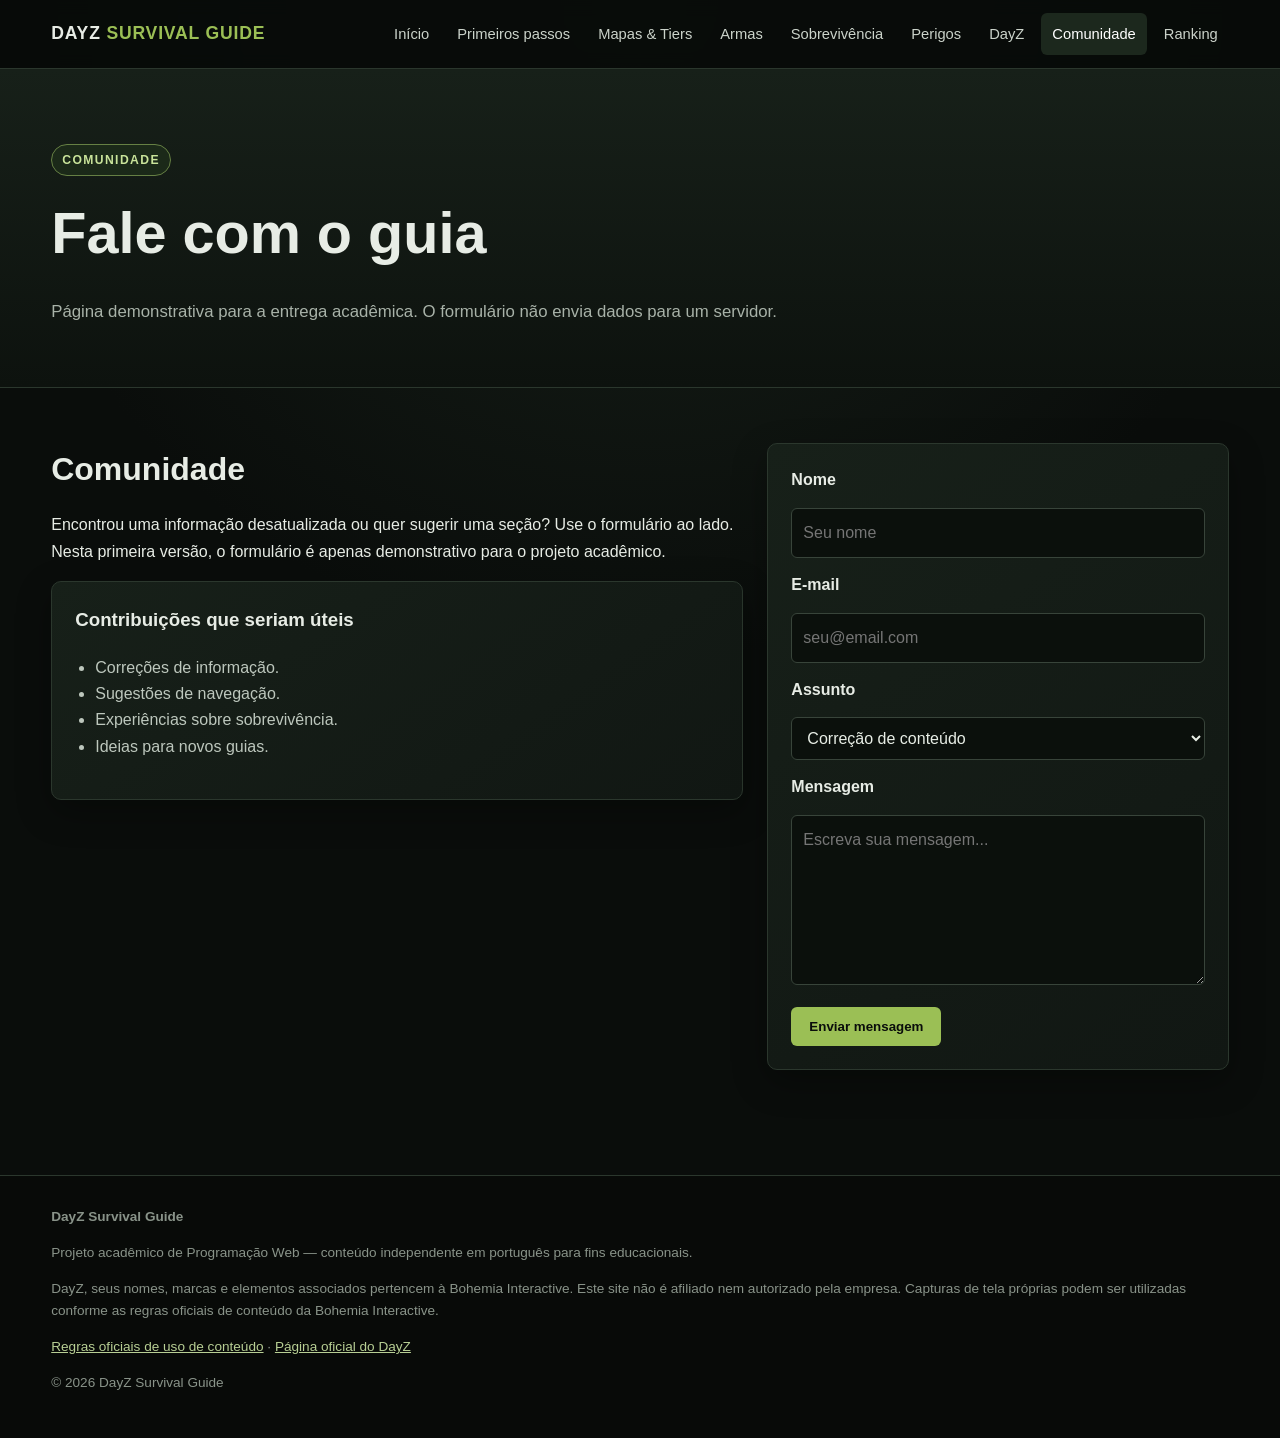
<file: contato.html>
<!doctype html>
<html lang="pt-BR">
<head>
<meta charset="utf-8"/>
<meta content="width=device-width,initial-scale=1" name="viewport"/>
<meta content="Guia independente de DayZ em portugu&ecirc;s: sobreviv&ecirc;ncia, mapas, tiers, armas e estrat&eacute;gias." name="description"/>
<title>Comunidade | DayZ Survival Guide</title>
<link href="css/style.css" rel="stylesheet"/>
</head>
<body>
<header class="site-header">
<div class="container nav">
<a class="brand" href="index.html">DAYZ <span>SURVIVAL GUIDE</span></a>
<nav aria-label="Menu principal" class="menu">
<a href="index.html">In&iacute;cio</a>
<a href="primeiros-passos.html">Primeiros passos</a>
<a href="mapas.html">Mapas &amp; Tiers</a>
<a href="equipamentos.html">Armas</a>
<a href="sobrevivencia.html">Sobreviv&ecirc;ncia</a>
<a href="perigos.html">Perigos</a>
<a href="sobre.html">DayZ</a>
<a class="active" href="contato.html">Comunidade</a>
<a href="ranking.html">Ranking</a>
</nav>
</div>
</header>
<main id="conteudo-principal"><section class="page-head">
<div class="container">
<span class="eyebrow">COMUNIDADE</span>
<h1>Fale com o guia</h1>
<p>P&aacute;gina demonstrativa para a entrega acad&ecirc;mica. O formul&aacute;rio n&atilde;o envia dados para um servidor.</p>
</div>
</section><section class="section">
<div class="container two">
<div>
<h2>Comunidade</h2>
<p>
                        Encontrou uma informa&ccedil;&atilde;o desatualizada ou quer sugerir uma se&ccedil;&atilde;o? Use o formul&aacute;rio ao lado. Nesta primeira vers&atilde;o, o formul&aacute;rio &eacute; apenas demonstrativo para o projeto acad&ecirc;mico.
                    </p>
<div class="card">
<h3>Contribui&ccedil;&otilde;es que seriam &uacute;teis</h3>
<ul>
<li>Corre&ccedil;&otilde;es de informa&ccedil;&atilde;o.</li>
<li>Sugest&otilde;es de navega&ccedil;&atilde;o.</li>
<li>Experi&ecirc;ncias sobre sobreviv&ecirc;ncia.</li>
<li>Ideias para novos guias.</li>
</ul>
</div>
</div>
<form class="card form">
<label for="nome">Nome</label>
<input id="nome" placeholder="Seu nome" required=""/>
<label for="email">E-mail</label>
<input id="email" placeholder="seu@email.com" required="" type="email"/>
<label for="assunto">Assunto</label>
<select id="assunto"><option>Corre&ccedil;&atilde;o de conte&uacute;do</option><option>Sugest&atilde;o</option><option>D&uacute;vida</option><option>Outro</option></select>
<label for="msg">Mensagem</label>
<textarea id="msg" placeholder="Escreva sua mensagem..." required=""></textarea>
<button class="btn" type="submit">Enviar mensagem</button>
</form>
</div>
</section></main><footer class="footer">
<div class="container">
<strong>DayZ Survival Guide</strong>
<p>Projeto acad&ecirc;mico de Programa&ccedil;&atilde;o Web &mdash; conte&uacute;do independente em portugu&ecirc;s para fins educacionais.</p>
<p>
                    DayZ, seus nomes, marcas e elementos associados pertencem &agrave; Bohemia Interactive. Este site n&atilde;o &eacute; afiliado nem autorizado pela empresa. Capturas de tela pr&oacute;prias podem ser utilizadas conforme as regras oficiais de conte&uacute;do da Bohemia Interactive.
                </p>
<p>
<a href="https://www.bohemia.net/en/community/game-content-usage-rules" rel="noopener" target="_blank">Regras oficiais de uso de conte&uacute;do</a>
                    &middot;
                    <a href="https://www.bohemia.net/en/games/dayz" rel="noopener" target="_blank">P&aacute;gina oficial do DayZ</a>
</p>
<p>&copy; 2026 DayZ Survival Guide</p>
</div>
</footer>
<script defer="True" src="js/contato.js"></script></body>
</html>
</file>
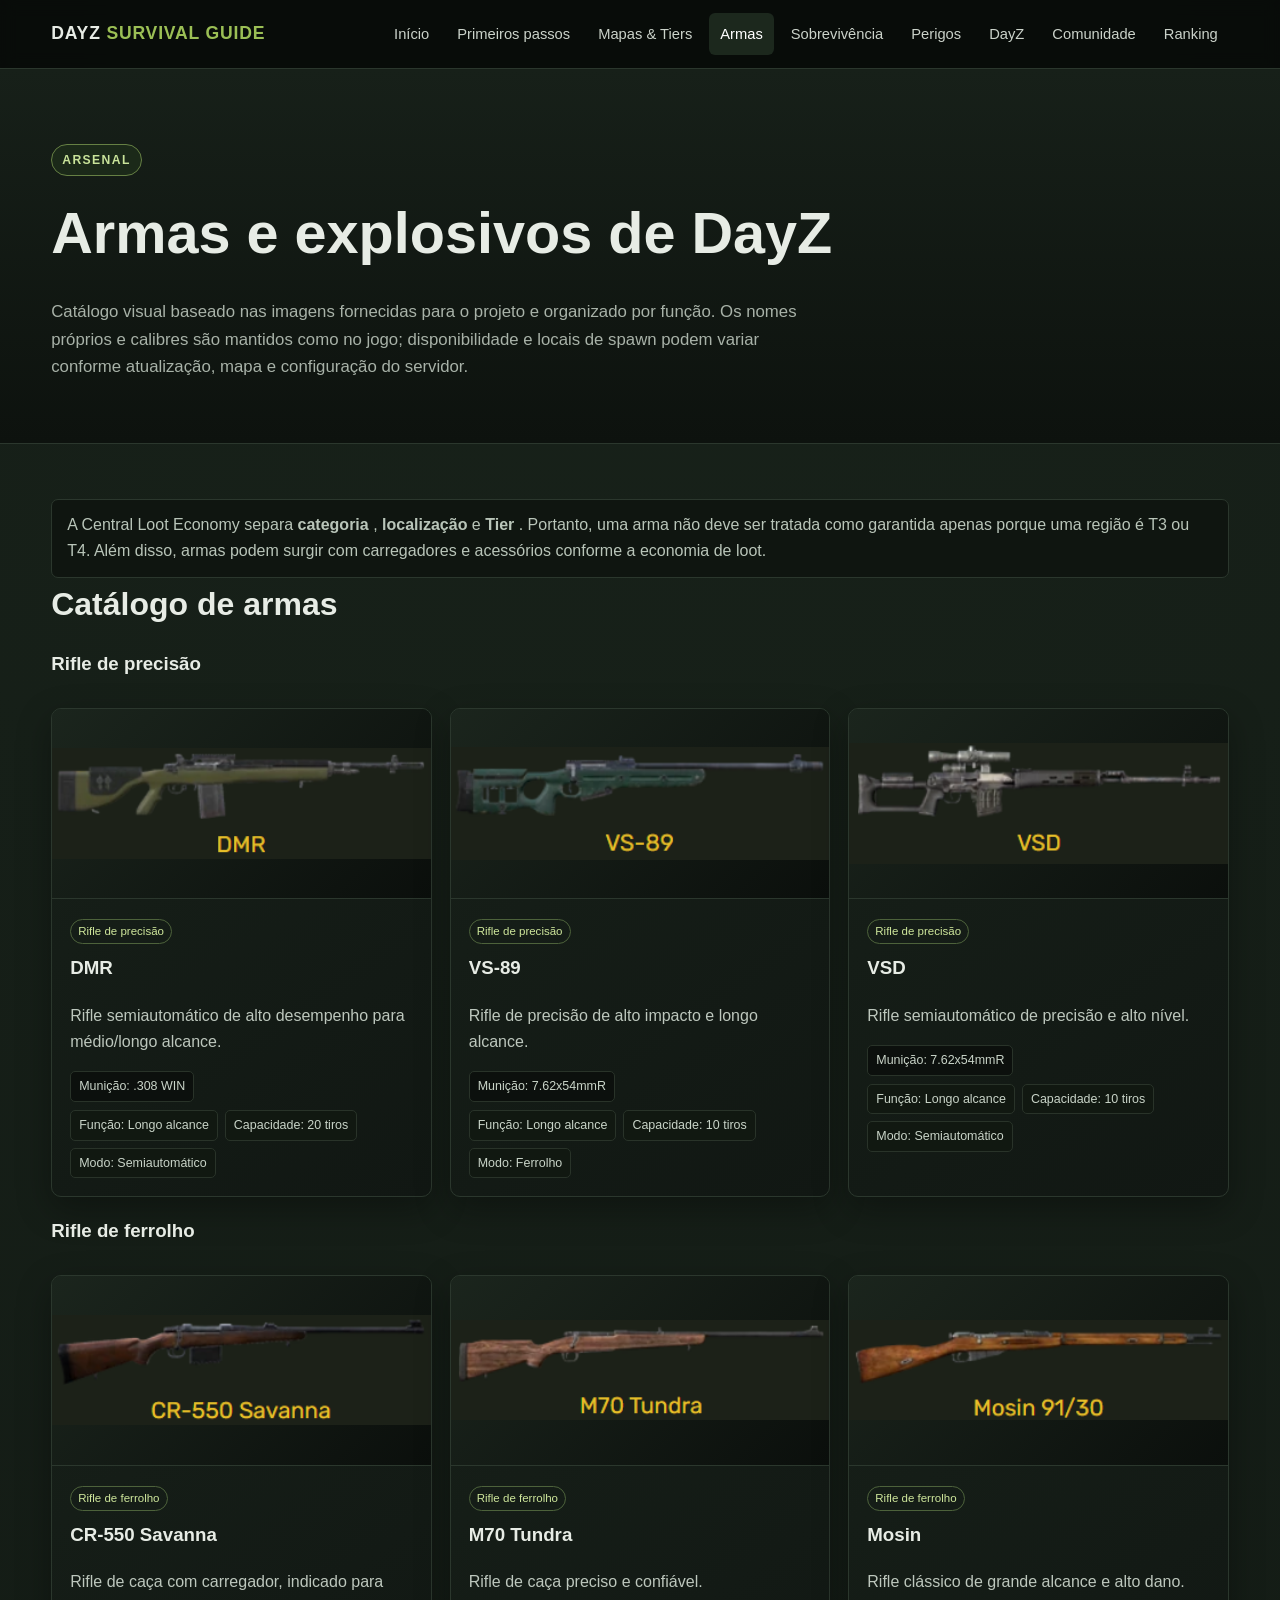
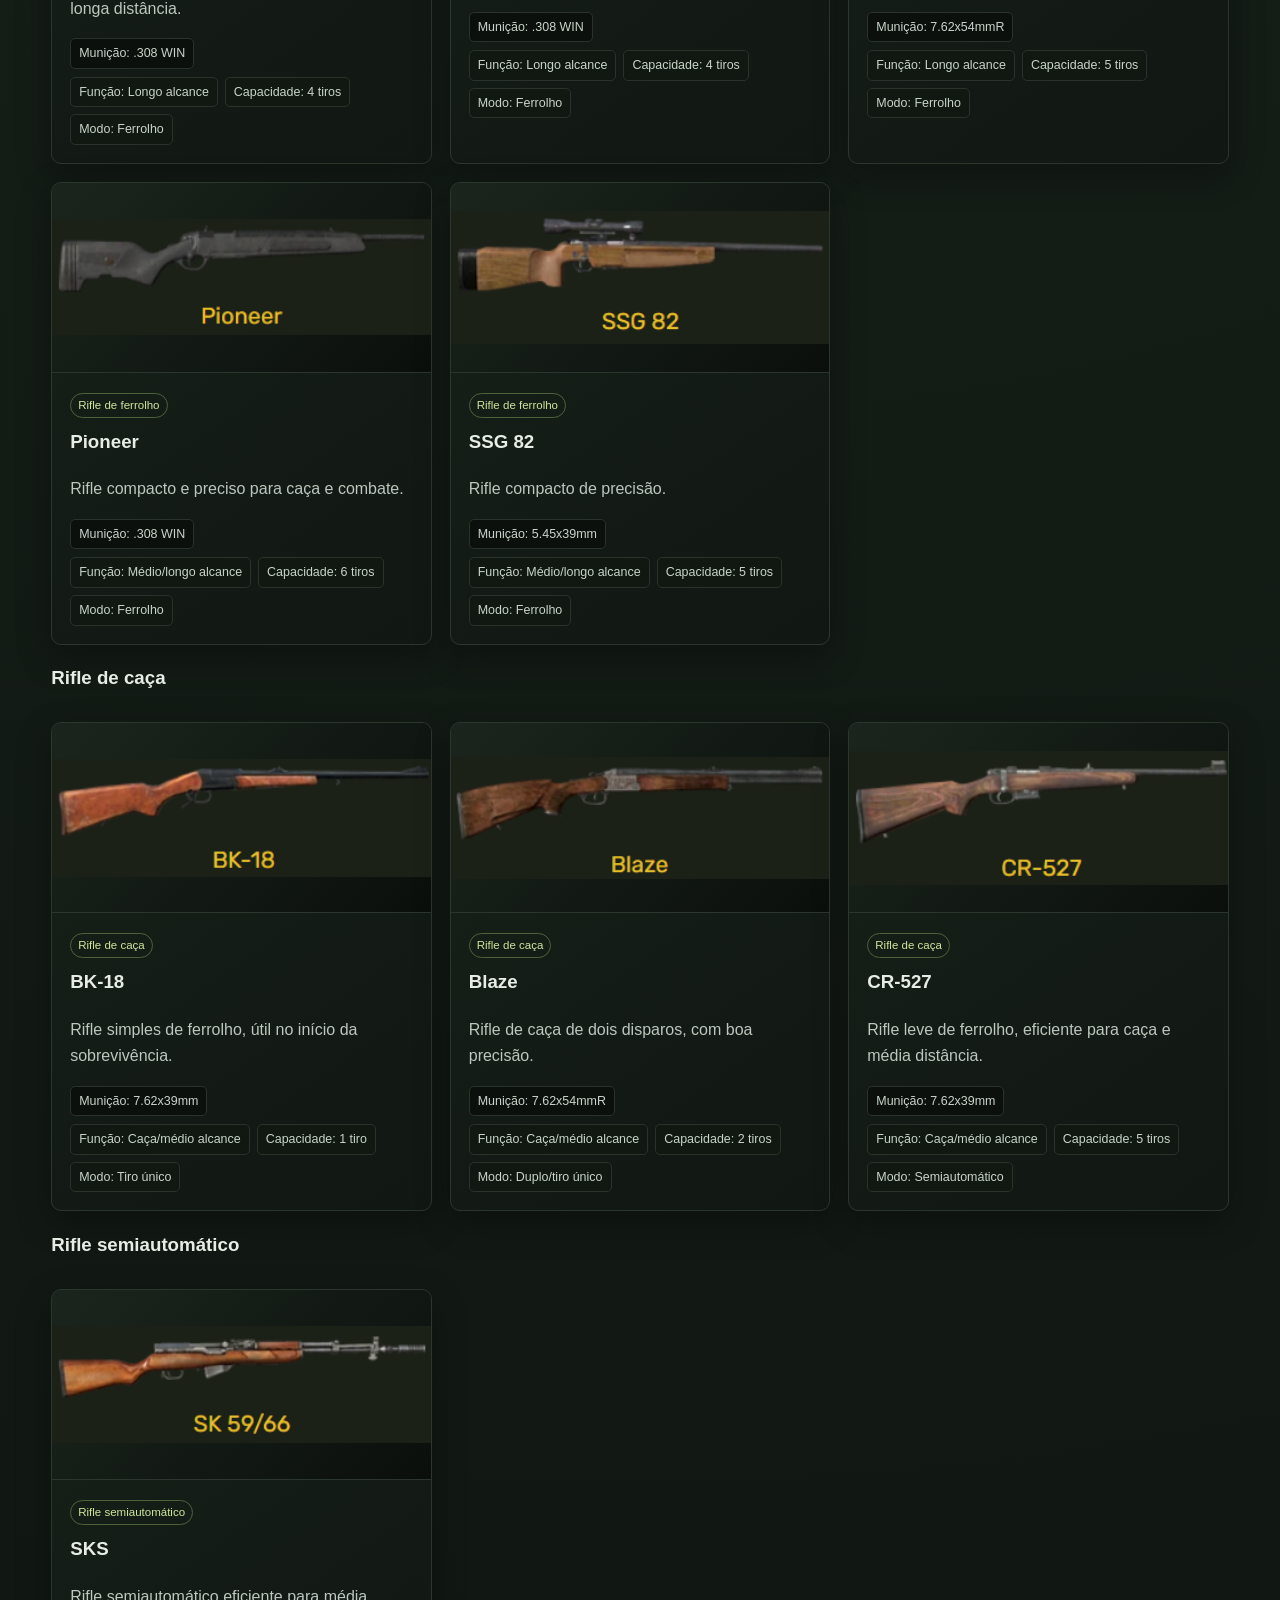
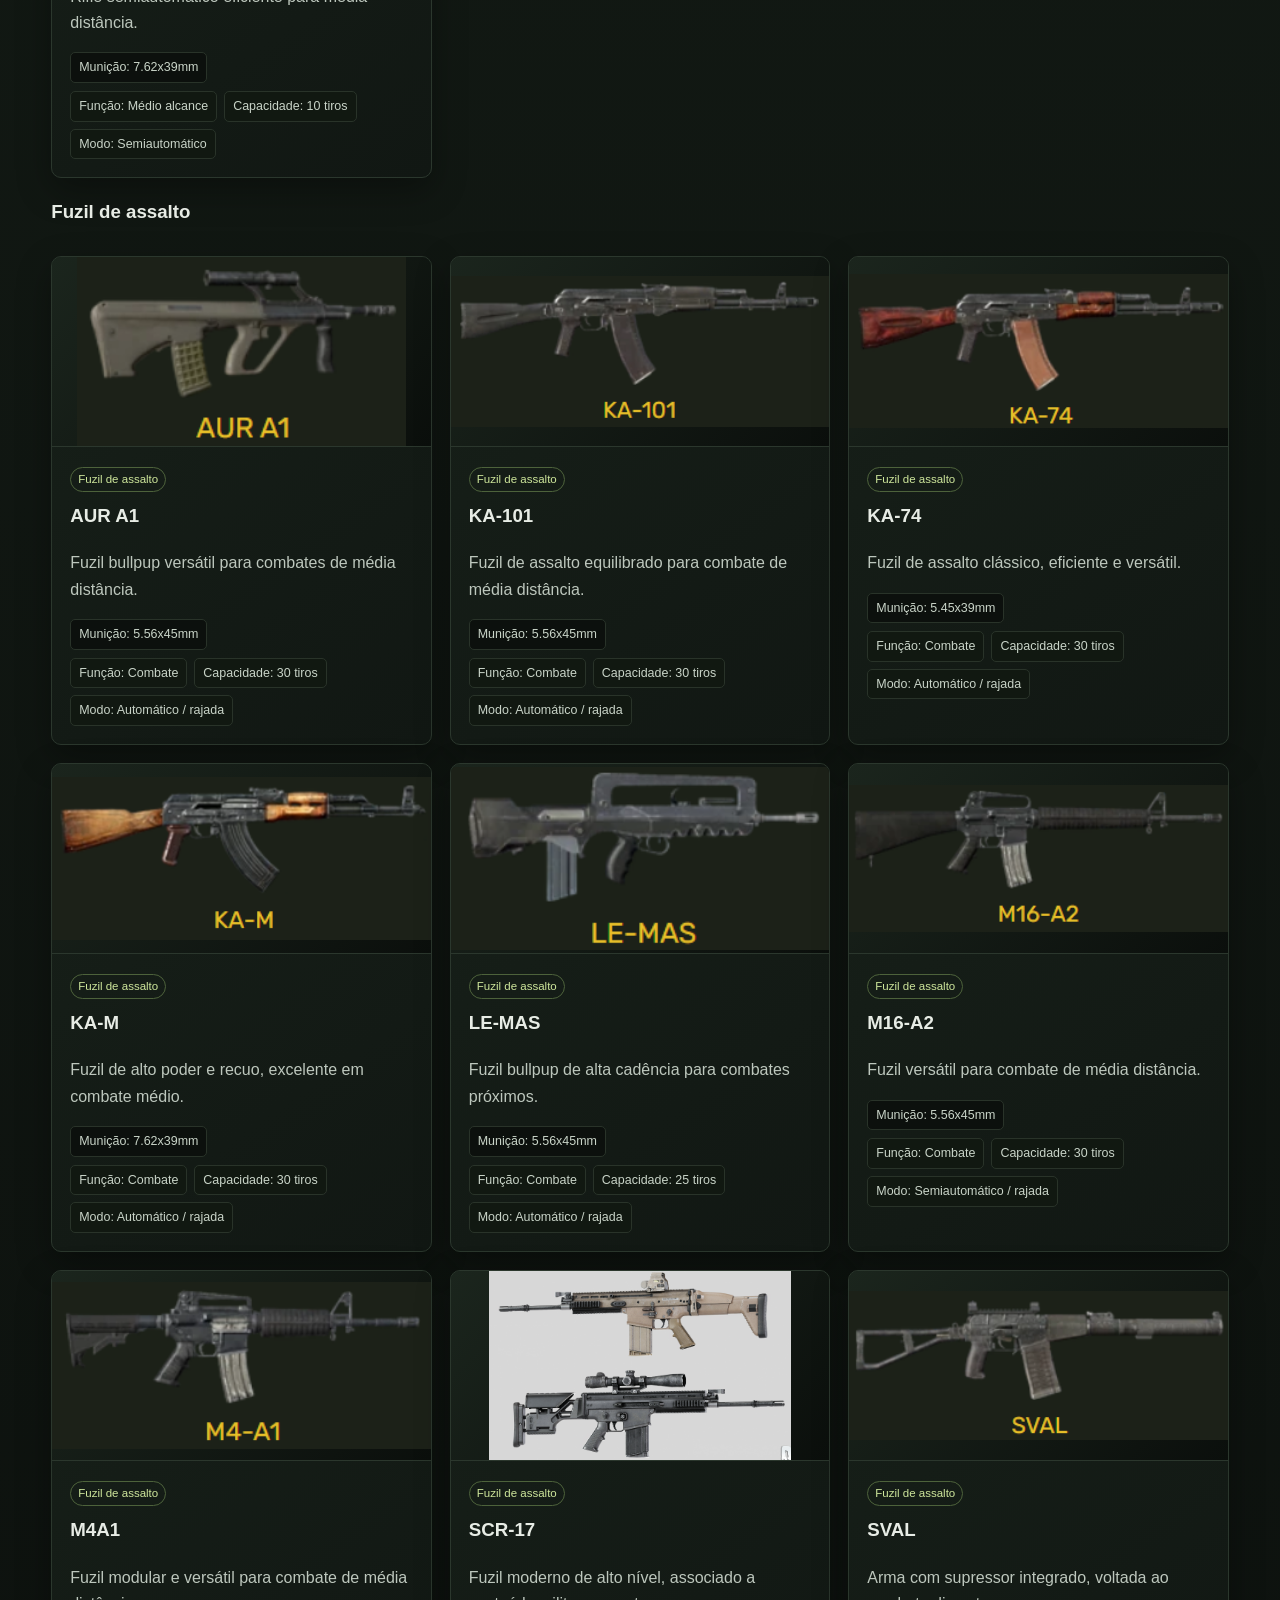
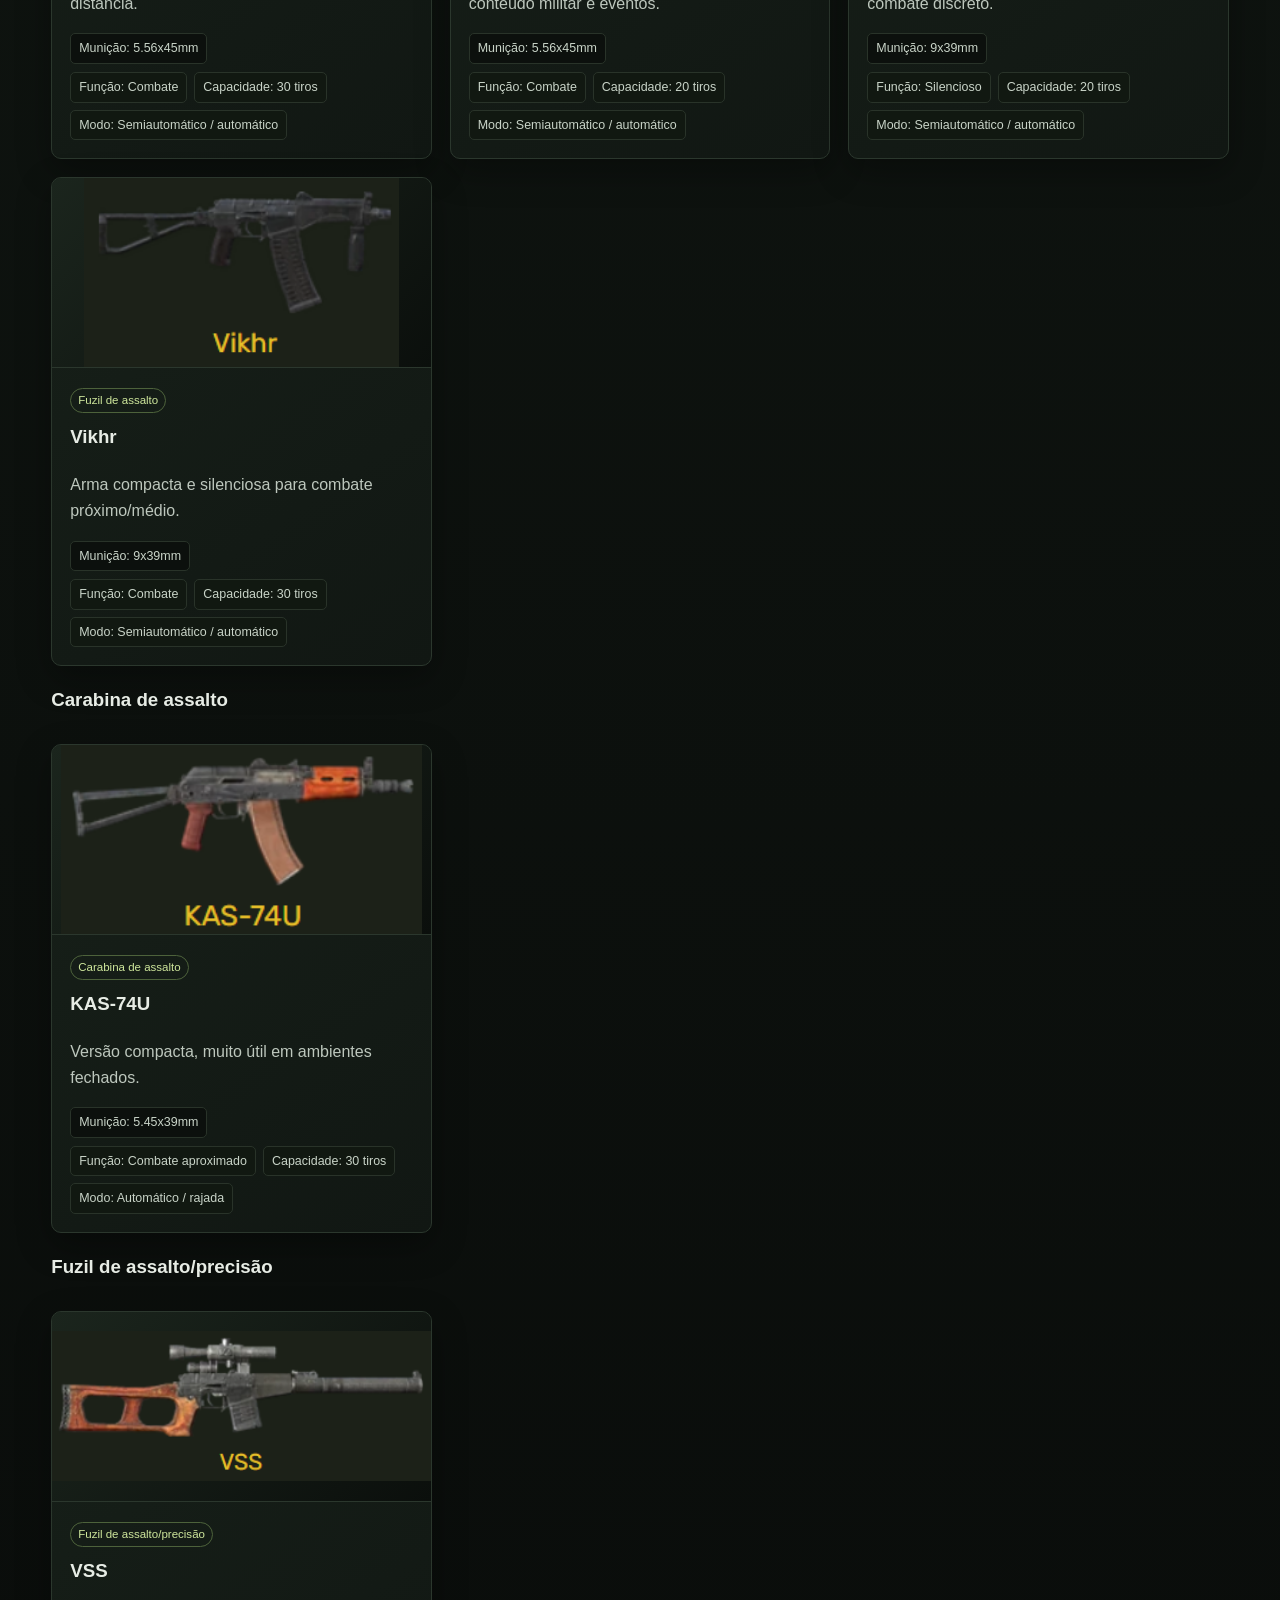
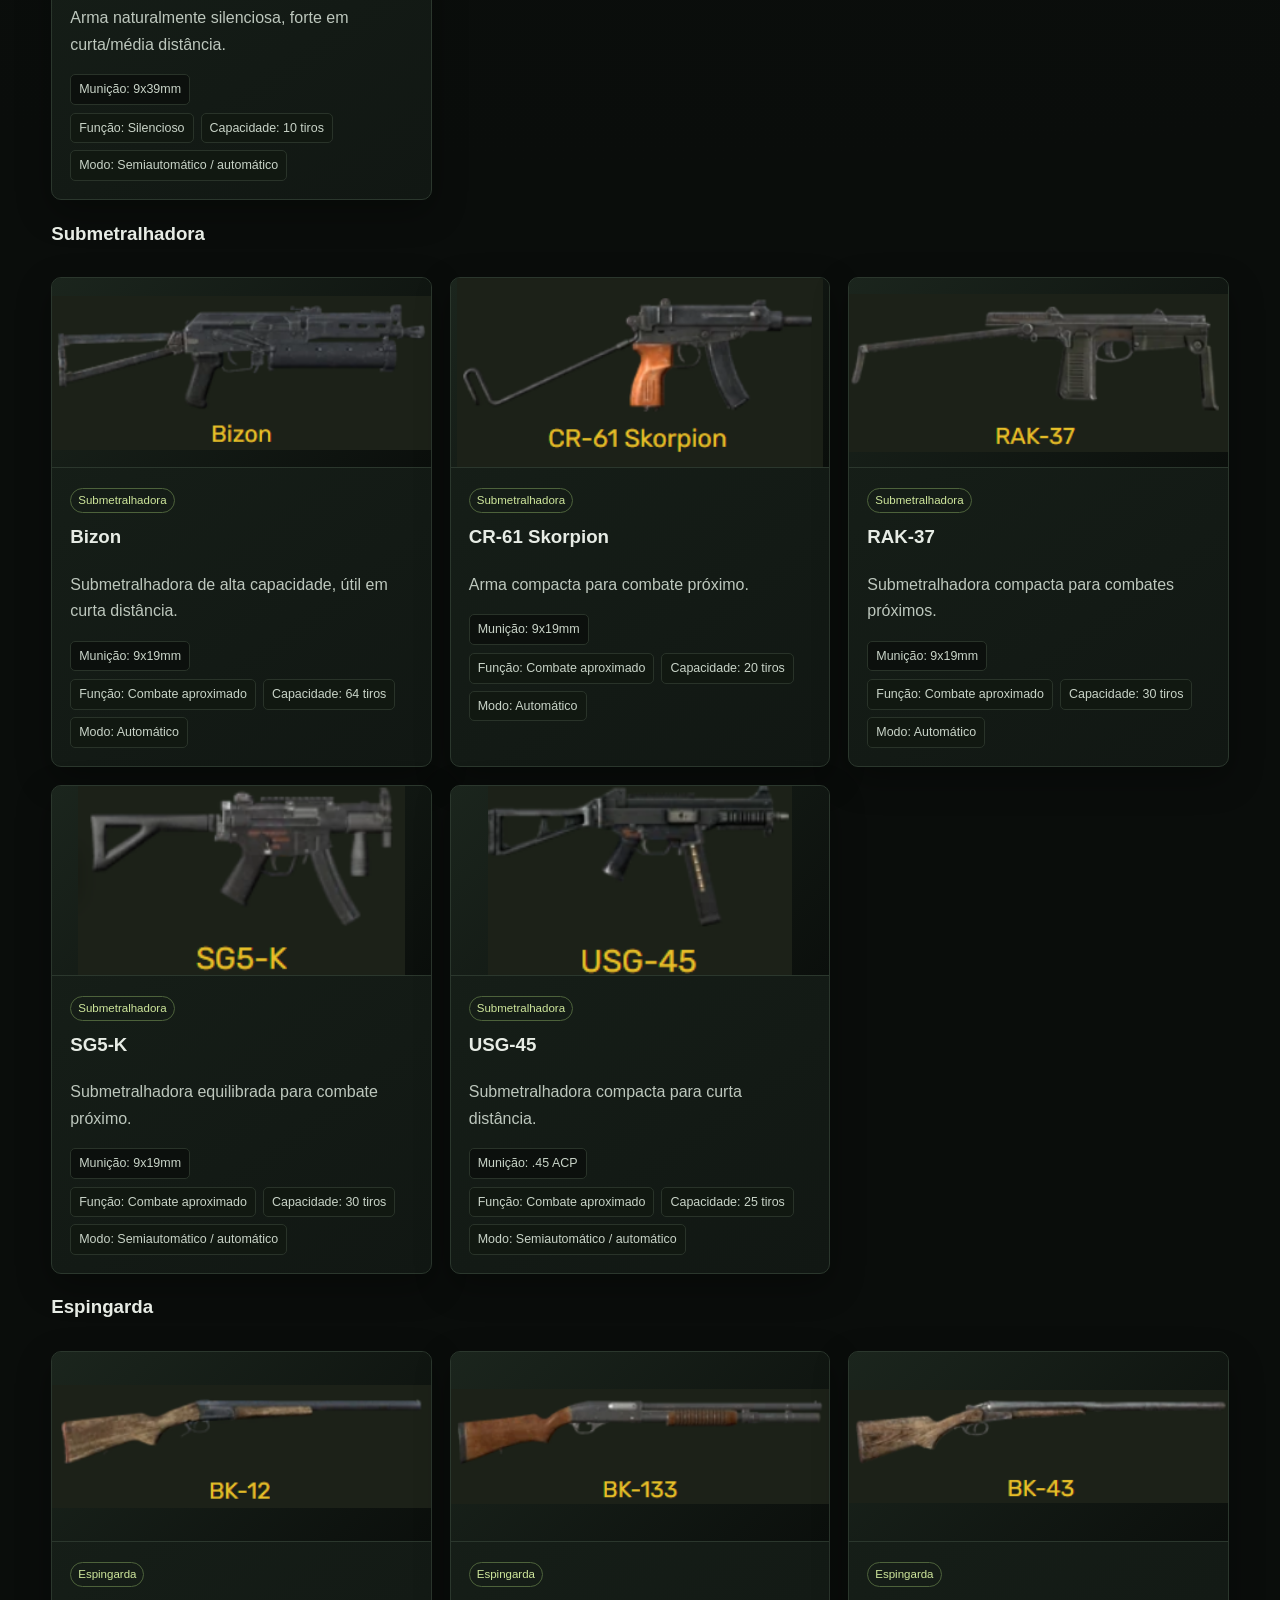
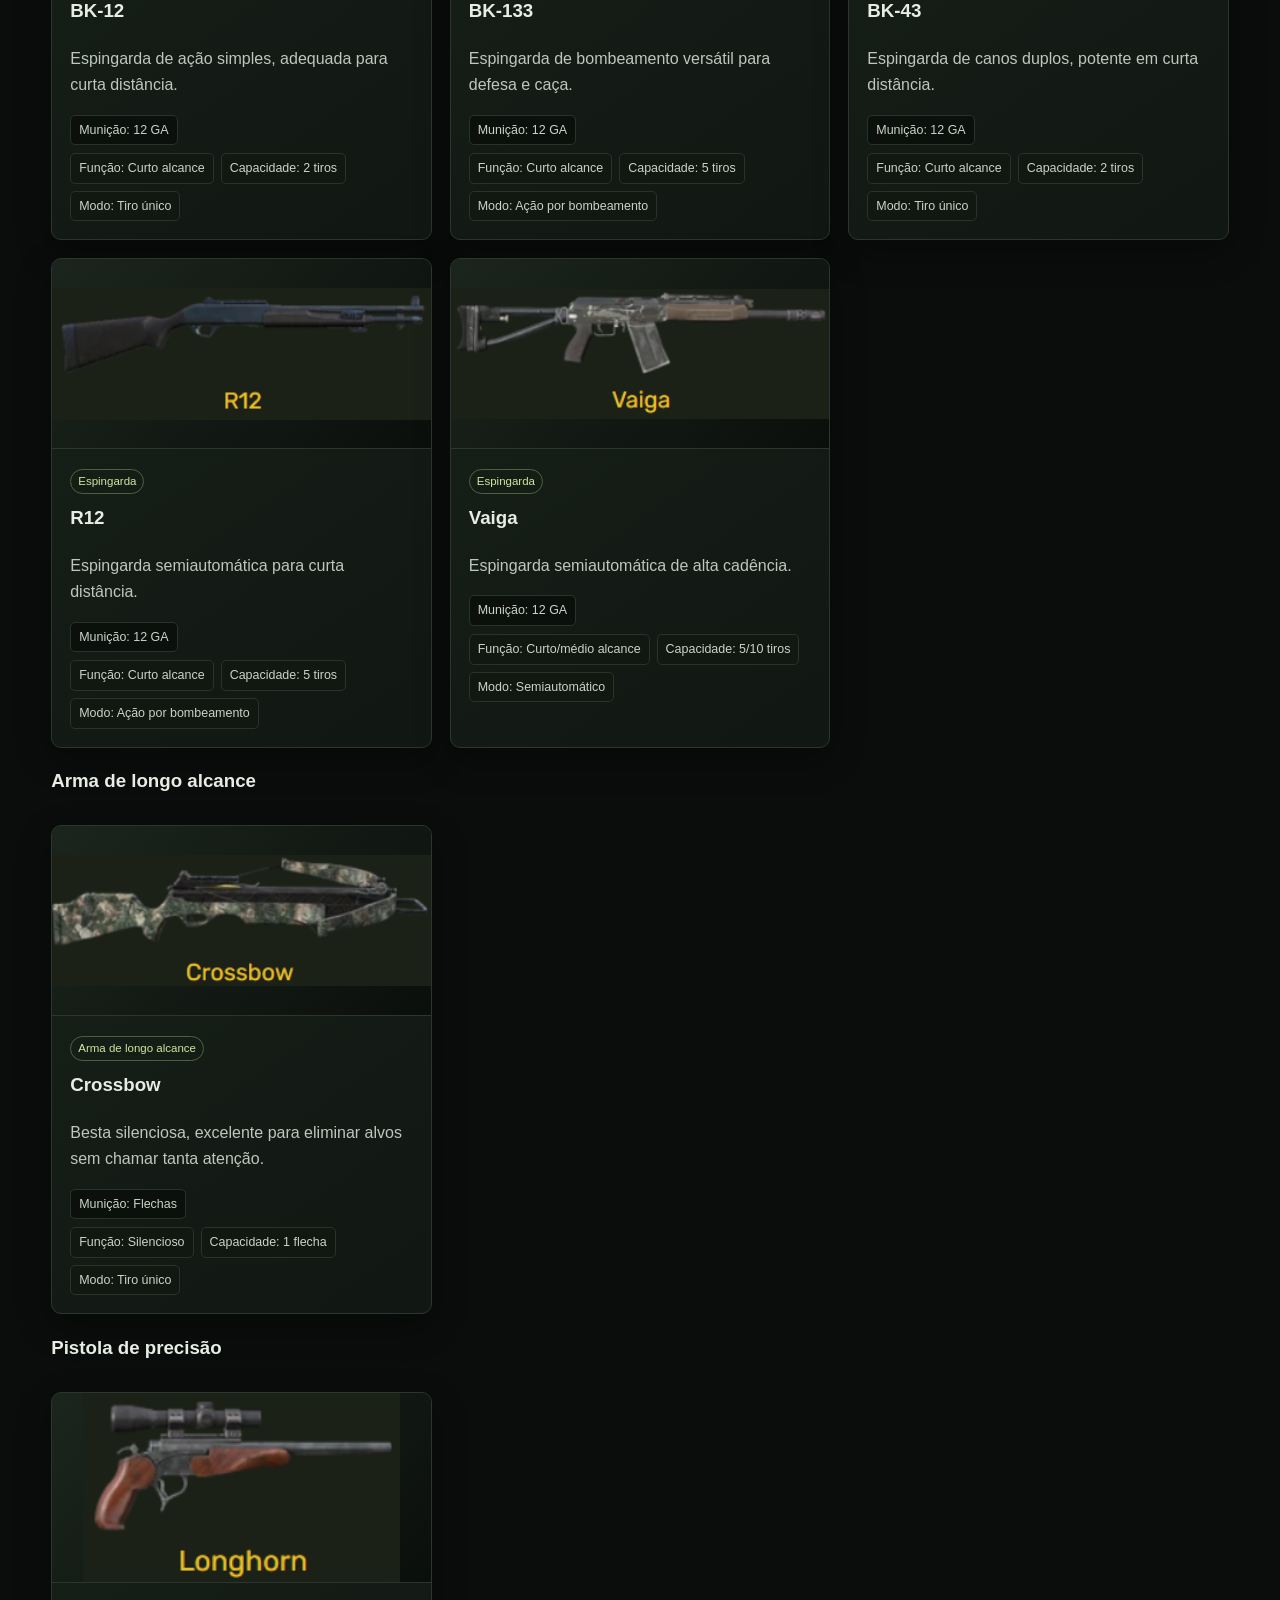
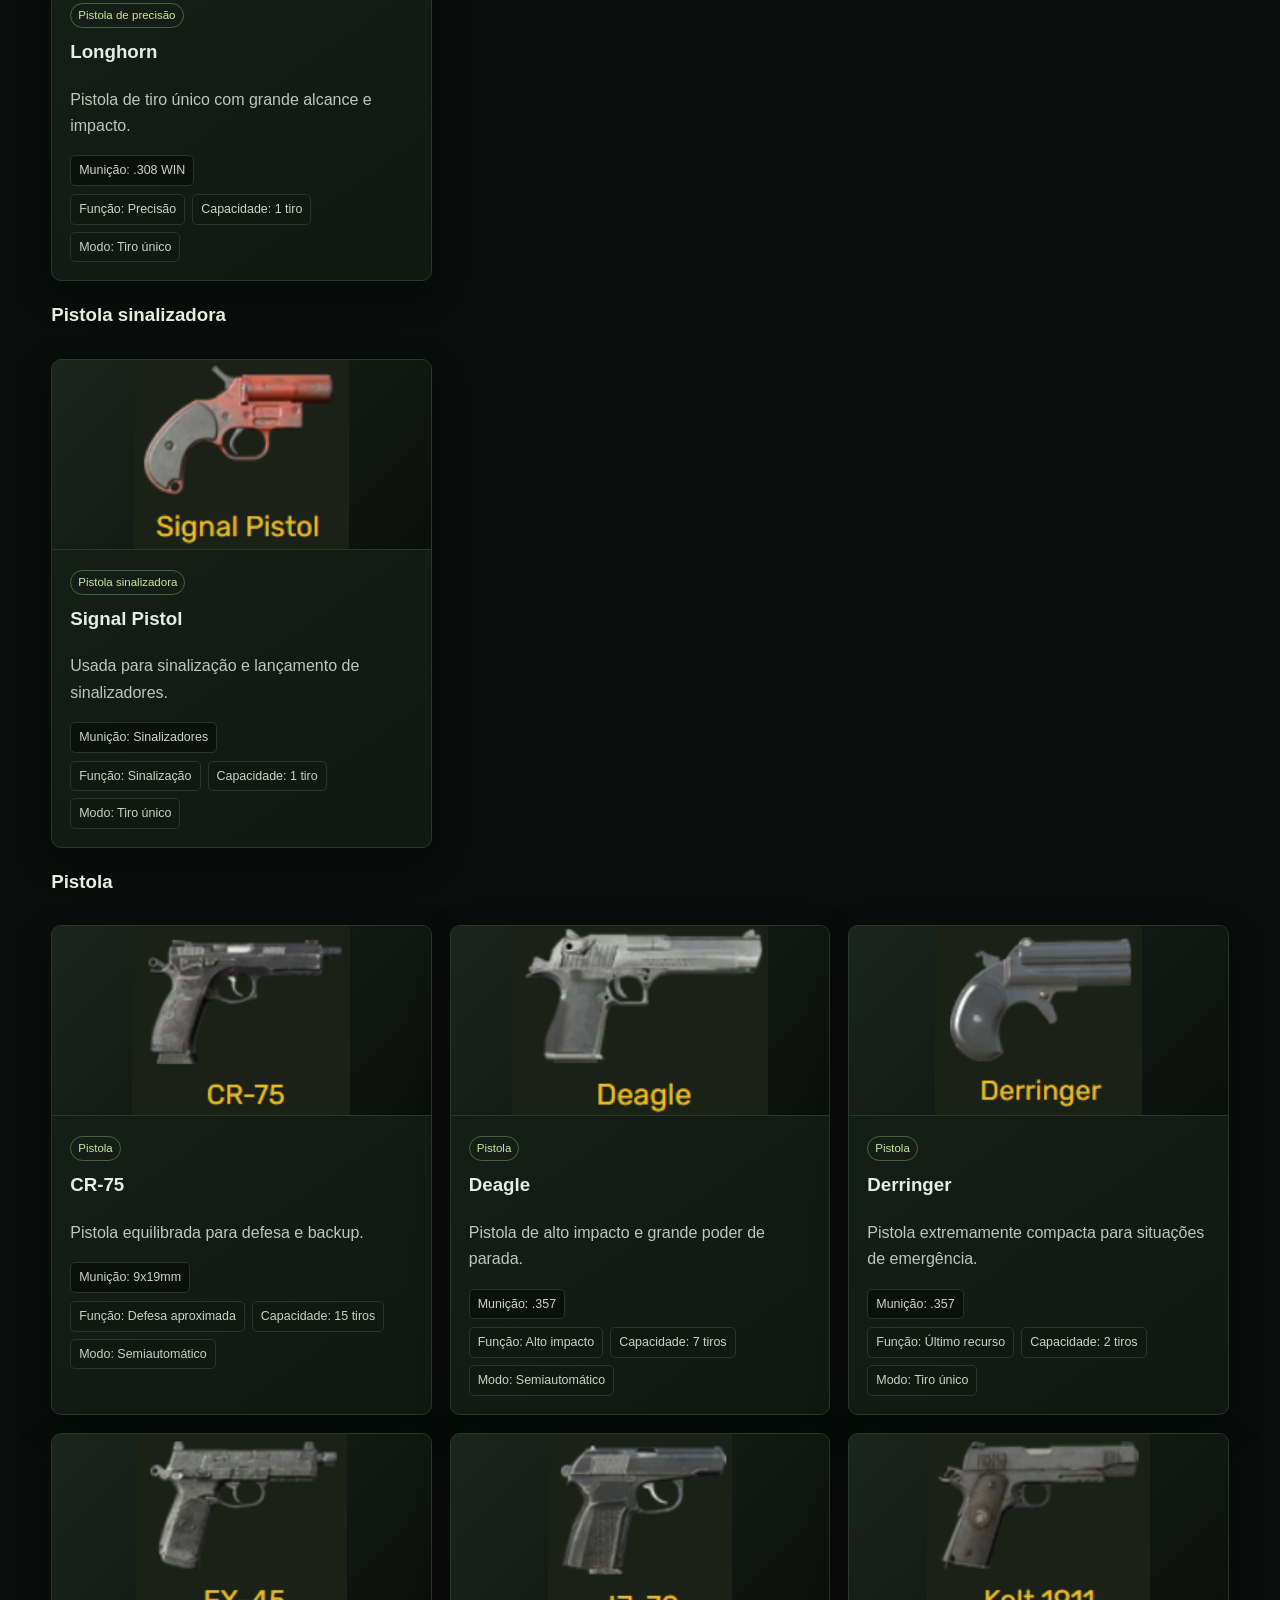
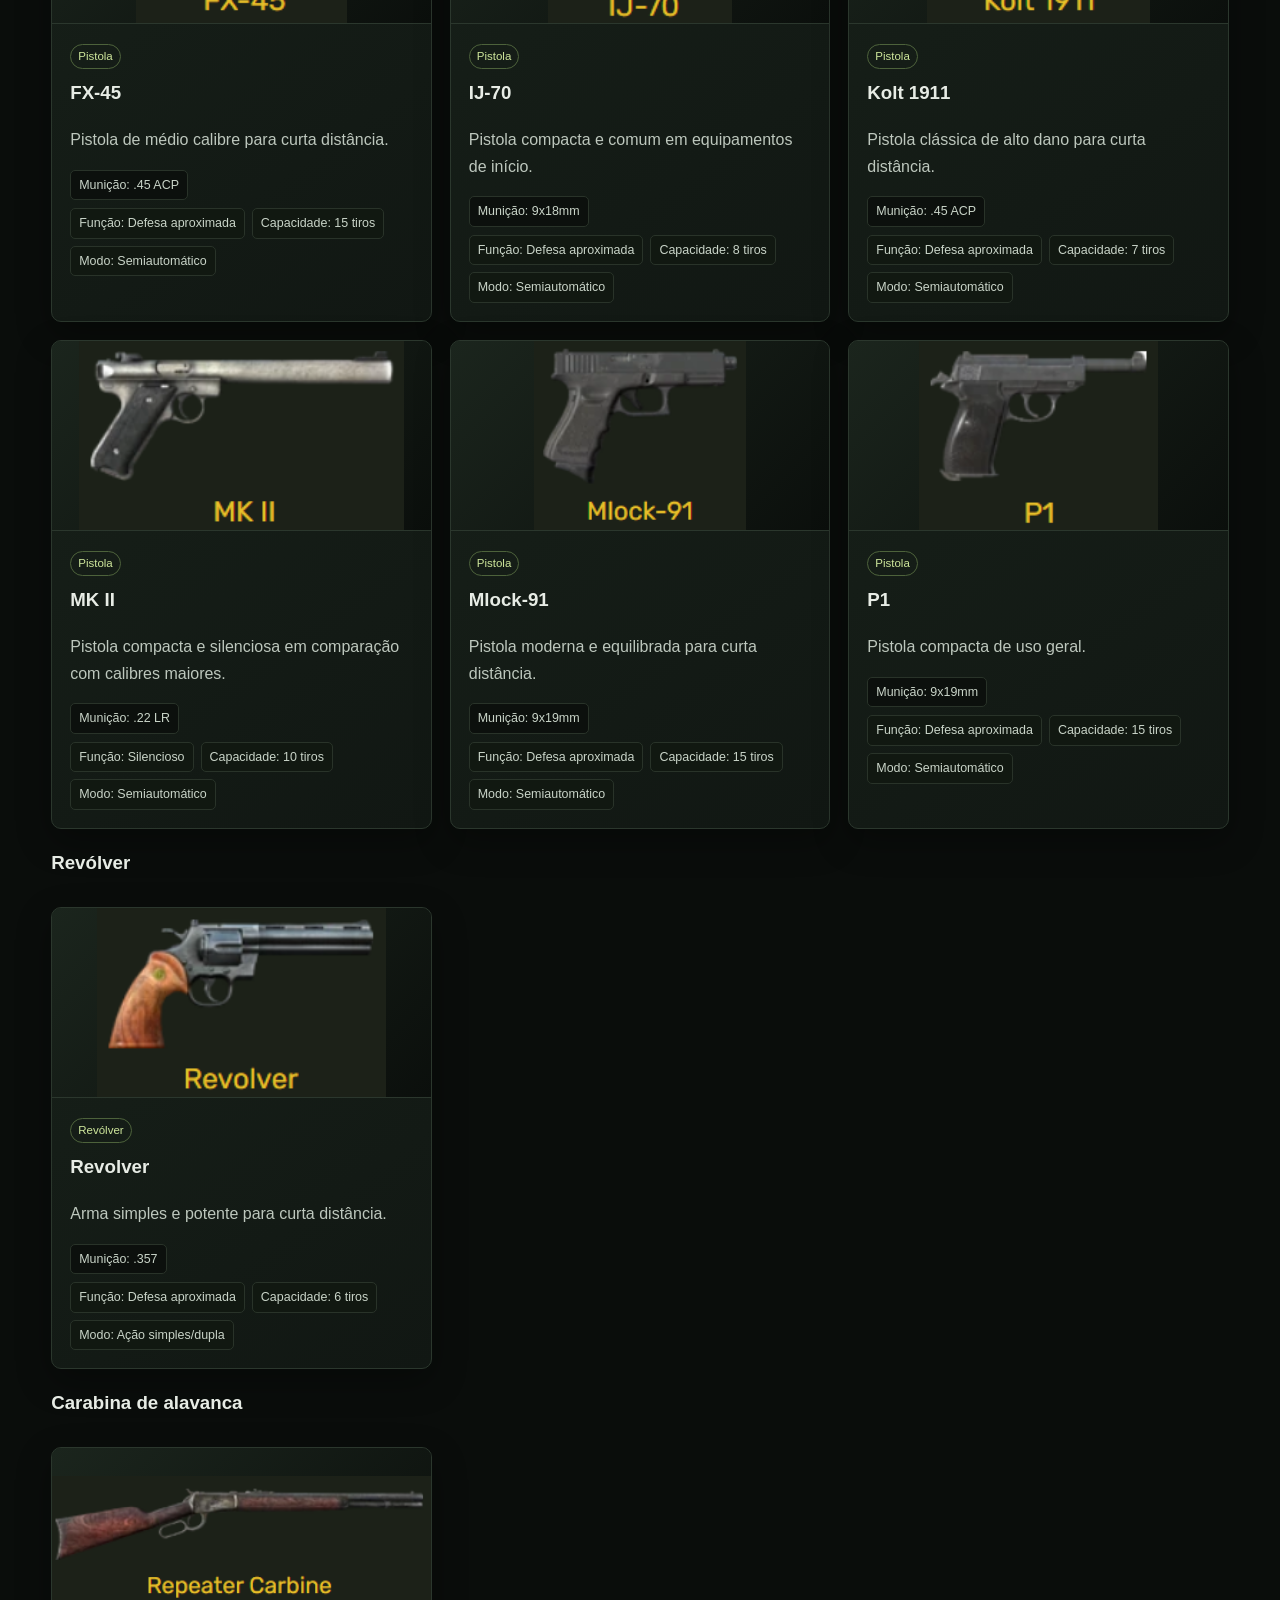
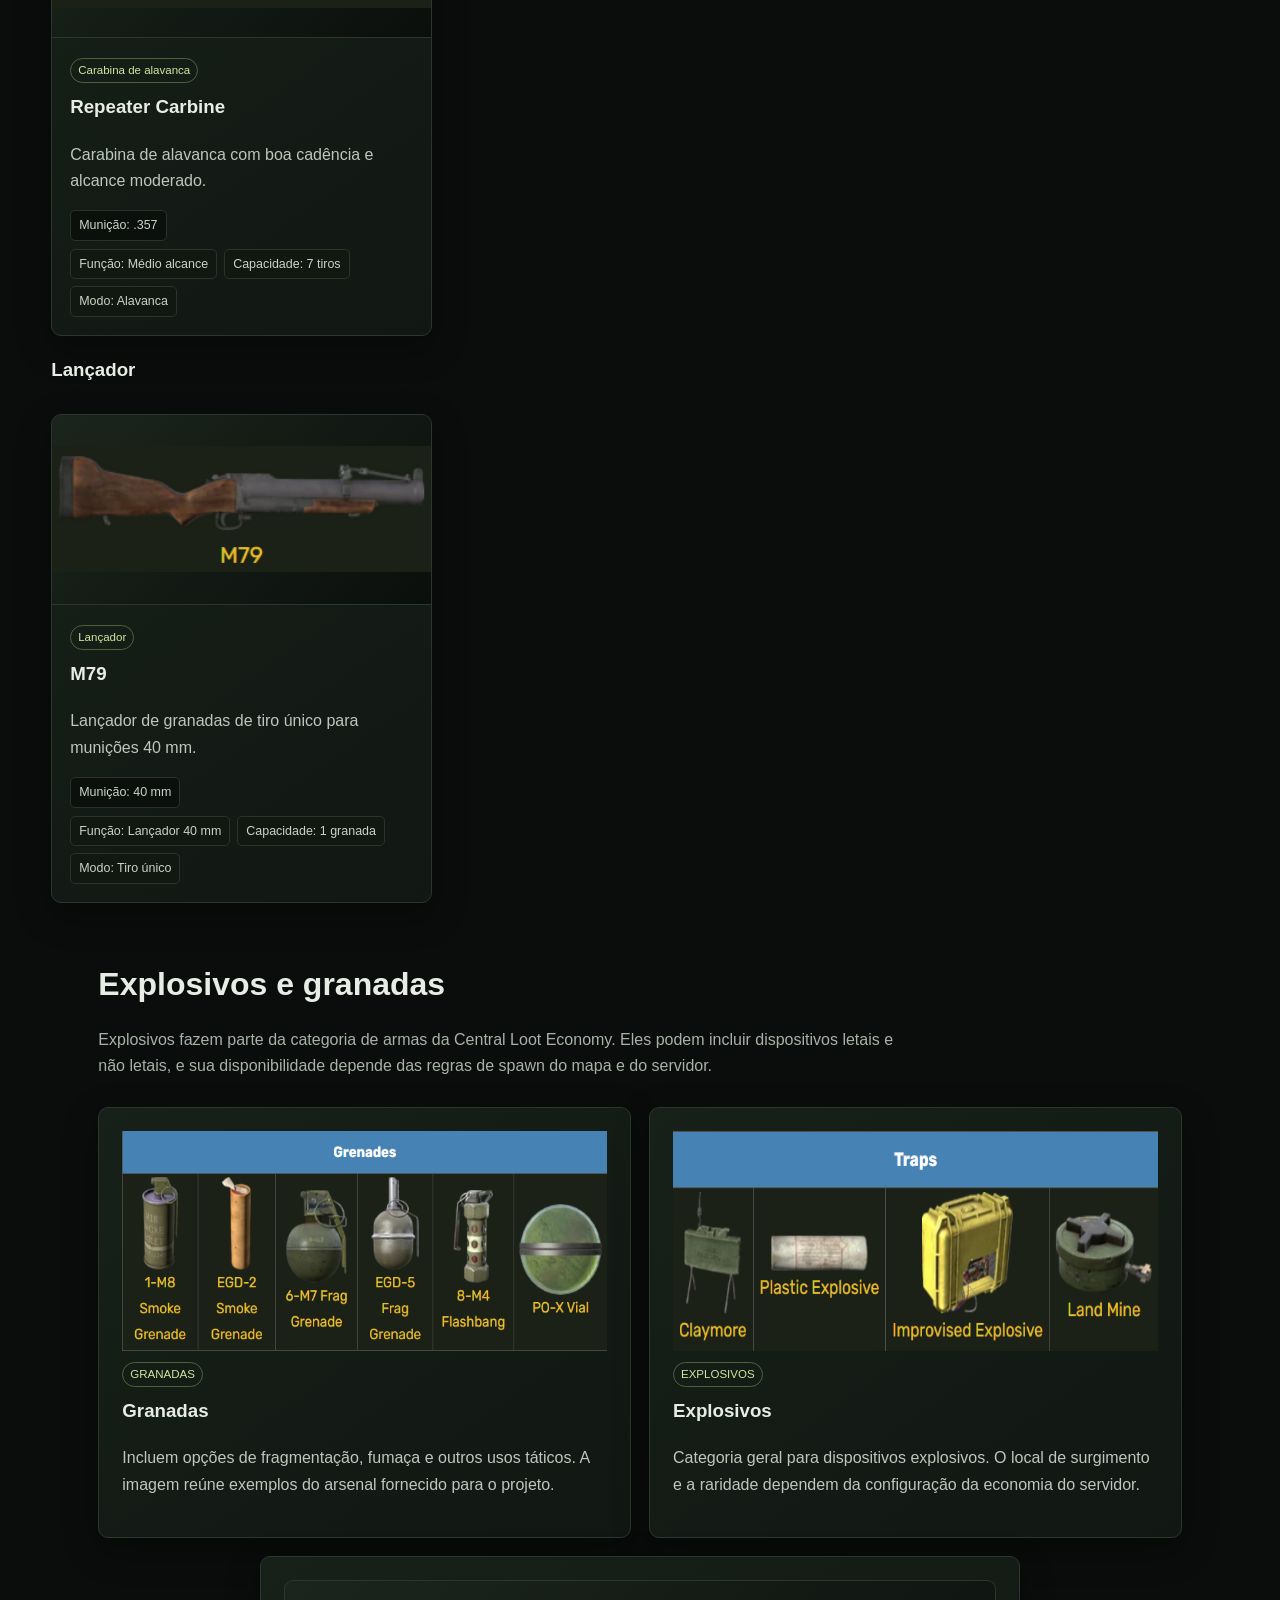
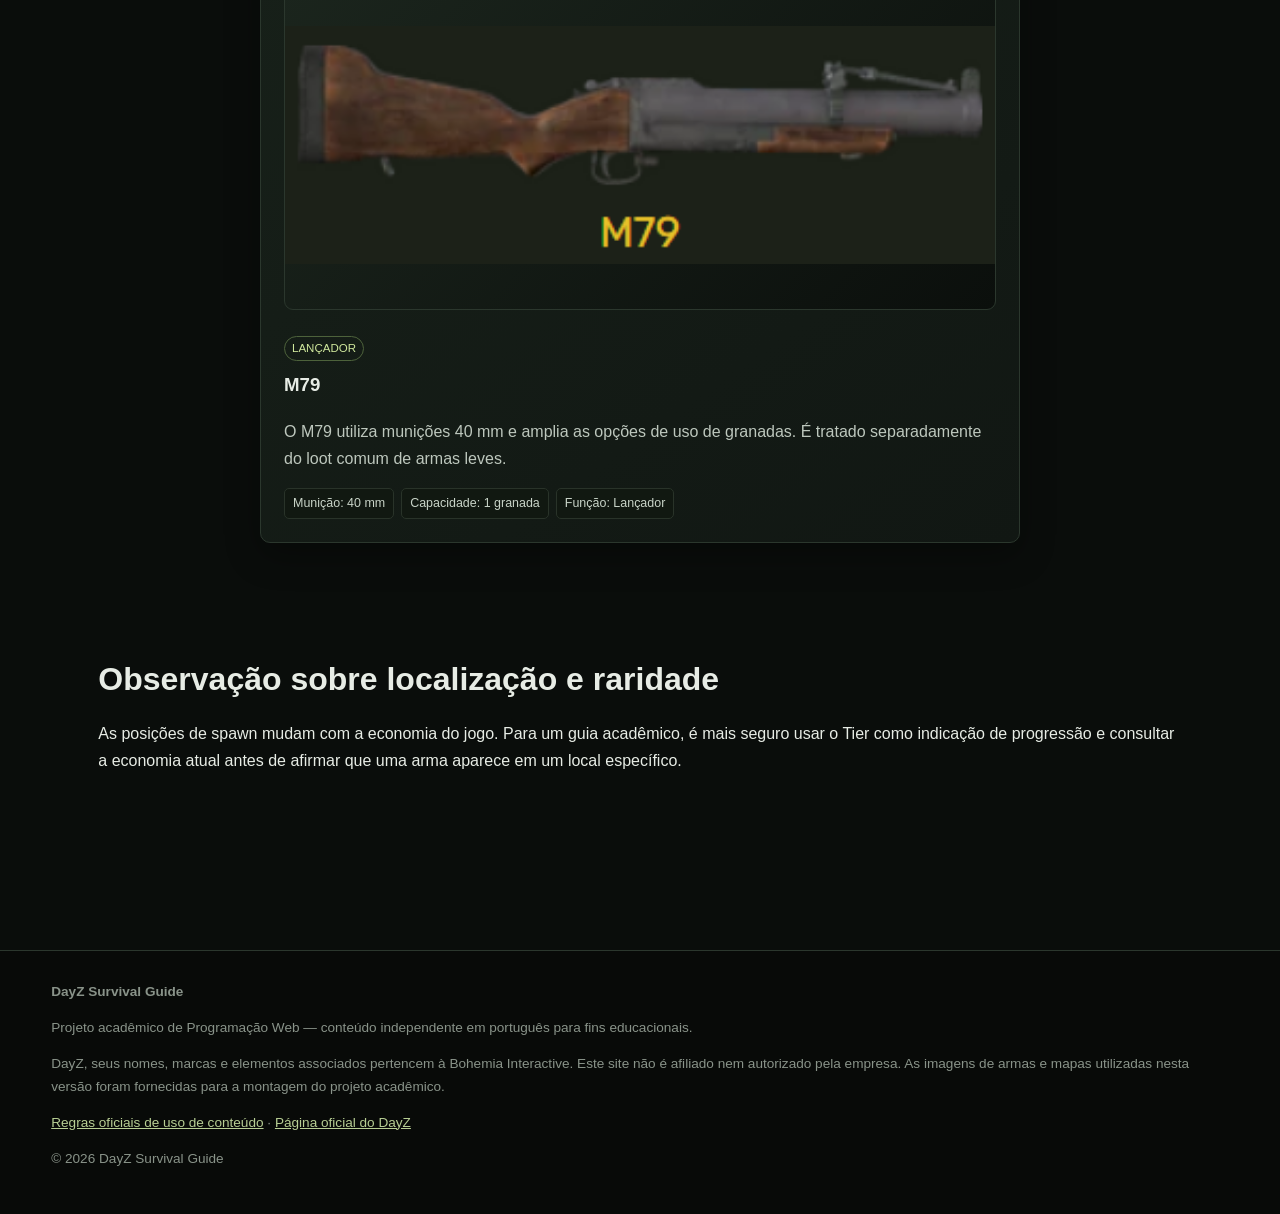
<file: equipamentos.html>
<!doctype html>
<html lang="pt-BR">
<head>
<meta charset="utf-8"/>
<meta content="width=device-width,initial-scale=1" name="viewport"/>
<meta content="Guia independente de DayZ em portugu&ecirc;s: arsenal, armas, explosivos e estrat&eacute;gias de sobreviv&ecirc;ncia." name="description"/>
<title>Armas e Explosivos | DayZ Survival Guide</title>
<link href="css/style.css" rel="stylesheet"/>
</head>
<body>
<header class="site-header">
<div class="container nav">
<a class="brand" href="index.html">DAYZ <span>SURVIVAL GUIDE</span></a>
<nav aria-label="Menu principal" class="menu">
<a href="index.html">In&iacute;cio</a>
<a href="primeiros-passos.html">Primeiros passos</a>
<a href="mapas.html">Mapas &amp; Tiers</a>
<a class="active" href="equipamentos.html">Armas</a>
<a href="sobrevivencia.html">Sobreviv&ecirc;ncia</a>
<a href="perigos.html">Perigos</a>
<a href="sobre.html">DayZ</a>
<a href="contato.html">Comunidade</a>
<a href="ranking.html">Ranking</a>
</nav>
</div>
</header>


<main id="conteudo-principal"><section class="page-head">
<div class="container">
<span class="eyebrow">ARSENAL</span>
<h1>Armas e explosivos de DayZ</h1>
<p>
                    Cat&aacute;logo visual baseado nas imagens fornecidas para o projeto e organizado por fun&ccedil;&atilde;o. Os nomes pr&oacute;prios e calibres s&atilde;o mantidos como no jogo; disponibilidade e locais de spawn podem variar conforme atualiza&ccedil;&atilde;o, mapa e configura&ccedil;&atilde;o do servidor.
                </p>
</div>
</section><section class="section">
<div class="container">
<div class="search-note">
                    A Central Loot Economy separa
                    <strong>categoria</strong>
                    ,
                    <strong>localiza&ccedil;&atilde;o</strong>
                    e
                    <strong>Tier</strong>
                    . Portanto, uma arma n&atilde;o deve ser tratada como garantida apenas porque uma regi&atilde;o &eacute; T3 ou T4. Al&eacute;m disso, armas podem surgir com carregadores e acess&oacute;rios conforme a economia de loot.
                </div>
<h2>Cat&aacute;logo de armas</h2>
<h3 class="subhead">Rifle de precis&atilde;o</h3>
<div class="weapon-grid">
<article class="card weapon-card">
<img alt="DMR" loading="lazy" src="imagens/Equipamentos/DMR.png"/>
<div class="weapon-body">
<span class="tag">Rifle de precis&atilde;o</span>
<h3>DMR</h3>
<p>Rifle semiautom&aacute;tico de alto desempenho para m&eacute;dio/longo alcance.</p>
<div class="statline"><span class="stat">Muni&ccedil;&atilde;o: .308 WIN</span></div>
<div class="weapon-extra">
<span class="stat">Fun&ccedil;&atilde;o: Longo alcance</span>
<span class="stat">Capacidade: 20 tiros</span>
<span class="stat">Modo: Semiautom&aacute;tico</span>
</div>
</div>
</article>
<article class="card weapon-card">
<img alt="VS-89" loading="lazy" src="imagens/Equipamentos/VS-89.png"/>
<div class="weapon-body">
<span class="tag">Rifle de precis&atilde;o</span>
<h3>VS-89</h3>
<p>Rifle de precis&atilde;o de alto impacto e longo alcance.</p>
<div class="statline"><span class="stat">Muni&ccedil;&atilde;o: 7.62x54mmR</span></div>
<div class="weapon-extra">
<span class="stat">Fun&ccedil;&atilde;o: Longo alcance</span>
<span class="stat">Capacidade: 10 tiros</span>
<span class="stat">Modo: Ferrolho</span>
</div>
</div>
</article>
<article class="card weapon-card">
<img alt="VSD" loading="lazy" src="imagens/Equipamentos/VSD.png"/>
<div class="weapon-body">
<span class="tag">Rifle de precis&atilde;o</span>
<h3>VSD</h3>
<p>Rifle semiautom&aacute;tico de precis&atilde;o e alto n&iacute;vel.</p>
<div class="statline"><span class="stat">Muni&ccedil;&atilde;o: 7.62x54mmR</span></div>
<div class="weapon-extra">
<span class="stat">Fun&ccedil;&atilde;o: Longo alcance</span>
<span class="stat">Capacidade: 10 tiros</span>
<span class="stat">Modo: Semiautom&aacute;tico</span>
</div>
</div>
</article>
</div>
<h3 class="subhead">Rifle de ferrolho</h3>
<div class="weapon-grid">
<article class="card weapon-card">
<img alt="CR-550 Savanna" loading="lazy" src="imagens/Equipamentos/CR-550 Savanna.png"/>
<div class="weapon-body">
<span class="tag">Rifle de ferrolho</span>
<h3>CR-550 Savanna</h3>
<p>Rifle de ca&ccedil;a com carregador, indicado para longa dist&acirc;ncia.</p>
<div class="statline"><span class="stat">Muni&ccedil;&atilde;o: .308 WIN</span></div>
<div class="weapon-extra">
<span class="stat">Fun&ccedil;&atilde;o: Longo alcance</span>
<span class="stat">Capacidade: 4 tiros</span>
<span class="stat">Modo: Ferrolho</span>
</div>
</div>
</article>
<article class="card weapon-card">
<img alt="M70 Tundra" loading="lazy" src="imagens/Equipamentos/M70 Tundra.png"/>
<div class="weapon-body">
<span class="tag">Rifle de ferrolho</span>
<h3>M70 Tundra</h3>
<p>Rifle de ca&ccedil;a preciso e confi&aacute;vel.</p>
<div class="statline"><span class="stat">Muni&ccedil;&atilde;o: .308 WIN</span></div>
<div class="weapon-extra">
<span class="stat">Fun&ccedil;&atilde;o: Longo alcance</span>
<span class="stat">Capacidade: 4 tiros</span>
<span class="stat">Modo: Ferrolho</span>
</div>
</div>
</article>
<article class="card weapon-card">
<img alt="Mosin" loading="lazy" src="imagens/Equipamentos/Mosin.png"/>
<div class="weapon-body">
<span class="tag">Rifle de ferrolho</span>
<h3>Mosin</h3>
<p>Rifle cl&aacute;ssico de grande alcance e alto dano.</p>
<div class="statline"><span class="stat">Muni&ccedil;&atilde;o: 7.62x54mmR</span></div>
<div class="weapon-extra">
<span class="stat">Fun&ccedil;&atilde;o: Longo alcance</span>
<span class="stat">Capacidade: 5 tiros</span>
<span class="stat">Modo: Ferrolho</span>
</div>
</div>
</article>
<article class="card weapon-card">
<img alt="Pioneer" loading="lazy" src="imagens/Equipamentos/Pioneer.png"/>
<div class="weapon-body">
<span class="tag">Rifle de ferrolho</span>
<h3>Pioneer</h3>
<p>Rifle compacto e preciso para ca&ccedil;a e combate.</p>
<div class="statline"><span class="stat">Muni&ccedil;&atilde;o: .308 WIN</span></div>
<div class="weapon-extra">
<span class="stat">Fun&ccedil;&atilde;o: M&eacute;dio/longo alcance</span>
<span class="stat">Capacidade: 6 tiros</span>
<span class="stat">Modo: Ferrolho</span>
</div>
</div>
</article>
<article class="card weapon-card">
<img alt="SSG 82" loading="lazy" src="imagens/Equipamentos/SSG 82.png"/>
<div class="weapon-body">
<span class="tag">Rifle de ferrolho</span>
<h3>SSG 82</h3>
<p>Rifle compacto de precis&atilde;o.</p>
<div class="statline"><span class="stat">Muni&ccedil;&atilde;o: 5.45x39mm</span></div>
<div class="weapon-extra">
<span class="stat">Fun&ccedil;&atilde;o: M&eacute;dio/longo alcance</span>
<span class="stat">Capacidade: 5 tiros</span>
<span class="stat">Modo: Ferrolho</span>
</div>
</div>
</article>
</div>
<h3 class="subhead">Rifle de ca&ccedil;a</h3>
<div class="weapon-grid">
<article class="card weapon-card">
<img alt="BK-18" loading="lazy" src="imagens/Equipamentos/BK-18.png"/>
<div class="weapon-body">
<span class="tag">Rifle de ca&ccedil;a</span>
<h3>BK-18</h3>
<p>Rifle simples de ferrolho, &uacute;til no in&iacute;cio da sobreviv&ecirc;ncia.</p>
<div class="statline"><span class="stat">Muni&ccedil;&atilde;o: 7.62x39mm</span></div>
<div class="weapon-extra">
<span class="stat">Fun&ccedil;&atilde;o: Ca&ccedil;a/m&eacute;dio alcance</span>
<span class="stat">Capacidade: 1 tiro</span>
<span class="stat">Modo: Tiro &uacute;nico</span>
</div>
</div>
</article>
<article class="card weapon-card">
<img alt="Blaze" loading="lazy" src="imagens/Equipamentos/Blaze.png"/>
<div class="weapon-body">
<span class="tag">Rifle de ca&ccedil;a</span>
<h3>Blaze</h3>
<p>Rifle de ca&ccedil;a de dois disparos, com boa precis&atilde;o.</p>
<div class="statline"><span class="stat">Muni&ccedil;&atilde;o: 7.62x54mmR</span></div>
<div class="weapon-extra">
<span class="stat">Fun&ccedil;&atilde;o: Ca&ccedil;a/m&eacute;dio alcance</span>
<span class="stat">Capacidade: 2 tiros</span>
<span class="stat">Modo: Duplo/tiro &uacute;nico</span>
</div>
</div>
</article>
<article class="card weapon-card">
<img alt="CR-527" loading="lazy" src="imagens/Equipamentos/CR-527.png"/>
<div class="weapon-body">
<span class="tag">Rifle de ca&ccedil;a</span>
<h3>CR-527</h3>
<p>Rifle leve de ferrolho, eficiente para ca&ccedil;a e m&eacute;dia dist&acirc;ncia.</p>
<div class="statline"><span class="stat">Muni&ccedil;&atilde;o: 7.62x39mm</span></div>
<div class="weapon-extra">
<span class="stat">Fun&ccedil;&atilde;o: Ca&ccedil;a/m&eacute;dio alcance</span>
<span class="stat">Capacidade: 5 tiros</span>
<span class="stat">Modo: Semiautom&aacute;tico</span>
</div>
</div>
</article>
</div>
<h3 class="subhead">Rifle semiautom&aacute;tico</h3>
<div class="weapon-grid">
<article class="card weapon-card">
<img alt="SKS" loading="lazy" src="imagens/Equipamentos/SKS.png"/>
<div class="weapon-body">
<span class="tag">Rifle semiautom&aacute;tico</span>
<h3>SKS</h3>
<p>Rifle semiautom&aacute;tico eficiente para m&eacute;dia dist&acirc;ncia.</p>
<div class="statline"><span class="stat">Muni&ccedil;&atilde;o: 7.62x39mm</span></div>
<div class="weapon-extra">
<span class="stat">Fun&ccedil;&atilde;o: M&eacute;dio alcance</span>
<span class="stat">Capacidade: 10 tiros</span>
<span class="stat">Modo: Semiautom&aacute;tico</span>
</div>
</div>
</article>
</div>
<h3 class="subhead">Fuzil de assalto</h3>
<div class="weapon-grid">
<article class="card weapon-card">
<img alt="AUR A1" loading="lazy" src="imagens/Equipamentos/AUR A1.png"/>
<div class="weapon-body">
<span class="tag">Fuzil de assalto</span>
<h3>AUR A1</h3>
<p>Fuzil bullpup vers&aacute;til para combates de m&eacute;dia dist&acirc;ncia.</p>
<div class="statline"><span class="stat">Muni&ccedil;&atilde;o: 5.56x45mm</span></div>
<div class="weapon-extra">
<span class="stat">Fun&ccedil;&atilde;o: Combate</span>
<span class="stat">Capacidade: 30 tiros</span>
<span class="stat">Modo: Autom&aacute;tico / rajada</span>
</div>
</div>
</article>
<article class="card weapon-card">
<img alt="KA-101" loading="lazy" src="imagens/Equipamentos/KA-101.png"/>
<div class="weapon-body">
<span class="tag">Fuzil de assalto</span>
<h3>KA-101</h3>
<p>Fuzil de assalto equilibrado para combate de m&eacute;dia dist&acirc;ncia.</p>
<div class="statline"><span class="stat">Muni&ccedil;&atilde;o: 5.56x45mm</span></div>
<div class="weapon-extra">
<span class="stat">Fun&ccedil;&atilde;o: Combate</span>
<span class="stat">Capacidade: 30 tiros</span>
<span class="stat">Modo: Autom&aacute;tico / rajada</span>
</div>
</div>
</article>
<article class="card weapon-card">
<img alt="KA-74" loading="lazy" src="imagens/Equipamentos/KA-74.png"/>
<div class="weapon-body">
<span class="tag">Fuzil de assalto</span>
<h3>KA-74</h3>
<p>Fuzil de assalto cl&aacute;ssico, eficiente e vers&aacute;til.</p>
<div class="statline"><span class="stat">Muni&ccedil;&atilde;o: 5.45x39mm</span></div>
<div class="weapon-extra">
<span class="stat">Fun&ccedil;&atilde;o: Combate</span>
<span class="stat">Capacidade: 30 tiros</span>
<span class="stat">Modo: Autom&aacute;tico / rajada</span>
</div>
</div>
</article>
<article class="card weapon-card">
<img alt="KA-M" loading="lazy" src="imagens/Equipamentos/KA-M.png"/>
<div class="weapon-body">
<span class="tag">Fuzil de assalto</span>
<h3>KA-M</h3>
<p>Fuzil de alto poder e recuo, excelente em combate m&eacute;dio.</p>
<div class="statline"><span class="stat">Muni&ccedil;&atilde;o: 7.62x39mm</span></div>
<div class="weapon-extra">
<span class="stat">Fun&ccedil;&atilde;o: Combate</span>
<span class="stat">Capacidade: 30 tiros</span>
<span class="stat">Modo: Autom&aacute;tico / rajada</span>
</div>
</div>
</article>
<article class="card weapon-card">
<img alt="LE-MAS" loading="lazy" src="imagens/Equipamentos/LE-MAS.png"/>
<div class="weapon-body">
<span class="tag">Fuzil de assalto</span>
<h3>LE-MAS</h3>
<p>Fuzil bullpup de alta cad&ecirc;ncia para combates pr&oacute;ximos.</p>
<div class="statline"><span class="stat">Muni&ccedil;&atilde;o: 5.56x45mm</span></div>
<div class="weapon-extra">
<span class="stat">Fun&ccedil;&atilde;o: Combate</span>
<span class="stat">Capacidade: 25 tiros</span>
<span class="stat">Modo: Autom&aacute;tico / rajada</span>
</div>
</div>
</article>
<article class="card weapon-card">
<img alt="M16-A2" loading="lazy" src="imagens/Equipamentos/M16-A2.png"/>
<div class="weapon-body">
<span class="tag">Fuzil de assalto</span>
<h3>M16-A2</h3>
<p>Fuzil vers&aacute;til para combate de m&eacute;dia dist&acirc;ncia.</p>
<div class="statline"><span class="stat">Muni&ccedil;&atilde;o: 5.56x45mm</span></div>
<div class="weapon-extra">
<span class="stat">Fun&ccedil;&atilde;o: Combate</span>
<span class="stat">Capacidade: 30 tiros</span>
<span class="stat">Modo: Semiautom&aacute;tico / rajada</span>
</div>
</div>
</article>
<article class="card weapon-card">
<img alt="M4A1" loading="lazy" src="imagens/Equipamentos/M4-A1.png"/>
<div class="weapon-body">
<span class="tag">Fuzil de assalto</span>
<h3>M4A1</h3>
<p>Fuzil modular e vers&aacute;til para combate de m&eacute;dia dist&acirc;ncia.</p>
<div class="statline"><span class="stat">Muni&ccedil;&atilde;o: 5.56x45mm</span></div>
<div class="weapon-extra">
<span class="stat">Fun&ccedil;&atilde;o: Combate</span>
<span class="stat">Capacidade: 30 tiros</span>
<span class="stat">Modo: Semiautom&aacute;tico / autom&aacute;tico</span>
</div>
</div>
</article>
<article class="card weapon-card">
<img alt="SCR-17" loading="lazy" src="imagens/Equipamentos/SCR-17.png"/>
<div class="weapon-body">
<span class="tag">Fuzil de assalto</span>
<h3>SCR-17</h3>
<p>Fuzil moderno de alto n&iacute;vel, associado a conte&uacute;do militar e eventos.</p>
<div class="statline"><span class="stat">Muni&ccedil;&atilde;o: 5.56x45mm</span></div>
<div class="weapon-extra">
<span class="stat">Fun&ccedil;&atilde;o: Combate</span>
<span class="stat">Capacidade: 20 tiros</span>
<span class="stat">Modo: Semiautom&aacute;tico / autom&aacute;tico</span>
</div>
</div>
</article>
<article class="card weapon-card">
<img alt="SVAL" loading="lazy" src="imagens/Equipamentos/SVAL.png"/>
<div class="weapon-body">
<span class="tag">Fuzil de assalto</span>
<h3>SVAL</h3>
<p>Arma com supressor integrado, voltada ao combate discreto.</p>
<div class="statline"><span class="stat">Muni&ccedil;&atilde;o: 9x39mm</span></div>
<div class="weapon-extra">
<span class="stat">Fun&ccedil;&atilde;o: Silencioso</span>
<span class="stat">Capacidade: 20 tiros</span>
<span class="stat">Modo: Semiautom&aacute;tico / autom&aacute;tico</span>
</div>
</div>
</article>
<article class="card weapon-card">
<img alt="Vikhr" loading="lazy" src="imagens/Equipamentos/Vikhr.png"/>
<div class="weapon-body">
<span class="tag">Fuzil de assalto</span>
<h3>Vikhr</h3>
<p>Arma compacta e silenciosa para combate pr&oacute;ximo/m&eacute;dio.</p>
<div class="statline"><span class="stat">Muni&ccedil;&atilde;o: 9x39mm</span></div>
<div class="weapon-extra">
<span class="stat">Fun&ccedil;&atilde;o: Combate</span>
<span class="stat">Capacidade: 30 tiros</span>
<span class="stat">Modo: Semiautom&aacute;tico / autom&aacute;tico</span>
</div>
</div>
</article>
</div>
<h3 class="subhead">Carabina de assalto</h3>
<div class="weapon-grid">
<article class="card weapon-card">
<img alt="KAS-74U" loading="lazy" src="imagens/Equipamentos/KAS-74U.png"/>
<div class="weapon-body">
<span class="tag">Carabina de assalto</span>
<h3>KAS-74U</h3>
<p>Vers&atilde;o compacta, muito &uacute;til em ambientes fechados.</p>
<div class="statline"><span class="stat">Muni&ccedil;&atilde;o: 5.45x39mm</span></div>
<div class="weapon-extra">
<span class="stat">Fun&ccedil;&atilde;o: Combate aproximado</span>
<span class="stat">Capacidade: 30 tiros</span>
<span class="stat">Modo: Autom&aacute;tico / rajada</span>
</div>
</div>
</article>
</div>
<h3 class="subhead">Fuzil de assalto/precis&atilde;o</h3>
<div class="weapon-grid">
<article class="card weapon-card">
<img alt="VSS" loading="lazy" src="imagens/Equipamentos/VSS.png"/>
<div class="weapon-body">
<span class="tag">Fuzil de assalto/precis&atilde;o</span>
<h3>VSS</h3>
<p>Arma naturalmente silenciosa, forte em curta/m&eacute;dia dist&acirc;ncia.</p>
<div class="statline"><span class="stat">Muni&ccedil;&atilde;o: 9x39mm</span></div>
<div class="weapon-extra">
<span class="stat">Fun&ccedil;&atilde;o: Silencioso</span>
<span class="stat">Capacidade: 10 tiros</span>
<span class="stat">Modo: Semiautom&aacute;tico / autom&aacute;tico</span>
</div>
</div>
</article>
</div>
<h3 class="subhead">Submetralhadora</h3>
<div class="weapon-grid">
<article class="card weapon-card">
<img alt="Bizon" loading="lazy" src="imagens/Equipamentos/Bizon.png"/>
<div class="weapon-body">
<span class="tag">Submetralhadora</span>
<h3>Bizon</h3>
<p>Submetralhadora de alta capacidade, &uacute;til em curta dist&acirc;ncia.</p>
<div class="statline"><span class="stat">Muni&ccedil;&atilde;o: 9x19mm</span></div>
<div class="weapon-extra">
<span class="stat">Fun&ccedil;&atilde;o: Combate aproximado</span>
<span class="stat">Capacidade: 64 tiros</span>
<span class="stat">Modo: Autom&aacute;tico</span>
</div>
</div>
</article>
<article class="card weapon-card">
<img alt="CR-61 Skorpion" loading="lazy" src="imagens/Equipamentos/CR-61 Skorpion.png"/>
<div class="weapon-body">
<span class="tag">Submetralhadora</span>
<h3>CR-61 Skorpion</h3>
<p>Arma compacta para combate pr&oacute;ximo.</p>
<div class="statline"><span class="stat">Muni&ccedil;&atilde;o: 9x19mm</span></div>
<div class="weapon-extra">
<span class="stat">Fun&ccedil;&atilde;o: Combate aproximado</span>
<span class="stat">Capacidade: 20 tiros</span>
<span class="stat">Modo: Autom&aacute;tico</span>
</div>
</div>
</article>
<article class="card weapon-card">
<img alt="RAK-37" loading="lazy" src="imagens/Equipamentos/RAK-37.png"/>
<div class="weapon-body">
<span class="tag">Submetralhadora</span>
<h3>RAK-37</h3>
<p>Submetralhadora compacta para combates pr&oacute;ximos.</p>
<div class="statline"><span class="stat">Muni&ccedil;&atilde;o: 9x19mm</span></div>
<div class="weapon-extra">
<span class="stat">Fun&ccedil;&atilde;o: Combate aproximado</span>
<span class="stat">Capacidade: 30 tiros</span>
<span class="stat">Modo: Autom&aacute;tico</span>
</div>
</div>
</article>
<article class="card weapon-card">
<img alt="SG5-K" loading="lazy" src="imagens/Equipamentos/SG5-K.png"/>
<div class="weapon-body">
<span class="tag">Submetralhadora</span>
<h3>SG5-K</h3>
<p>Submetralhadora equilibrada para combate pr&oacute;ximo.</p>
<div class="statline"><span class="stat">Muni&ccedil;&atilde;o: 9x19mm</span></div>
<div class="weapon-extra">
<span class="stat">Fun&ccedil;&atilde;o: Combate aproximado</span>
<span class="stat">Capacidade: 30 tiros</span>
<span class="stat">Modo: Semiautom&aacute;tico / autom&aacute;tico</span>
</div>
</div>
</article>
<article class="card weapon-card">
<img alt="USG-45" loading="lazy" src="imagens/Equipamentos/USG-45.png"/>
<div class="weapon-body">
<span class="tag">Submetralhadora</span>
<h3>USG-45</h3>
<p>Submetralhadora compacta para curta dist&acirc;ncia.</p>
<div class="statline"><span class="stat">Muni&ccedil;&atilde;o: .45 ACP</span></div>
<div class="weapon-extra">
<span class="stat">Fun&ccedil;&atilde;o: Combate aproximado</span>
<span class="stat">Capacidade: 25 tiros</span>
<span class="stat">Modo: Semiautom&aacute;tico / autom&aacute;tico</span>
</div>
</div>
</article>
</div>
<h3 class="subhead">Espingarda</h3>
<div class="weapon-grid">
<article class="card weapon-card">
<img alt="BK-12" loading="lazy" src="imagens/Equipamentos/BK-12.png"/>
<div class="weapon-body">
<span class="tag">Espingarda</span>
<h3>BK-12</h3>
<p>Espingarda de a&ccedil;&atilde;o simples, adequada para curta dist&acirc;ncia.</p>
<div class="statline"><span class="stat">Muni&ccedil;&atilde;o: 12 GA</span></div>
<div class="weapon-extra">
<span class="stat">Fun&ccedil;&atilde;o: Curto alcance</span>
<span class="stat">Capacidade: 2 tiros</span>
<span class="stat">Modo: Tiro &uacute;nico</span>
</div>
</div>
</article>
<article class="card weapon-card">
<img alt="BK-133" loading="lazy" src="imagens/Equipamentos/BK-133.png"/>
<div class="weapon-body">
<span class="tag">Espingarda</span>
<h3>BK-133</h3>
<p>Espingarda de bombeamento vers&aacute;til para defesa e ca&ccedil;a.</p>
<div class="statline"><span class="stat">Muni&ccedil;&atilde;o: 12 GA</span></div>
<div class="weapon-extra">
<span class="stat">Fun&ccedil;&atilde;o: Curto alcance</span>
<span class="stat">Capacidade: 5 tiros</span>
<span class="stat">Modo: A&ccedil;&atilde;o por bombeamento</span>
</div>
</div>
</article>
<article class="card weapon-card">
<img alt="BK-43" loading="lazy" src="imagens/Equipamentos/BK-43.png"/>
<div class="weapon-body">
<span class="tag">Espingarda</span>
<h3>BK-43</h3>
<p>Espingarda de canos duplos, potente em curta dist&acirc;ncia.</p>
<div class="statline"><span class="stat">Muni&ccedil;&atilde;o: 12 GA</span></div>
<div class="weapon-extra">
<span class="stat">Fun&ccedil;&atilde;o: Curto alcance</span>
<span class="stat">Capacidade: 2 tiros</span>
<span class="stat">Modo: Tiro &uacute;nico</span>
</div>
</div>
</article>
<article class="card weapon-card">
<img alt="R12" loading="lazy" src="imagens/Equipamentos/R12.png"/>
<div class="weapon-body">
<span class="tag">Espingarda</span>
<h3>R12</h3>
<p>Espingarda semiautom&aacute;tica para curta dist&acirc;ncia.</p>
<div class="statline"><span class="stat">Muni&ccedil;&atilde;o: 12 GA</span></div>
<div class="weapon-extra">
<span class="stat">Fun&ccedil;&atilde;o: Curto alcance</span>
<span class="stat">Capacidade: 5 tiros</span>
<span class="stat">Modo: A&ccedil;&atilde;o por bombeamento</span>
</div>
</div>
</article>
<article class="card weapon-card">
<img alt="Vaiga" loading="lazy" src="imagens/Equipamentos/Vaiga.png"/>
<div class="weapon-body">
<span class="tag">Espingarda</span>
<h3>Vaiga</h3>
<p>Espingarda semiautom&aacute;tica de alta cad&ecirc;ncia.</p>
<div class="statline"><span class="stat">Muni&ccedil;&atilde;o: 12 GA</span></div>
<div class="weapon-extra">
<span class="stat">Fun&ccedil;&atilde;o: Curto/m&eacute;dio alcance</span>
<span class="stat">Capacidade: 5/10 tiros</span>
<span class="stat">Modo: Semiautom&aacute;tico</span>
</div>
</div>
</article>
</div>
<h3 class="subhead">Arma de longo alcance</h3>
<div class="weapon-grid">
<article class="card weapon-card">
<img alt="Crossbow" loading="lazy" src="imagens/Equipamentos/Crossbow.png"/>
<div class="weapon-body">
<span class="tag">Arma de longo alcance</span>
<h3>Crossbow</h3>
<p>Besta silenciosa, excelente para eliminar alvos sem chamar tanta aten&ccedil;&atilde;o.</p>
<div class="statline"><span class="stat">Muni&ccedil;&atilde;o: Flechas</span></div>
<div class="weapon-extra">
<span class="stat">Fun&ccedil;&atilde;o: Silencioso</span>
<span class="stat">Capacidade: 1 flecha</span>
<span class="stat">Modo: Tiro &uacute;nico</span>
</div>
</div>
</article>
</div>
<h3 class="subhead">Pistola de precis&atilde;o</h3>
<div class="weapon-grid">
<article class="card weapon-card">
<img alt="Longhorn" loading="lazy" src="imagens/Equipamentos/Longhorn.png"/>
<div class="weapon-body">
<span class="tag">Pistola de precis&atilde;o</span>
<h3>Longhorn</h3>
<p>Pistola de tiro &uacute;nico com grande alcance e impacto.</p>
<div class="statline"><span class="stat">Muni&ccedil;&atilde;o: .308 WIN</span></div>
<div class="weapon-extra">
<span class="stat">Fun&ccedil;&atilde;o: Precis&atilde;o</span>
<span class="stat">Capacidade: 1 tiro</span>
<span class="stat">Modo: Tiro &uacute;nico</span>
</div>
</div>
</article>
</div>
<h3 class="subhead">Pistola sinalizadora</h3>
<div class="weapon-grid">
<article class="card weapon-card">
<img alt="Signal Pistol" loading="lazy" src="imagens/Equipamentos/Signal Pistol.png"/>
<div class="weapon-body">
<span class="tag">Pistola sinalizadora</span>
<h3>Signal Pistol</h3>
<p>Usada para sinaliza&ccedil;&atilde;o e lan&ccedil;amento de sinalizadores.</p>
<div class="statline"><span class="stat">Muni&ccedil;&atilde;o: Sinalizadores</span></div>
<div class="weapon-extra">
<span class="stat">Fun&ccedil;&atilde;o: Sinaliza&ccedil;&atilde;o</span>
<span class="stat">Capacidade: 1 tiro</span>
<span class="stat">Modo: Tiro &uacute;nico</span>
</div>
</div>
</article>
</div>
<h3 class="subhead">Pistola</h3>
<div class="weapon-grid">
<article class="card weapon-card">
<img alt="CR-75" loading="lazy" src="imagens/Equipamentos/CR-75.png"/>
<div class="weapon-body">
<span class="tag">Pistola</span>
<h3>CR-75</h3>
<p>Pistola equilibrada para defesa e backup.</p>
<div class="statline"><span class="stat">Muni&ccedil;&atilde;o: 9x19mm</span></div>
<div class="weapon-extra">
<span class="stat">Fun&ccedil;&atilde;o: Defesa aproximada</span>
<span class="stat">Capacidade: 15 tiros</span>
<span class="stat">Modo: Semiautom&aacute;tico</span>
</div>
</div>
</article>
<article class="card weapon-card">
<img alt="Deagle" loading="lazy" src="imagens/Equipamentos/Deagle.png"/>
<div class="weapon-body">
<span class="tag">Pistola</span>
<h3>Deagle</h3>
<p>Pistola de alto impacto e grande poder de parada.</p>
<div class="statline"><span class="stat">Muni&ccedil;&atilde;o:  .357</span></div>
<div class="weapon-extra">
<span class="stat">Fun&ccedil;&atilde;o: Alto impacto</span>
<span class="stat">Capacidade: 7 tiros</span>
<span class="stat">Modo: Semiautom&aacute;tico</span>
</div>
</div>
</article>
<article class="card weapon-card">
<img alt="Derringer" loading="lazy" src="imagens/Equipamentos/Derringer.png"/>
<div class="weapon-body">
<span class="tag">Pistola</span>
<h3>Derringer</h3>
<p>Pistola extremamente compacta para situa&ccedil;&otilde;es de emerg&ecirc;ncia.</p>
<div class="statline"><span class="stat">Muni&ccedil;&atilde;o: .357</span></div>
<div class="weapon-extra">
<span class="stat">Fun&ccedil;&atilde;o: &Uacute;ltimo recurso</span>
<span class="stat">Capacidade: 2 tiros</span>
<span class="stat">Modo: Tiro &uacute;nico</span>
</div>
</div>
</article>
<article class="card weapon-card">
<img alt="FX-45" loading="lazy" src="imagens/Equipamentos/FX-45.png"/>
<div class="weapon-body">
<span class="tag">Pistola</span>
<h3>FX-45</h3>
<p>Pistola de m&eacute;dio calibre para curta dist&acirc;ncia.</p>
<div class="statline"><span class="stat">Muni&ccedil;&atilde;o: .45 ACP</span></div>
<div class="weapon-extra">
<span class="stat">Fun&ccedil;&atilde;o: Defesa aproximada</span>
<span class="stat">Capacidade: 15 tiros</span>
<span class="stat">Modo: Semiautom&aacute;tico</span>
</div>
</div>
</article>
<article class="card weapon-card">
<img alt="IJ-70" loading="lazy" src="imagens/Equipamentos/IJ-70.png"/>
<div class="weapon-body">
<span class="tag">Pistola</span>
<h3>IJ-70</h3>
<p>Pistola compacta e comum em equipamentos de in&iacute;cio.</p>
<div class="statline"><span class="stat">Muni&ccedil;&atilde;o: 9x18mm</span></div>
<div class="weapon-extra">
<span class="stat">Fun&ccedil;&atilde;o: Defesa aproximada</span>
<span class="stat">Capacidade: 8 tiros</span>
<span class="stat">Modo: Semiautom&aacute;tico</span>
</div>
</div>
</article>
<article class="card weapon-card">
<img alt="Kolt 1911" loading="lazy" src="imagens/Equipamentos/Kolt 1911.png"/>
<div class="weapon-body">
<span class="tag">Pistola</span>
<h3>Kolt 1911</h3>
<p>Pistola cl&aacute;ssica de alto dano para curta dist&acirc;ncia.</p>
<div class="statline"><span class="stat">Muni&ccedil;&atilde;o: .45 ACP</span></div>
<div class="weapon-extra">
<span class="stat">Fun&ccedil;&atilde;o: Defesa aproximada</span>
<span class="stat">Capacidade: 7 tiros</span>
<span class="stat">Modo: Semiautom&aacute;tico</span>
</div>
</div>
</article>
<article class="card weapon-card">
<img alt="MK II" loading="lazy" src="imagens/Equipamentos/MK II.png"/>
<div class="weapon-body">
<span class="tag">Pistola</span>
<h3>MK II</h3>
<p>Pistola compacta e silenciosa em compara&ccedil;&atilde;o com calibres maiores.</p>
<div class="statline"><span class="stat">Muni&ccedil;&atilde;o: .22 LR</span></div>
<div class="weapon-extra">
<span class="stat">Fun&ccedil;&atilde;o: Silencioso</span>
<span class="stat">Capacidade: 10 tiros</span>
<span class="stat">Modo: Semiautom&aacute;tico</span>
</div>
</div>
</article>
<article class="card weapon-card">
<img alt="Mlock-91" loading="lazy" src="imagens/Equipamentos/Mlock-91.png"/>
<div class="weapon-body">
<span class="tag">Pistola</span>
<h3>Mlock-91</h3>
<p>Pistola moderna e equilibrada para curta dist&acirc;ncia.</p>
<div class="statline"><span class="stat">Muni&ccedil;&atilde;o: 9x19mm</span></div>
<div class="weapon-extra">
<span class="stat">Fun&ccedil;&atilde;o: Defesa aproximada</span>
<span class="stat">Capacidade: 15 tiros</span>
<span class="stat">Modo: Semiautom&aacute;tico</span>
</div>
</div>
</article>
<article class="card weapon-card">
<img alt="P1" loading="lazy" src="imagens/Equipamentos/P1.png"/>
<div class="weapon-body">
<span class="tag">Pistola</span>
<h3>P1</h3>
<p>Pistola compacta de uso geral.</p>
<div class="statline"><span class="stat">Muni&ccedil;&atilde;o: 9x19mm</span></div>
<div class="weapon-extra">
<span class="stat">Fun&ccedil;&atilde;o: Defesa aproximada</span>
<span class="stat">Capacidade: 15 tiros</span>
<span class="stat">Modo: Semiautom&aacute;tico</span>
</div>
</div>
</article>
</div>
<h3 class="subhead">Rev&oacute;lver</h3>
<div class="weapon-grid">
<article class="card weapon-card">
<img alt="Revolver" loading="lazy" src="imagens/Equipamentos/Revolver.png"/>
<div class="weapon-body">
<span class="tag">Rev&oacute;lver</span>
<h3>Revolver</h3>
<p>Arma simples e potente para curta dist&acirc;ncia.</p>
<div class="statline"><span class="stat">Muni&ccedil;&atilde;o: .357</span></div>
<div class="weapon-extra">
<span class="stat">Fun&ccedil;&atilde;o: Defesa aproximada</span>
<span class="stat">Capacidade: 6 tiros</span>
<span class="stat">Modo: A&ccedil;&atilde;o simples/dupla</span>
</div>
</div>
</article>
</div>
<h3 class="subhead">Carabina de alavanca</h3>
<div class="weapon-grid">
<article class="card weapon-card">
<img alt="Repeater Carbine" loading="lazy" src="imagens/Equipamentos/Repeater Carbine.png"/>
<div class="weapon-body">
<span class="tag">Carabina de alavanca</span>
<h3>Repeater Carbine</h3>
<p>Carabina de alavanca com boa cad&ecirc;ncia e alcance moderado.</p>
<div class="statline"><span class="stat">Muni&ccedil;&atilde;o: .357</span></div>
<div class="weapon-extra">
<span class="stat">Fun&ccedil;&atilde;o: M&eacute;dio alcance</span>
<span class="stat">Capacidade: 7 tiros</span>
<span class="stat">Modo: Alavanca</span>
</div>
</div>
</article>
</div>
<h3 class="subhead">Lan&ccedil;ador</h3>
<div class="weapon-grid">
<article class="card weapon-card">
<img alt="M79" loading="lazy" src="imagens/Equipamentos/M79.png"/>
<div class="weapon-body">
<span class="tag">Lan&ccedil;ador</span>
<h3>M79</h3>
<p>Lan&ccedil;ador de granadas de tiro &uacute;nico para muni&ccedil;&otilde;es 40 mm.</p>
<div class="statline"><span class="stat">Muni&ccedil;&atilde;o: 40 mm</span></div>
<div class="weapon-extra">
<span class="stat">Fun&ccedil;&atilde;o: Lan&ccedil;ador 40 mm</span>
<span class="stat">Capacidade: 1 granada</span>
<span class="stat">Modo: Tiro &uacute;nico</span>
</div>
</div>
</article>
</div>
<section class="section" id="explosivos">
<div class="container">
<h2>Explosivos e granadas</h2>
<p class="section-intro">
                            Explosivos fazem parte da categoria de armas da Central Loot Economy. Eles podem incluir dispositivos letais e n&atilde;o letais, e sua disponibilidade depende das regras de spawn do mapa e do servidor.
                        </p>
<div class="grid explosive-grid">
<article class="card explosive-card">
<img alt="Granadas de DayZ" loading="lazy" src="imagens/Equipamentos/Granadas.png"/>
<span class="tag">GRANADAS</span>
<h3>Granadas</h3>
<p>
                                    Incluem op&ccedil;&otilde;es de fragmenta&ccedil;&atilde;o, fuma&ccedil;a e outros usos t&aacute;ticos. A imagem re&uacute;ne exemplos do arsenal fornecido para o projeto.
                                </p>
</article>
<article class="card explosive-card">
<img alt="Explosivos de DayZ" loading="lazy" src="imagens/Equipamentos/Explosivos.png"/>
<span class="tag">EXPLOSIVOS</span>
<h3>Explosivos</h3>
<p>
                                    Categoria geral para dispositivos explosivos. O local de surgimento e a raridade dependem da configura&ccedil;&atilde;o da economia do servidor.
                                </p>
</article>
<article class="card m79-feature">
<img alt="M79" class="feature-image" loading="lazy" src="imagens/Equipamentos/M79.png"/>
<span class="tag">LAN&Ccedil;ADOR</span>
<h3>M79</h3>
<p>
                                    O M79 utiliza muni&ccedil;&otilde;es 40 mm e amplia as op&ccedil;&otilde;es de uso de granadas. &Eacute; tratado separadamente do loot comum de armas leves.
                                </p>
<div class="weapon-extra">
<span class="stat">Muni&ccedil;&atilde;o: 40 mm</span>
<span class="stat">Capacidade: 1 granada</span>
<span class="stat">Fun&ccedil;&atilde;o: Lan&ccedil;ador</span>
</div>
</article>
</div>
</div>
</section>
<section class="section">
<div class="container">
<h2>Observa&ccedil;&atilde;o sobre localiza&ccedil;&atilde;o e raridade</h2>
<p>
                            As posi&ccedil;&otilde;es de spawn mudam com a economia do jogo. Para um guia acad&ecirc;mico, &eacute; mais seguro usar o Tier como indica&ccedil;&atilde;o de progress&atilde;o e consultar a economia atual antes de afirmar que uma arma aparece em um local espec&iacute;fico.
                        </p>
</div>
</section>
</div>
</section></main><footer class="footer">
<div class="container">
<strong>DayZ Survival Guide</strong>
<p>Projeto acad&ecirc;mico de Programa&ccedil;&atilde;o Web &mdash; conte&uacute;do independente em portugu&ecirc;s para fins educacionais.</p>
<p>
                    DayZ, seus nomes, marcas e elementos associados pertencem &agrave; Bohemia Interactive. Este site n&atilde;o &eacute; afiliado nem autorizado pela empresa. As imagens de armas e mapas utilizadas nesta vers&atilde;o foram fornecidas para a montagem do projeto acad&ecirc;mico.
                </p>
<p>
<a href="https://www.bohemia.net/en/community/game-content-usage-rules" rel="noopener" target="_blank">Regras oficiais de uso de conte&uacute;do</a>
                    &middot;
                    <a href="https://www.bohemia.net/en/games/dayz" rel="noopener" target="_blank">P&aacute;gina oficial do DayZ</a>
</p>
<p>&copy; 2026 DayZ Survival Guide</p>
</div>
</footer>
</body>
</html>
</file>
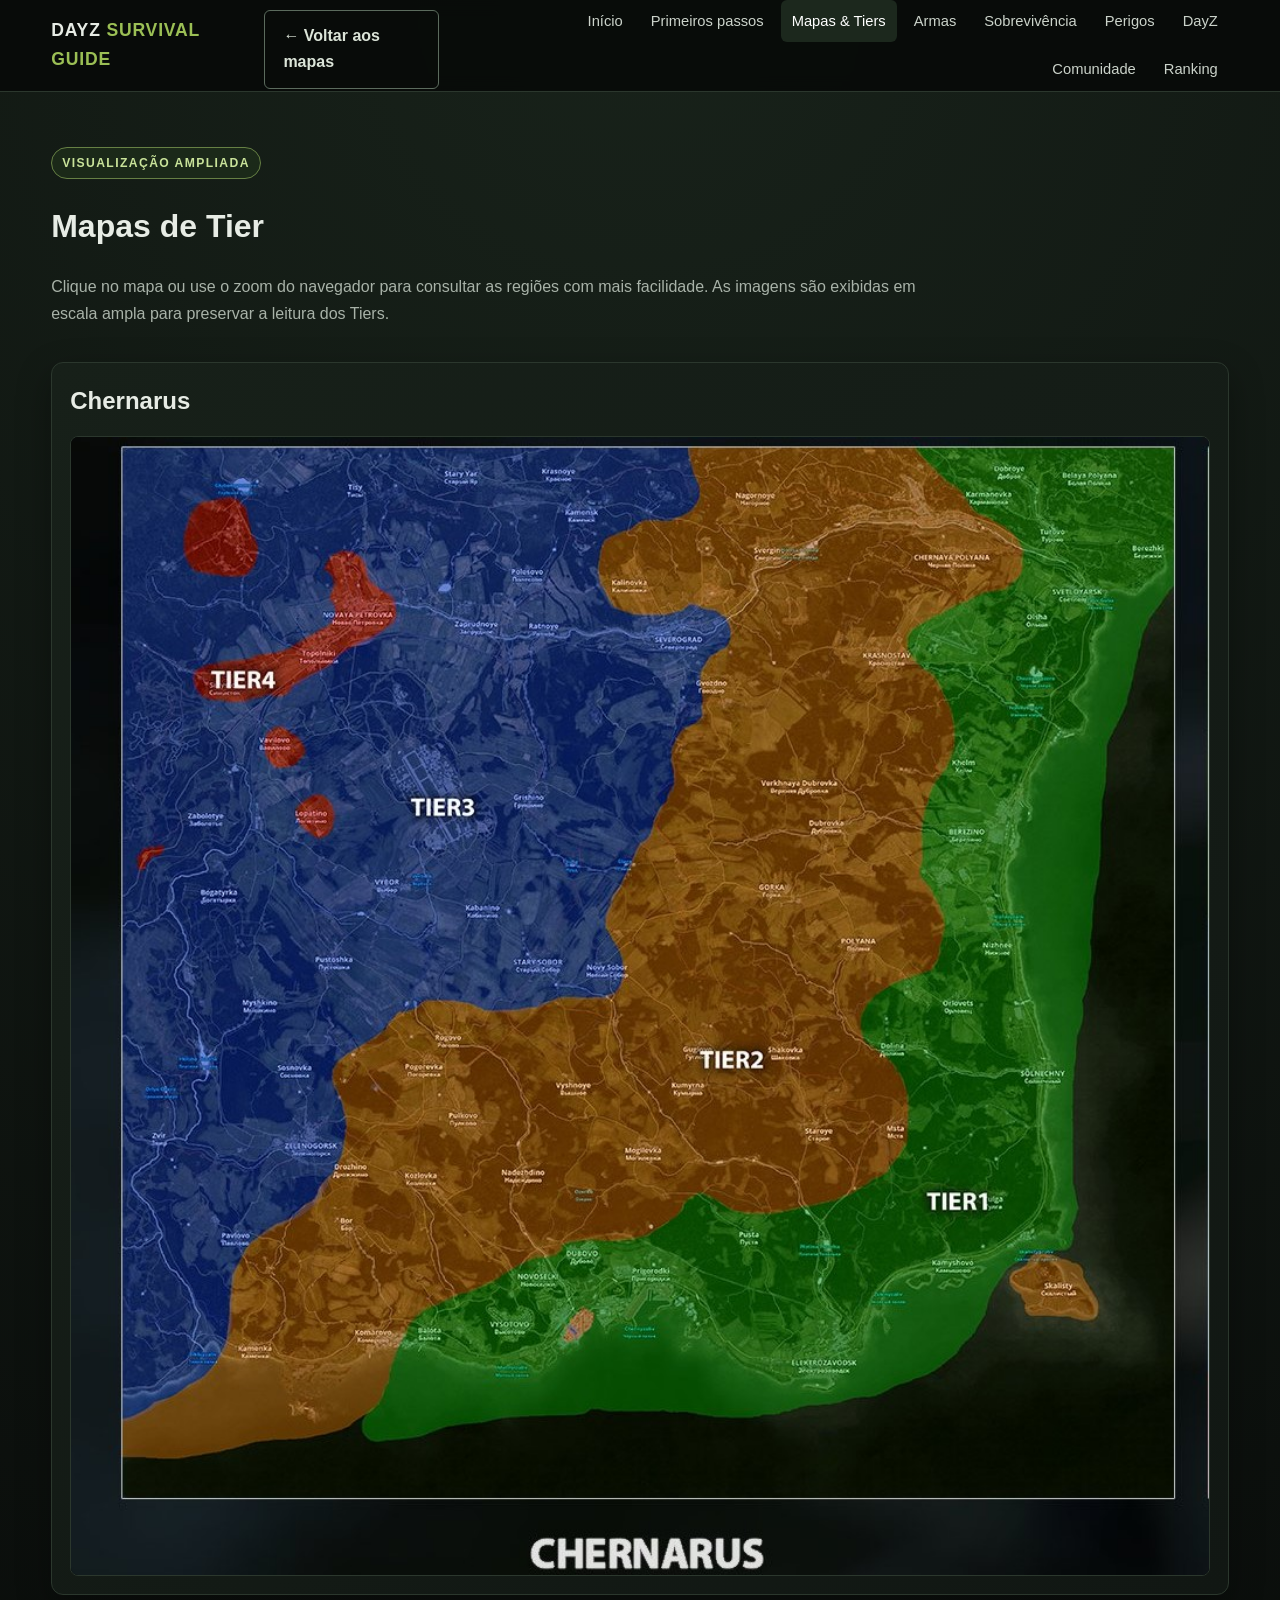
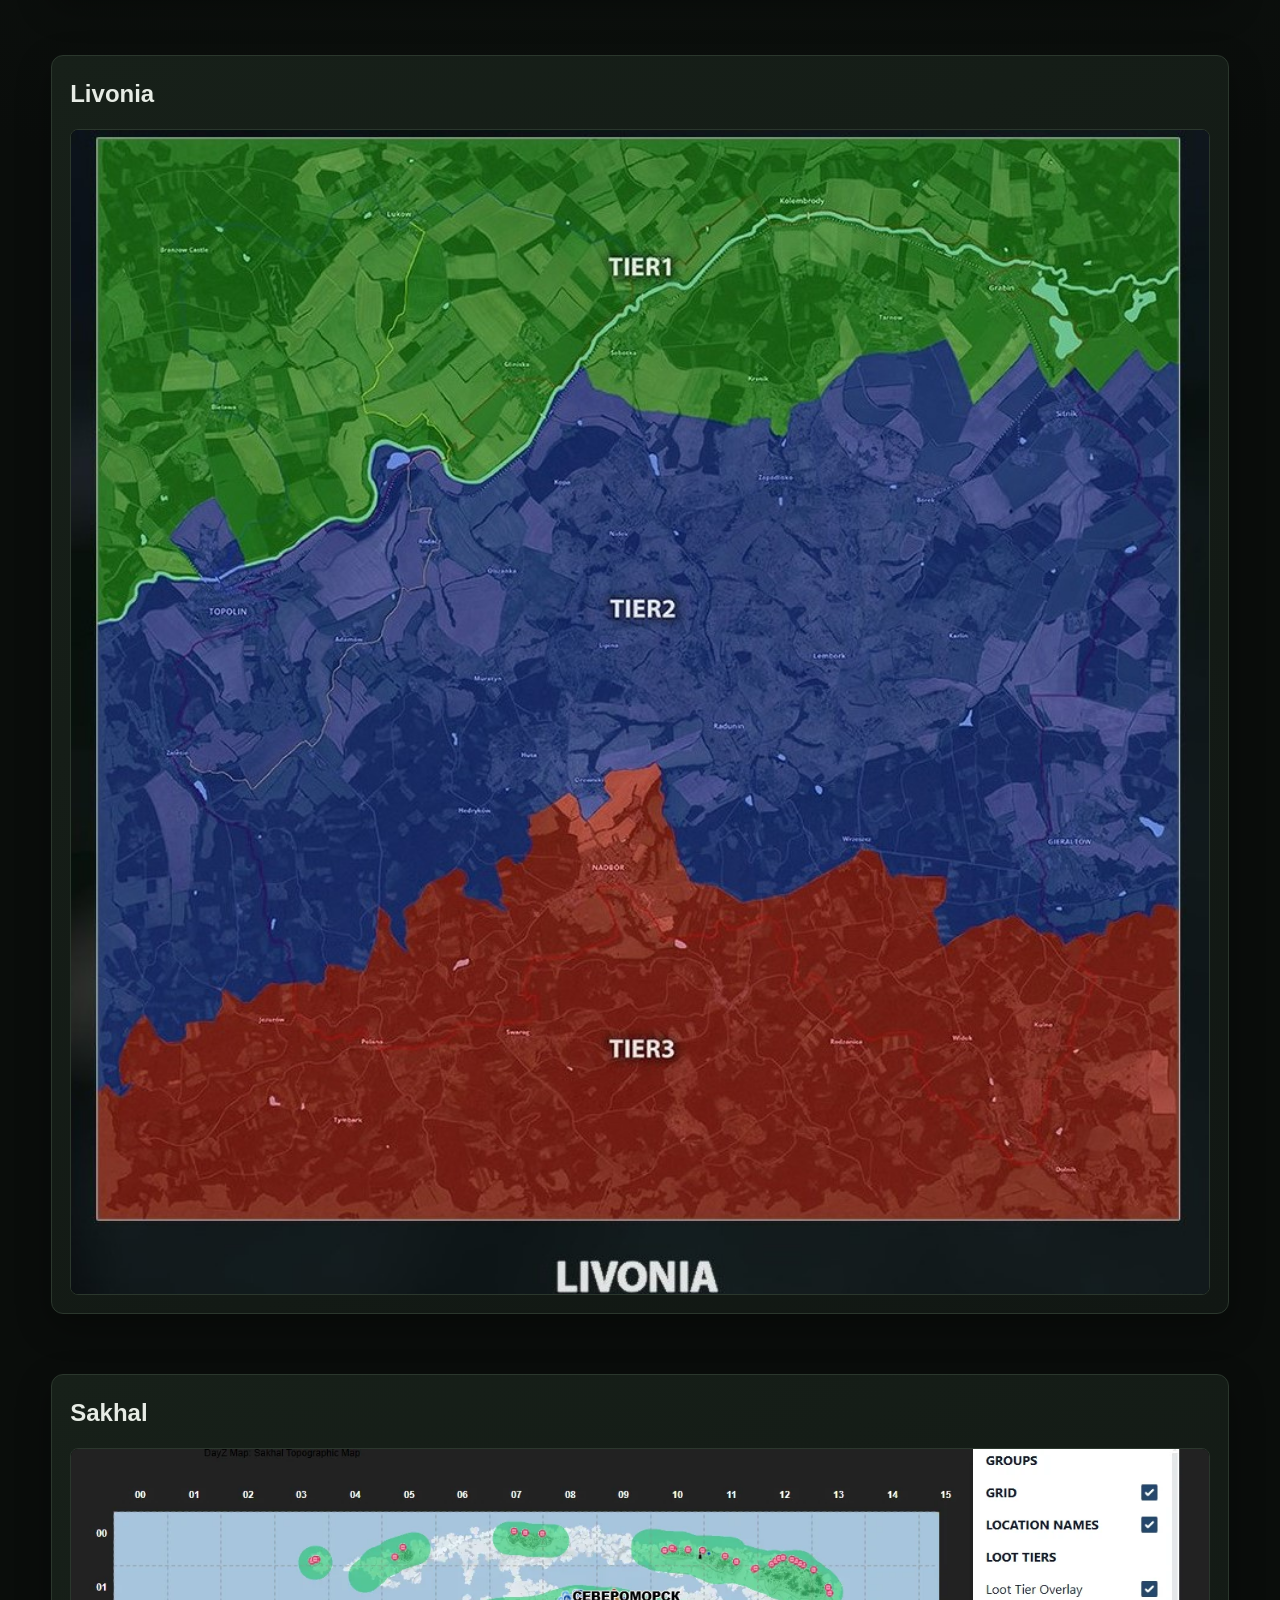
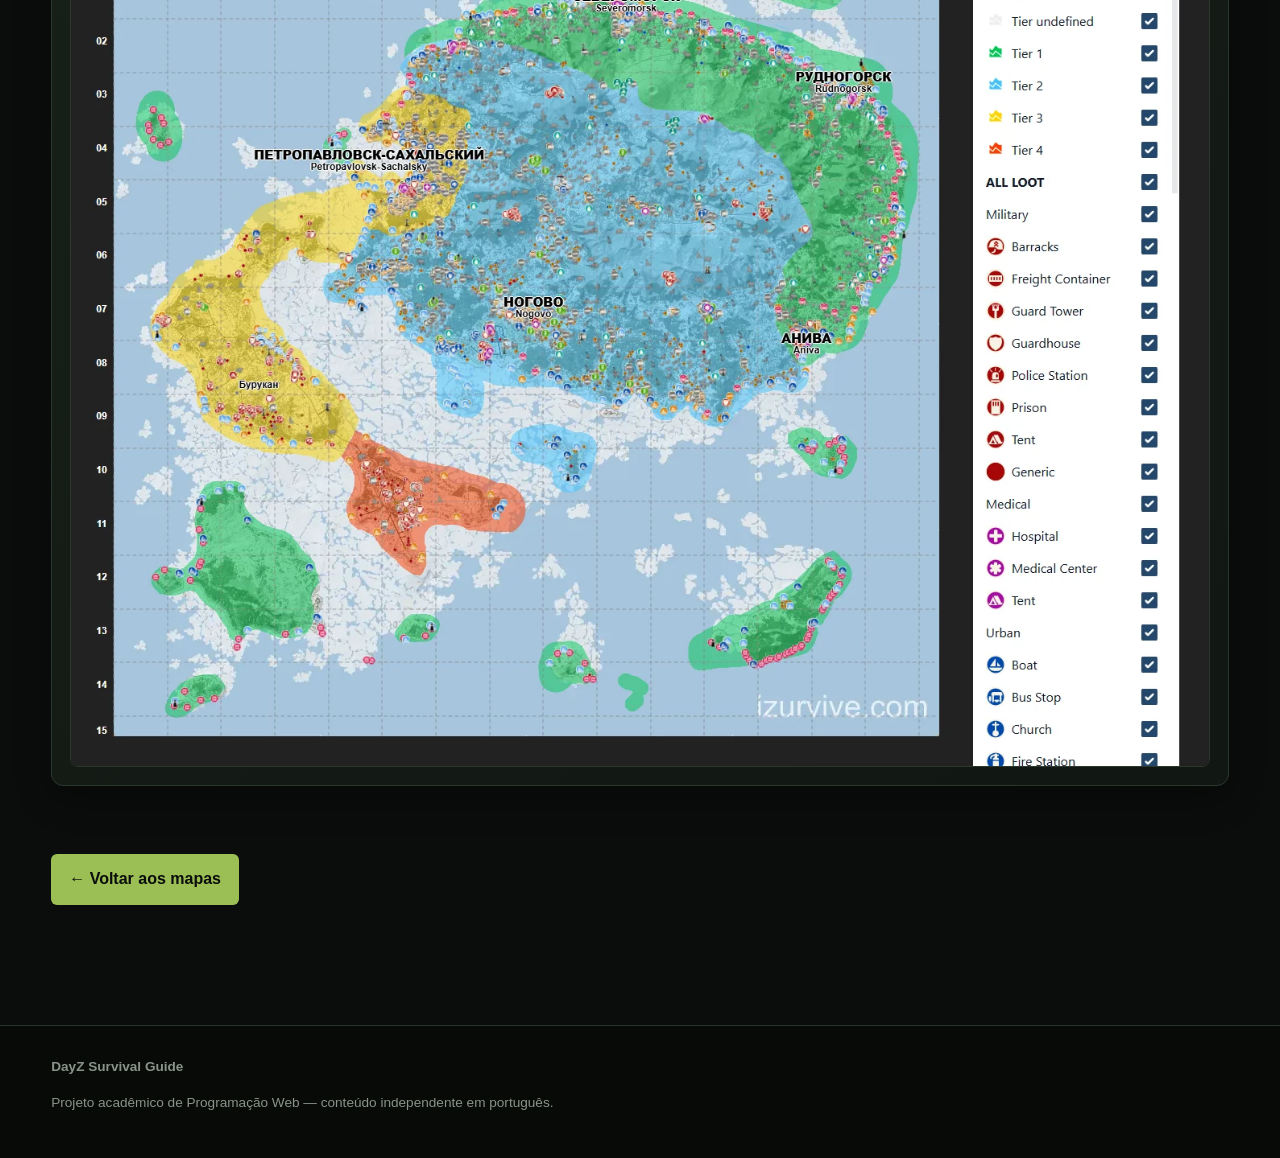
<file: mapas-ampliados.html>
<!doctype html>
<html lang="pt-BR">
<head>
<meta charset="utf-8"/>
<meta content="width=device-width,initial-scale=1" name="viewport"/>
<meta content="Mapas de Tier de DayZ em escala ampliada." name="description"/>
<title>Mapas ampliados | DayZ Survival Guide</title>
<link href="css/style.css" rel="stylesheet"/>
</head>
<body>
<header class="site-header">
<div class="container nav">
<a class="brand" href="index.html">DAYZ <span>SURVIVAL GUIDE</span></a>
<a class="btn alt" href="mapas.html">&larr; Voltar aos mapas</a>
<nav aria-label="Menu principal" class="menu"><a class="" href="index.html">In&iacute;cio</a><a class="" href="primeiros-passos.html">Primeiros passos</a><a class="active" href="mapas.html">Mapas &amp; Tiers</a><a class="" href="equipamentos.html">Armas</a><a class="" href="sobrevivencia.html">Sobreviv&ecirc;ncia</a><a class="" href="perigos.html">Perigos</a><a class="" href="sobre.html">DayZ</a><a class="" href="contato.html">Comunidade</a><a class="" href="ranking.html">Ranking</a></nav></div>
</header>
<main class="map-viewer">
<div class="container">
<span class="eyebrow">VISUALIZA&Ccedil;&Atilde;O AMPLIADA</span>
<h1>Mapas de Tier</h1>
<p class="viewer-intro">
                    Clique no mapa ou use o zoom do navegador para consultar as regi&otilde;es com mais facilidade. As imagens s&atilde;o exibidas em escala ampla para preservar a leitura dos Tiers.
                </p>
<section class="map-large" id="chernarus">
<h2>Chernarus</h2>
<img alt="Mapa ampliado de Tiers de Chernarus" loading="lazy" src="imagens/Mapas/Tier Chernarus.jpg"/>
</section>
<section class="map-large" id="livonia">
<h2>Livonia</h2>
<img alt="Mapa ampliado de Tiers de Livonia" loading="lazy" src="imagens/Mapas/Tier Livonia.jpg"/>
</section>
<section class="map-large" id="sakhal">
<h2>Sakhal</h2>
<img alt="Mapa ampliado de Tiers de Sakhal" loading="lazy" src="imagens/Mapas/Tier Sakal.webp"/>
</section>
<a class="btn" href="mapas.html">&larr; Voltar aos mapas</a>
</div>
</main>
<footer class="footer">
<div class="container">
<strong>DayZ Survival Guide</strong>
<p>Projeto acad&ecirc;mico de Programa&ccedil;&atilde;o Web &mdash; conte&uacute;do independente em portugu&ecirc;s.</p>
</div>
</footer>
</body>
</html>
</file>
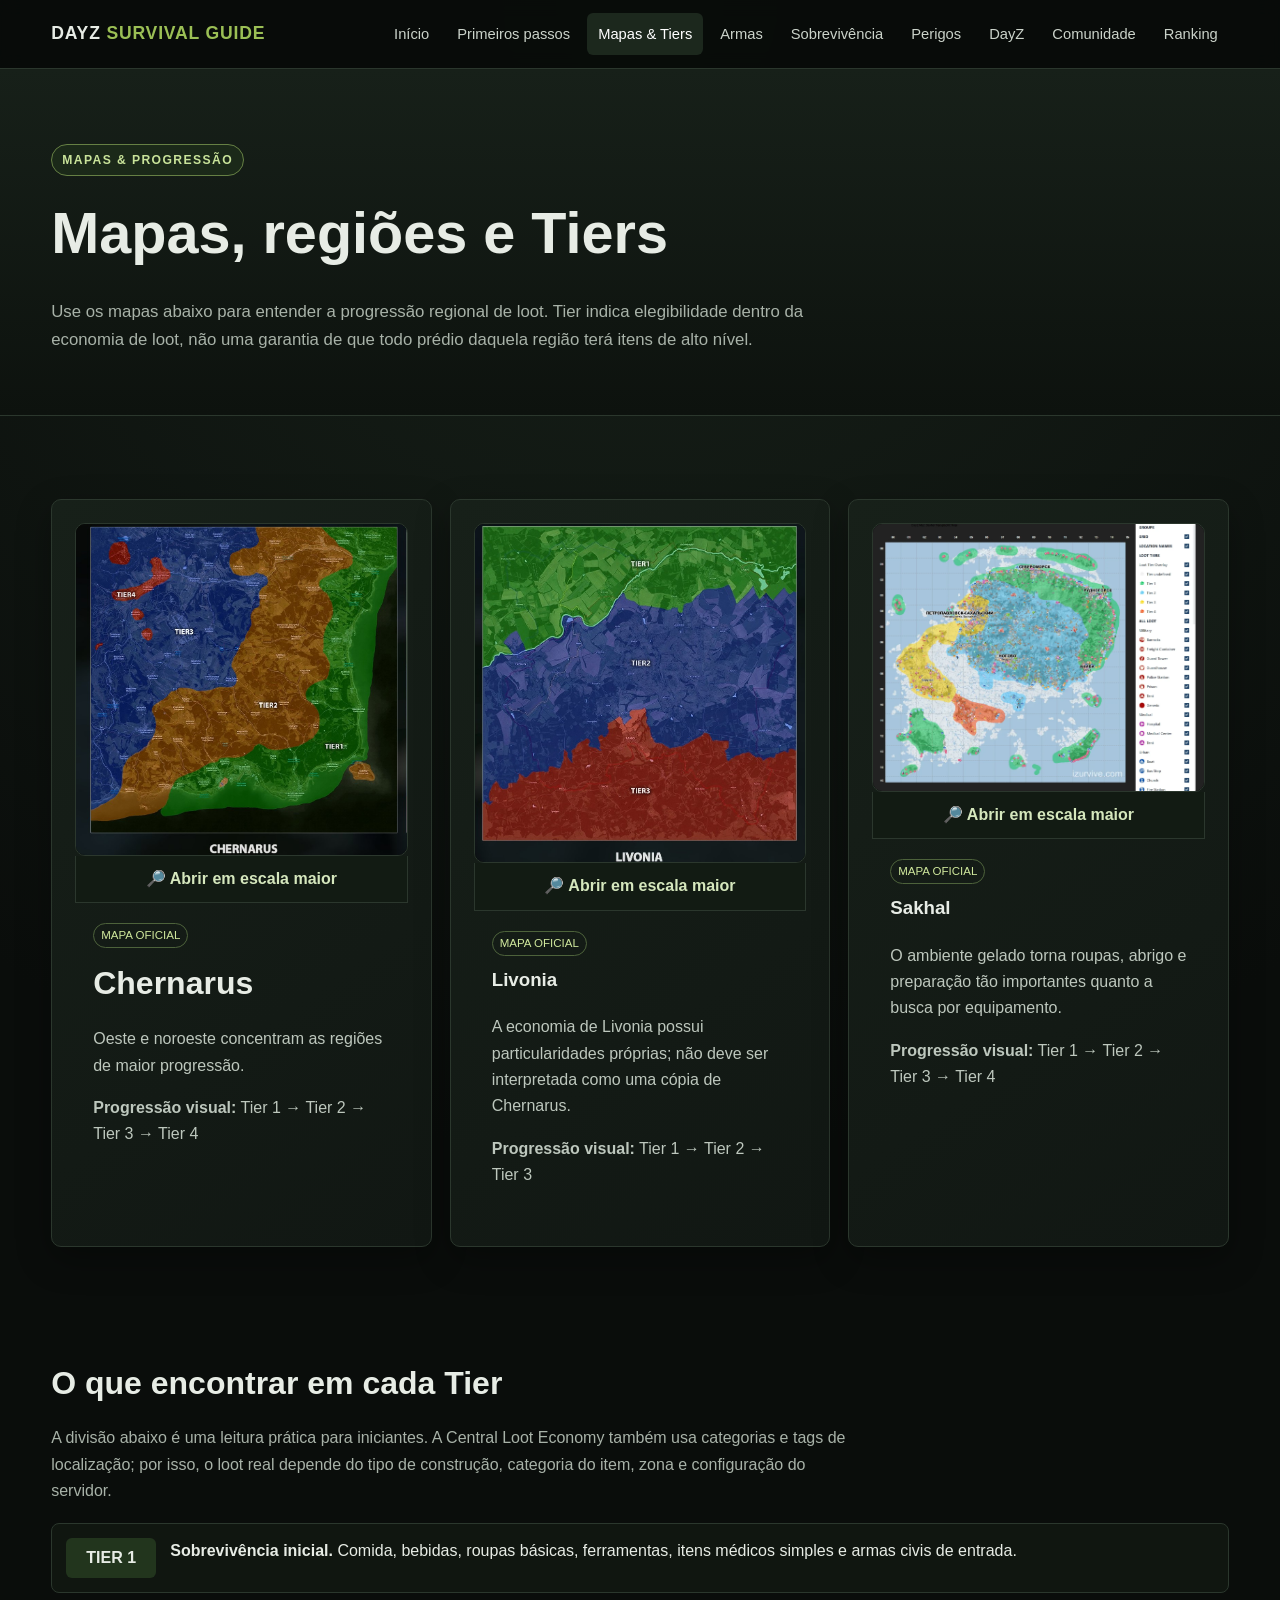
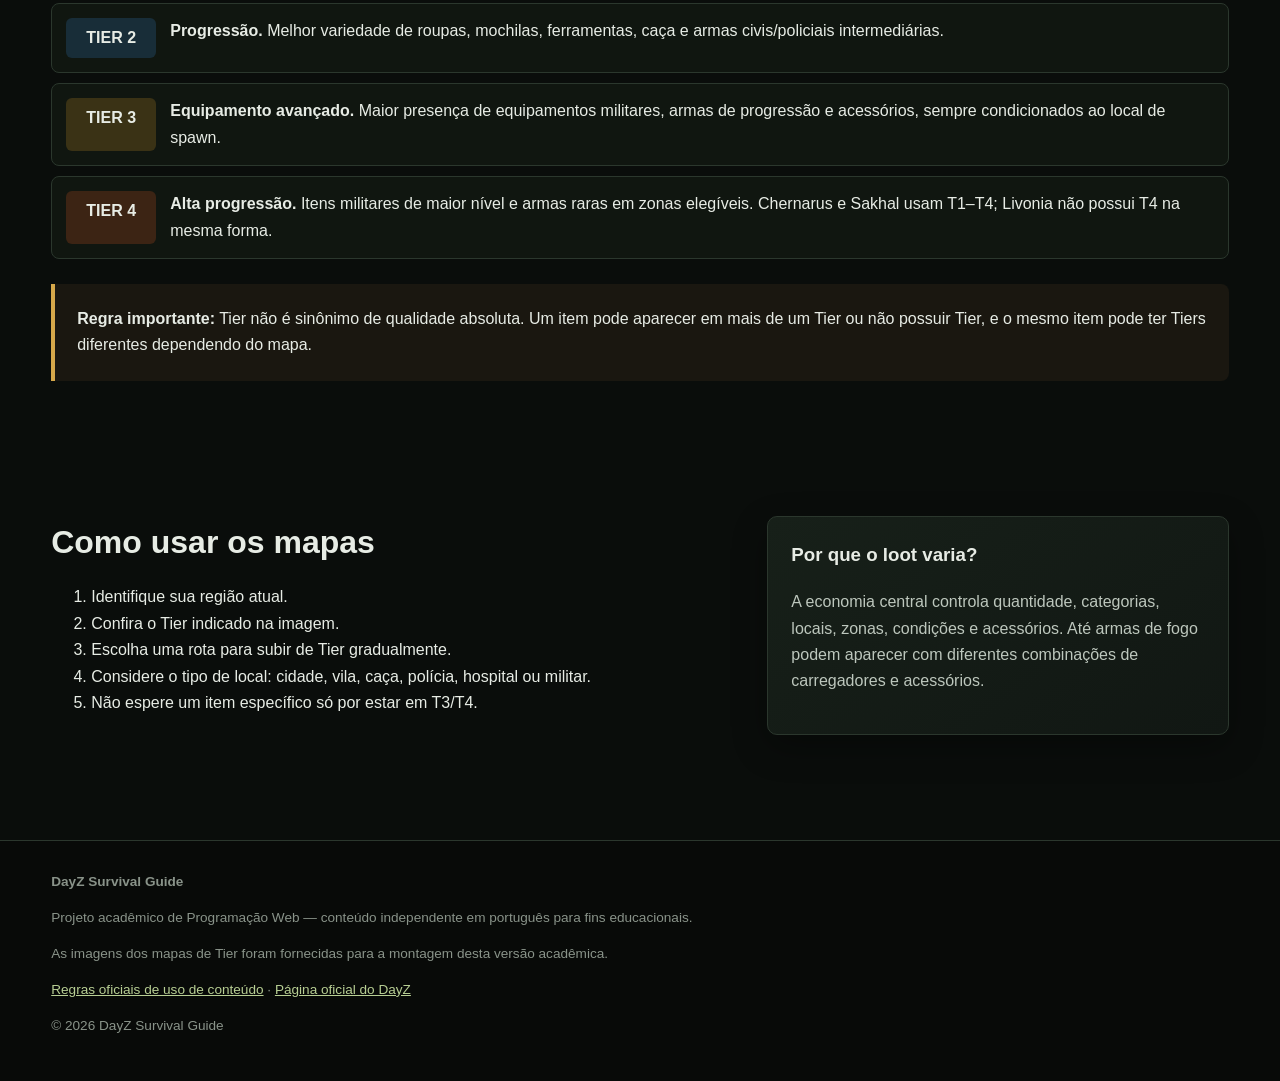
<file: mapas.html>
<!doctype html>
<html lang="pt-BR">
<head>
<meta charset="utf-8"/>
<meta content="width=device-width,initial-scale=1" name="viewport"/>
<meta content="Mapas e Tiers de loot de DayZ: Chernarus, Livonia e Sakhal." name="description"/>
<title>Mapas e Tiers | DayZ Survival Guide</title>
<link href="css/style.css" rel="stylesheet"/>
</head>
<body>
<header class="site-header">
<div class="container nav">
<a class="brand" href="index.html">DAYZ <span>SURVIVAL GUIDE</span></a>
<nav aria-label="Menu principal" class="menu">
<a href="index.html">In&iacute;cio</a>
<a href="primeiros-passos.html">Primeiros passos</a>
<a class="active" href="mapas.html">Mapas &amp; Tiers</a>
<a href="equipamentos.html">Armas</a>
<a href="sobrevivencia.html">Sobreviv&ecirc;ncia</a>
<a href="perigos.html">Perigos</a>
<a href="sobre.html">DayZ</a>
<a href="contato.html">Comunidade</a>
<a href="ranking.html">Ranking</a>
</nav>
</div>
</header>




<main id="conteudo-principal"><section class="page-head">
<div class="container">
<span class="eyebrow">MAPAS &amp; PROGRESS&Atilde;O</span>
<h1>Mapas, regi&otilde;es e Tiers</h1>
<p>
                    Use os mapas abaixo para entender a progress&atilde;o regional de loot. Tier indica elegibilidade dentro da economia de loot, n&atilde;o uma garantia de que todo pr&eacute;dio daquela regi&atilde;o ter&aacute; itens de alto n&iacute;vel.
                </p>
</div>
</section><section class="section">
<div class="container">
<div class="grid">
<article class="card map-card">
<a class="map-image-link" href="mapas-ampliados.html#chernarus" rel="noopener" target="_blank"><img alt="Mapa de Tiers de Chernarus" class="map-tier-image" loading="lazy" src="imagens/Mapas/Tier Chernarus.jpg"/></a>
<a class="map-expand" href="mapas-ampliados.html#chernarus" rel="noopener" target="_blank">🔎 Abrir em escala maior</a>
<div class="map-body">
<span class="tag">MAPA OFICIAL</span>
<h2>Chernarus</h2>
<p>Oeste e noroeste concentram as regi&otilde;es de maior progress&atilde;o.</p>
<p><strong>Progress&atilde;o visual:</strong> Tier 1 &rarr; Tier 2 &rarr; Tier 3 &rarr; Tier 4</p>
</div>
</article>
<article class="card map-card">
<a class="map-image-link" href="mapas-ampliados.html#livonia" rel="noopener" target="_blank"><img alt="Mapa de Tiers de Livonia" class="map-tier-image" loading="lazy" src="imagens/Mapas/Tier Livonia.jpg"/></a>
<a class="map-expand" href="mapas-ampliados.html#livonia" rel="noopener" target="_blank">🔎 Abrir em escala maior</a>
<div class="map-body">
<span class="tag">MAPA OFICIAL</span>
<h3>Livonia</h3>
<p>A economia de Livonia possui particularidades pr&oacute;prias; n&atilde;o deve ser interpretada como uma c&oacute;pia de Chernarus.</p>
<p><strong>Progress&atilde;o visual:</strong> Tier 1 &rarr; Tier 2 &rarr; Tier 3</p>
</div>
</article>
<article class="card map-card">
<a class="map-image-link" href="mapas-ampliados.html#sakhal" rel="noopener" target="_blank"><img alt="Mapa de Tiers de Sakhal" class="map-tier-image" loading="lazy" src="imagens/Mapas/Tier Sakal.webp"/></a>
<a class="map-expand" href="mapas-ampliados.html#sakhal" rel="noopener" target="_blank">🔎 Abrir em escala maior</a>
<div class="map-body">
<span class="tag">MAPA OFICIAL</span>
<h3>Sakhal</h3>
<p>O ambiente gelado torna roupas, abrigo e prepara&ccedil;&atilde;o t&atilde;o importantes quanto a busca por equipamento.</p>
<p><strong>Progress&atilde;o visual:</strong> Tier 1 &rarr; Tier 2 &rarr; Tier 3 &rarr; Tier 4</p>
</div>
</article>
</div>
</div>
</section><section class="section" id="tiers">
<div class="container">
<h2>O que encontrar em cada Tier</h2>
<p class="section-intro">
                    A divis&atilde;o abaixo &eacute; uma leitura pr&aacute;tica para iniciantes. A Central Loot Economy tamb&eacute;m usa categorias e tags de localiza&ccedil;&atilde;o; por isso, o loot real depende do tipo de constru&ccedil;&atilde;o, categoria do item, zona e configura&ccedil;&atilde;o do servidor.
                </p>
<div class="tier-list">
<div class="tier-row">
<div class="tier-badge">TIER 1</div>
<div>
<strong>Sobreviv&ecirc;ncia inicial.</strong>
                            Comida, bebidas, roupas b&aacute;sicas, ferramentas, itens m&eacute;dicos simples e armas civis de entrada.
                        </div>
</div>
<div class="tier-row">
<div class="tier-badge">TIER 2</div>
<div>
<strong>Progress&atilde;o.</strong>
                            Melhor variedade de roupas, mochilas, ferramentas, ca&ccedil;a e armas civis/policiais intermedi&aacute;rias.
                        </div>
</div>
<div class="tier-row">
<div class="tier-badge">TIER 3</div>
<div>
<strong>Equipamento avan&ccedil;ado.</strong>
                            Maior presen&ccedil;a de equipamentos militares, armas de progress&atilde;o e acess&oacute;rios, sempre condicionados ao local de spawn.
                        </div>
</div>
<div class="tier-row">
<div class="tier-badge">TIER 4</div>
<div>
<strong>Alta progress&atilde;o.</strong>
                            Itens militares de maior n&iacute;vel e armas raras em zonas eleg&iacute;veis. Chernarus e Sakhal usam T1&ndash;T4; Livonia n&atilde;o possui T4 na mesma forma.
                        </div>
</div>
</div>
<div class="callout warning">
<strong>Regra importante:</strong>
                    Tier n&atilde;o &eacute; sin&ocirc;nimo de qualidade absoluta. Um item pode aparecer em mais de um Tier ou n&atilde;o possuir Tier, e o mesmo item pode ter Tiers diferentes dependendo do mapa.
                </div>
</div>
</section><section class="section">
<div class="container two">
<div>
<h2>Como usar os mapas</h2>
<ol>
<li>Identifique sua regi&atilde;o atual.</li>
<li>Confira o Tier indicado na imagem.</li>
<li>Escolha uma rota para subir de Tier gradualmente.</li>
<li>Considere o tipo de local: cidade, vila, ca&ccedil;a, pol&iacute;cia, hospital ou militar.</li>
<li>N&atilde;o espere um item espec&iacute;fico s&oacute; por estar em T3/T4.</li>
</ol>
</div>
<div class="card">
<h3>Por que o loot varia?</h3>
<p>
                        A economia central controla quantidade, categorias, locais, zonas, condi&ccedil;&otilde;es e acess&oacute;rios. At&eacute; armas de fogo podem aparecer com diferentes combina&ccedil;&otilde;es de carregadores e acess&oacute;rios.
                    </p>
</div>
</div>
</section></main><footer class="footer">
<div class="container">
<strong>DayZ Survival Guide</strong>
<p>Projeto acad&ecirc;mico de Programa&ccedil;&atilde;o Web &mdash; conte&uacute;do independente em portugu&ecirc;s para fins educacionais.</p>
<p>As imagens dos mapas de Tier foram fornecidas para a montagem desta vers&atilde;o acad&ecirc;mica.</p>
<p>
<a href="https://www.bohemia.net/en/community/game-content-usage-rules" rel="noopener" target="_blank">Regras oficiais de uso de conte&uacute;do</a>
                    &middot;
                    <a href="https://www.bohemia.net/en/games/dayz" rel="noopener" target="_blank">P&aacute;gina oficial do DayZ</a>
</p>
<p>&copy; 2026 DayZ Survival Guide</p>
</div>
</footer>
</body>
</html>
</file>
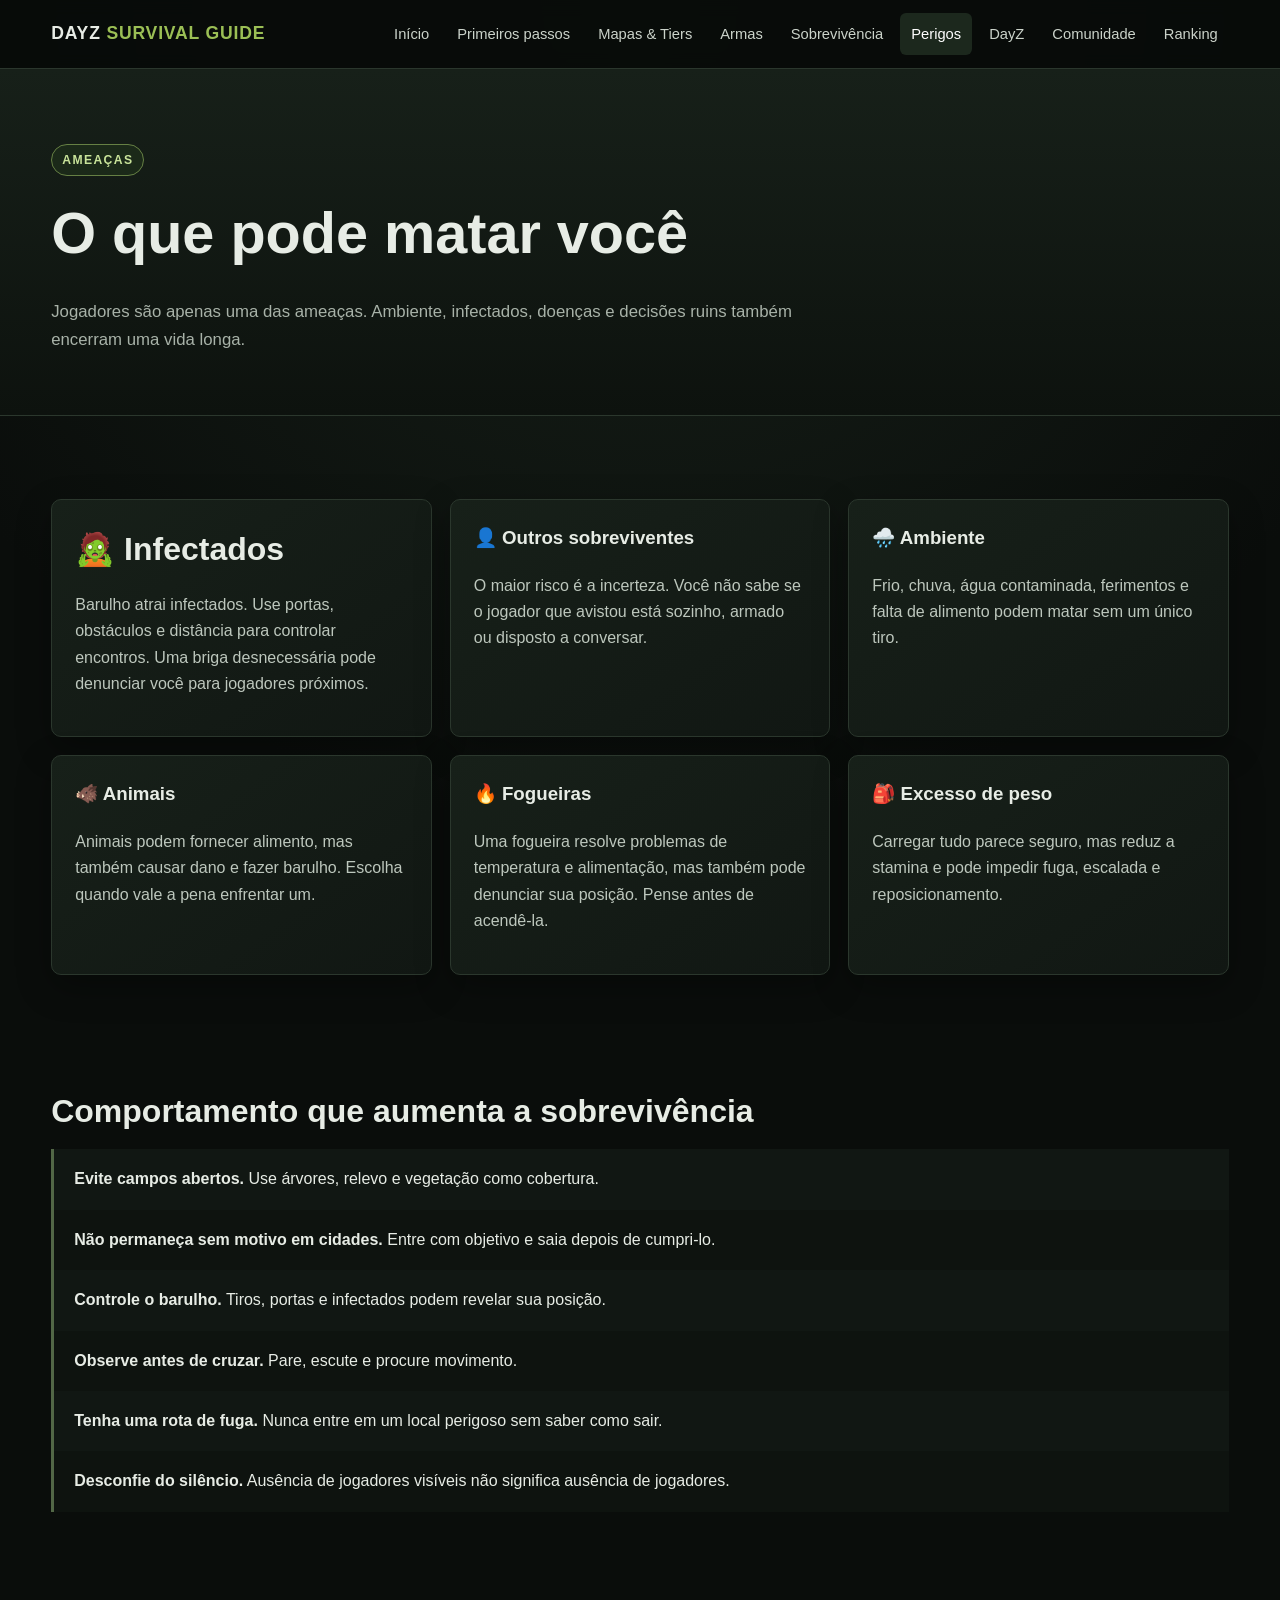
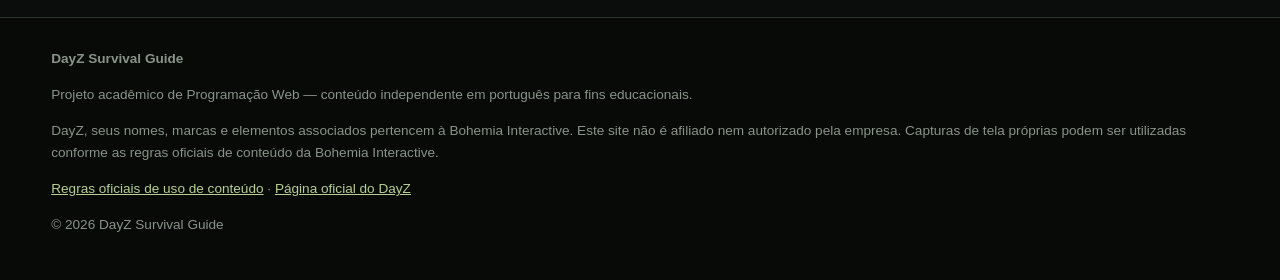
<file: perigos.html>
<!doctype html>
<html lang="pt-BR">
<head>
<meta charset="utf-8"/>
<meta content="width=device-width,initial-scale=1" name="viewport"/>
<meta content="Guia independente de DayZ em portugu&ecirc;s: sobreviv&ecirc;ncia, mapas, tiers, armas e estrat&eacute;gias." name="description"/>
<title>Perigos | DayZ Survival Guide</title>
<link href="css/style.css" rel="stylesheet"/>
</head>
<body>
<header class="site-header">
<div class="container nav">
<a class="brand" href="index.html">DAYZ <span>SURVIVAL GUIDE</span></a>
<nav aria-label="Menu principal" class="menu">
<a class="" href="index.html">In&iacute;cio</a>
<a class="" href="primeiros-passos.html">Primeiros passos</a>
<a class="" href="mapas.html">Mapas &amp; Tiers</a>
<a class="" href="equipamentos.html">Armas</a>
<a class="" href="sobrevivencia.html">Sobreviv&ecirc;ncia</a>
<a class="active" href="perigos.html">Perigos</a>
<a class="" href="sobre.html">DayZ</a>
<a class="" href="contato.html">Comunidade</a>
<a href="ranking.html">Ranking</a>
</nav>
</div>
</header>



<main id="conteudo-principal"><section class="page-head">
<div class="container">
<span class="eyebrow">AMEA&Ccedil;AS</span>
<h1>O que pode matar voc&ecirc;</h1>
<p>Jogadores s&atilde;o apenas uma das amea&ccedil;as. Ambiente, infectados, doen&ccedil;as e decis&otilde;es ruins tamb&eacute;m encerram uma vida longa.</p>
</div>
</section><section class="section">
<div class="container grid">
<article class="card">
<h2>🧟 Infectados</h2>
<p>
                        Barulho atrai infectados. Use portas, obst&aacute;culos e dist&acirc;ncia para controlar encontros. Uma briga desnecess&aacute;ria pode denunciar voc&ecirc; para jogadores pr&oacute;ximos.
                    </p>
</article>
<article class="card">
<h3>👤 Outros sobreviventes</h3>
<p>O maior risco &eacute; a incerteza. Voc&ecirc; n&atilde;o sabe se o jogador que avistou est&aacute; sozinho, armado ou disposto a conversar.</p>
</article>
<article class="card">
<h3>🌧️ Ambiente</h3>
<p>Frio, chuva, &aacute;gua contaminada, ferimentos e falta de alimento podem matar sem um &uacute;nico tiro.</p>
</article>
<article class="card">
<h3>🐗 Animais</h3>
<p>Animais podem fornecer alimento, mas tamb&eacute;m causar dano e fazer barulho. Escolha quando vale a pena enfrentar um.</p>
</article>
<article class="card">
<h3>🔥 Fogueiras</h3>
<p>
                        Uma fogueira resolve problemas de temperatura e alimenta&ccedil;&atilde;o, mas tamb&eacute;m pode denunciar sua posi&ccedil;&atilde;o. Pense antes de acend&ecirc;-la.
                    </p>
</article>
<article class="card">
<h3>🎒 Excesso de peso</h3>
<p>Carregar tudo parece seguro, mas reduz a stamina e pode impedir fuga, escalada e reposicionamento.</p>
</article>
</div>
</section><section class="section">
<div class="container">
<h2>Comportamento que aumenta a sobreviv&ecirc;ncia</h2>
<div class="timeline">
<div><strong>Evite campos abertos.</strong> Use &aacute;rvores, relevo e vegeta&ccedil;&atilde;o como cobertura.</div>
<div><strong>N&atilde;o permane&ccedil;a sem motivo em cidades.</strong> Entre com objetivo e saia depois de cumpri-lo.</div>
<div><strong>Controle o barulho.</strong> Tiros, portas e infectados podem revelar sua posi&ccedil;&atilde;o.</div>
<div><strong>Observe antes de cruzar.</strong> Pare, escute e procure movimento.</div>
<div><strong>Tenha uma rota de fuga.</strong> Nunca entre em um local perigoso sem saber como sair.</div>
<div><strong>Desconfie do sil&ecirc;ncio.</strong> Aus&ecirc;ncia de jogadores vis&iacute;veis n&atilde;o significa aus&ecirc;ncia de jogadores.</div>
</div>
</div>
</section></main><footer class="footer">
<div class="container">
<strong>DayZ Survival Guide</strong>
<p>Projeto acad&ecirc;mico de Programa&ccedil;&atilde;o Web &mdash; conte&uacute;do independente em portugu&ecirc;s para fins educacionais.</p>
<p>
                    DayZ, seus nomes, marcas e elementos associados pertencem &agrave; Bohemia Interactive. Este site n&atilde;o &eacute; afiliado nem autorizado pela empresa. Capturas de tela pr&oacute;prias podem ser utilizadas conforme as regras oficiais de conte&uacute;do da Bohemia Interactive.
                </p>
<p>
<a href="https://www.bohemia.net/en/community/game-content-usage-rules" rel="noopener" target="_blank">Regras oficiais de uso de conte&uacute;do</a>
                    &middot;
                    <a href="https://www.bohemia.net/en/games/dayz" rel="noopener" target="_blank">P&aacute;gina oficial do DayZ</a>
</p>
<p>&copy; 2026 DayZ Survival Guide</p>
</div>
</footer>
</body>
</html>
</file>
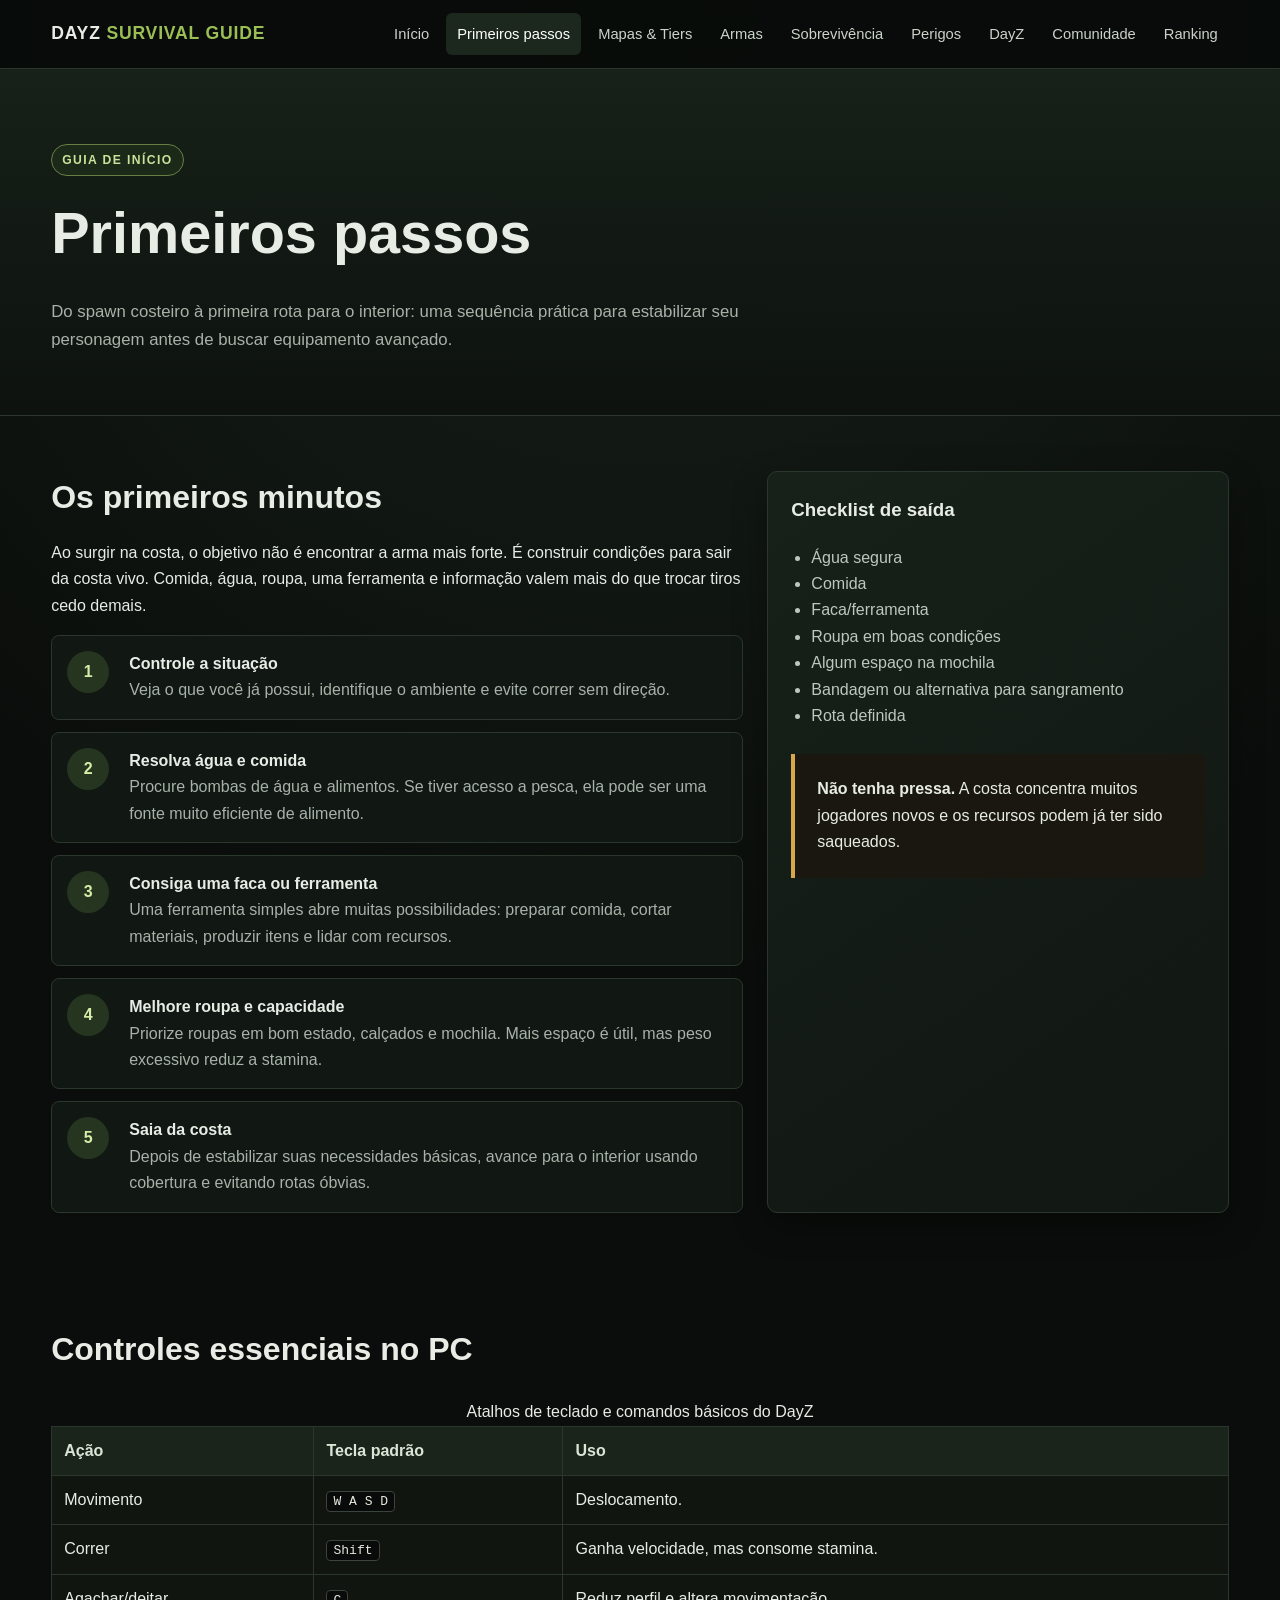
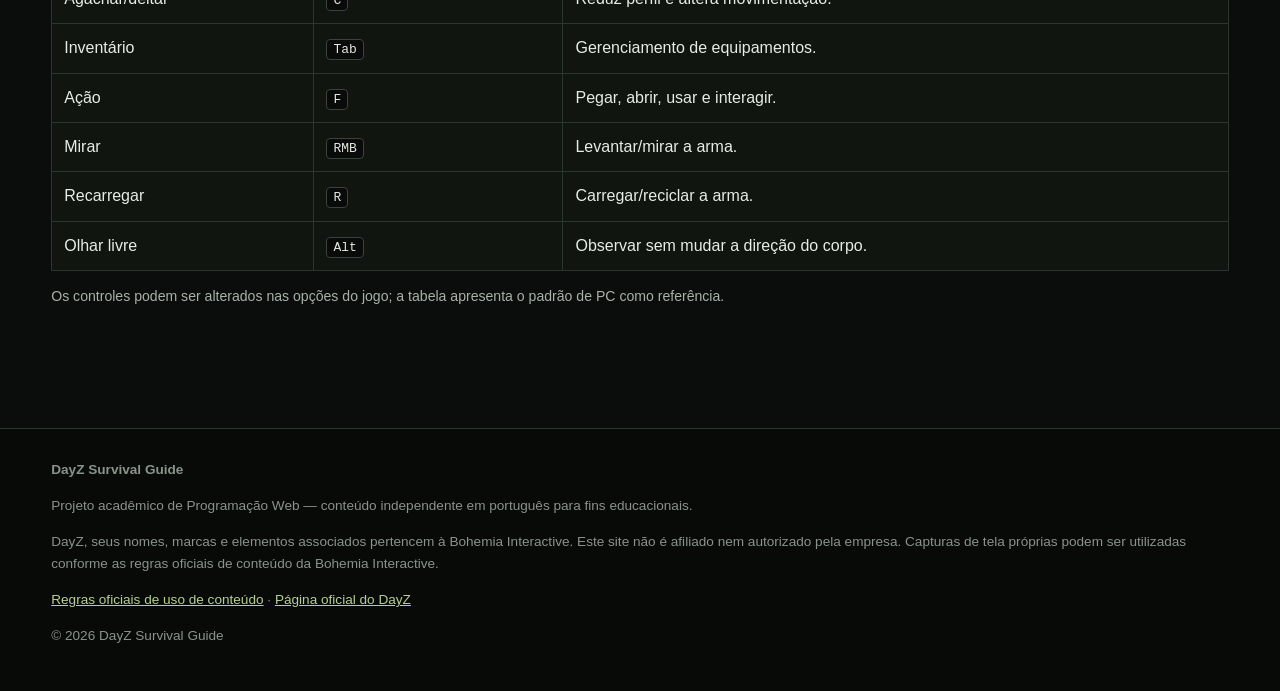
<file: primeiros-passos.html>
<!doctype html>
<html lang="pt-BR">
<head>
<meta charset="utf-8"/>
<meta content="width=device-width,initial-scale=1" name="viewport"/>
<meta content="Guia independente de DayZ em portugu&ecirc;s: sobreviv&ecirc;ncia, mapas, tiers, armas e estrat&eacute;gias." name="description"/>
<title>Primeiros passos | DayZ Survival Guide</title>
<link href="css/style.css" rel="stylesheet"/>
</head>
<body>
<header class="site-header">
<div class="container nav">
<a class="brand" href="index.html">DAYZ <span>SURVIVAL GUIDE</span></a>
<nav aria-label="Menu principal" class="menu">
<a class="" href="index.html">In&iacute;cio</a>
<a class="active" href="primeiros-passos.html">Primeiros passos</a>
<a class="" href="mapas.html">Mapas &amp; Tiers</a>
<a class="" href="equipamentos.html">Armas</a>
<a class="" href="sobrevivencia.html">Sobreviv&ecirc;ncia</a>
<a class="" href="perigos.html">Perigos</a>
<a class="" href="sobre.html">DayZ</a>
<a class="" href="contato.html">Comunidade</a>
<a href="ranking.html">Ranking</a>
</nav>
</div>
</header>



<main id="conteudo-principal"><section class="page-head">
<div class="container">
<span class="eyebrow">GUIA DE IN&Iacute;CIO</span>
<h1>Primeiros passos</h1>
<p>
                    Do spawn costeiro &agrave; primeira rota para o interior: uma sequ&ecirc;ncia pr&aacute;tica para estabilizar seu personagem antes de buscar equipamento avan&ccedil;ado.
                </p>
</div>
</section><section class="section">
<div class="container two">
<div>
<h2>Os primeiros minutos</h2>
<p>
                        Ao surgir na costa, o objetivo n&atilde;o &eacute; encontrar a arma mais forte. &Eacute; construir condi&ccedil;&otilde;es para sair da costa vivo. Comida, &aacute;gua, roupa, uma ferramenta e informa&ccedil;&atilde;o valem mais do que trocar tiros cedo demais.
                    </p>
<div class="steps">
<div class="step">
<div>
<strong>Controle a situa&ccedil;&atilde;o</strong>
<br/>
<span class="muted">Veja o que voc&ecirc; j&aacute; possui, identifique o ambiente e evite correr sem dire&ccedil;&atilde;o.</span>
</div>
</div>
<div class="step">
<div>
<strong>Resolva &aacute;gua e comida</strong>
<br/>
<span class="muted">Procure bombas de &aacute;gua e alimentos. Se tiver acesso a pesca, ela pode ser uma fonte muito eficiente de alimento.</span>
</div>
</div>
<div class="step">
<div>
<strong>Consiga uma faca ou ferramenta</strong>
<br/>
<span class="muted">Uma ferramenta simples abre muitas possibilidades: preparar comida, cortar materiais, produzir itens e lidar com recursos.</span>
</div>
</div>
<div class="step">
<div>
<strong>Melhore roupa e capacidade</strong>
<br/>
<span class="muted">Priorize roupas em bom estado, cal&ccedil;ados e mochila. Mais espa&ccedil;o &eacute; &uacute;til, mas peso excessivo reduz a stamina.</span>
</div>
</div>
<div class="step">
<div>
<strong>Saia da costa</strong>
<br/>
<span class="muted">Depois de estabilizar suas necessidades b&aacute;sicas, avance para o interior usando cobertura e evitando rotas &oacute;bvias.</span>
</div>
</div>
</div>
</div>
<aside class="card">
<h3>Checklist de sa&iacute;da</h3>
<ul>
<li>&Aacute;gua segura</li>
<li>Comida</li>
<li>Faca/ferramenta</li>
<li>Roupa em boas condi&ccedil;&otilde;es</li>
<li>Algum espa&ccedil;o na mochila</li>
<li>Bandagem ou alternativa para sangramento</li>
<li>Rota definida</li>
</ul>
<div class="callout warning">
<strong>N&atilde;o tenha pressa.</strong>
                        A costa concentra muitos jogadores novos e os recursos podem j&aacute; ter sido saqueados.
                    </div>
</aside>
</div>
</section><section class="section">
<div class="container">
<h2>Controles essenciais no PC</h2>
<div class="table-wrap">
<table class="table"><caption>Atalhos de teclado e comandos b&aacute;sicos do DayZ</caption>









<thead></thead><tbody><tr>
<th scope="col">A&ccedil;&atilde;o</th>
<th scope="col">Tecla padr&atilde;o</th>
<th scope="col">Uso</th>
</tr><tr>
<td>Movimento</td>
<td><span class="kbd">W A S D</span></td>
<td>Deslocamento.</td>
</tr><tr>
<td>Correr</td>
<td><span class="kbd">Shift</span></td>
<td>Ganha velocidade, mas consome stamina.</td>
</tr><tr>
<td>Agachar/deitar</td>
<td><span class="kbd">C</span></td>
<td>Reduz perfil e altera movimenta&ccedil;&atilde;o.</td>
</tr><tr>
<td>Invent&aacute;rio</td>
<td><span class="kbd">Tab</span></td>
<td>Gerenciamento de equipamentos.</td>
</tr><tr>
<td>A&ccedil;&atilde;o</td>
<td><span class="kbd">F</span></td>
<td>Pegar, abrir, usar e interagir.</td>
</tr><tr>
<td>Mirar</td>
<td><span class="kbd">RMB</span></td>
<td>Levantar/mirar a arma.</td>
</tr><tr>
<td>Recarregar</td>
<td><span class="kbd">R</span></td>
<td>Carregar/reciclar a arma.</td>
</tr><tr>
<td>Olhar livre</td>
<td><span class="kbd">Alt</span></td>
<td>Observar sem mudar a dire&ccedil;&atilde;o do corpo.</td>
</tr></tbody></table>
</div>
<p class="small muted">Os controles podem ser alterados nas op&ccedil;&otilde;es do jogo; a tabela apresenta o padr&atilde;o de PC como refer&ecirc;ncia.</p>
</div>
</section></main><footer class="footer">
<div class="container">
<strong>DayZ Survival Guide</strong>
<p>Projeto acad&ecirc;mico de Programa&ccedil;&atilde;o Web &mdash; conte&uacute;do independente em portugu&ecirc;s para fins educacionais.</p>
<p>
                    DayZ, seus nomes, marcas e elementos associados pertencem &agrave; Bohemia Interactive. Este site n&atilde;o &eacute; afiliado nem autorizado pela empresa. Capturas de tela pr&oacute;prias podem ser utilizadas conforme as regras oficiais de conte&uacute;do da Bohemia Interactive.
                </p>
<p>
<a href="https://www.bohemia.net/en/community/game-content-usage-rules" rel="noopener" target="_blank">Regras oficiais de uso de conte&uacute;do</a>
                    &middot;
                    <a href="https://www.bohemia.net/en/games/dayz" rel="noopener" target="_blank">P&aacute;gina oficial do DayZ</a>
</p>
<p>&copy; 2026 DayZ Survival Guide</p>
</div>
</footer>
</body>
</html>
</file>
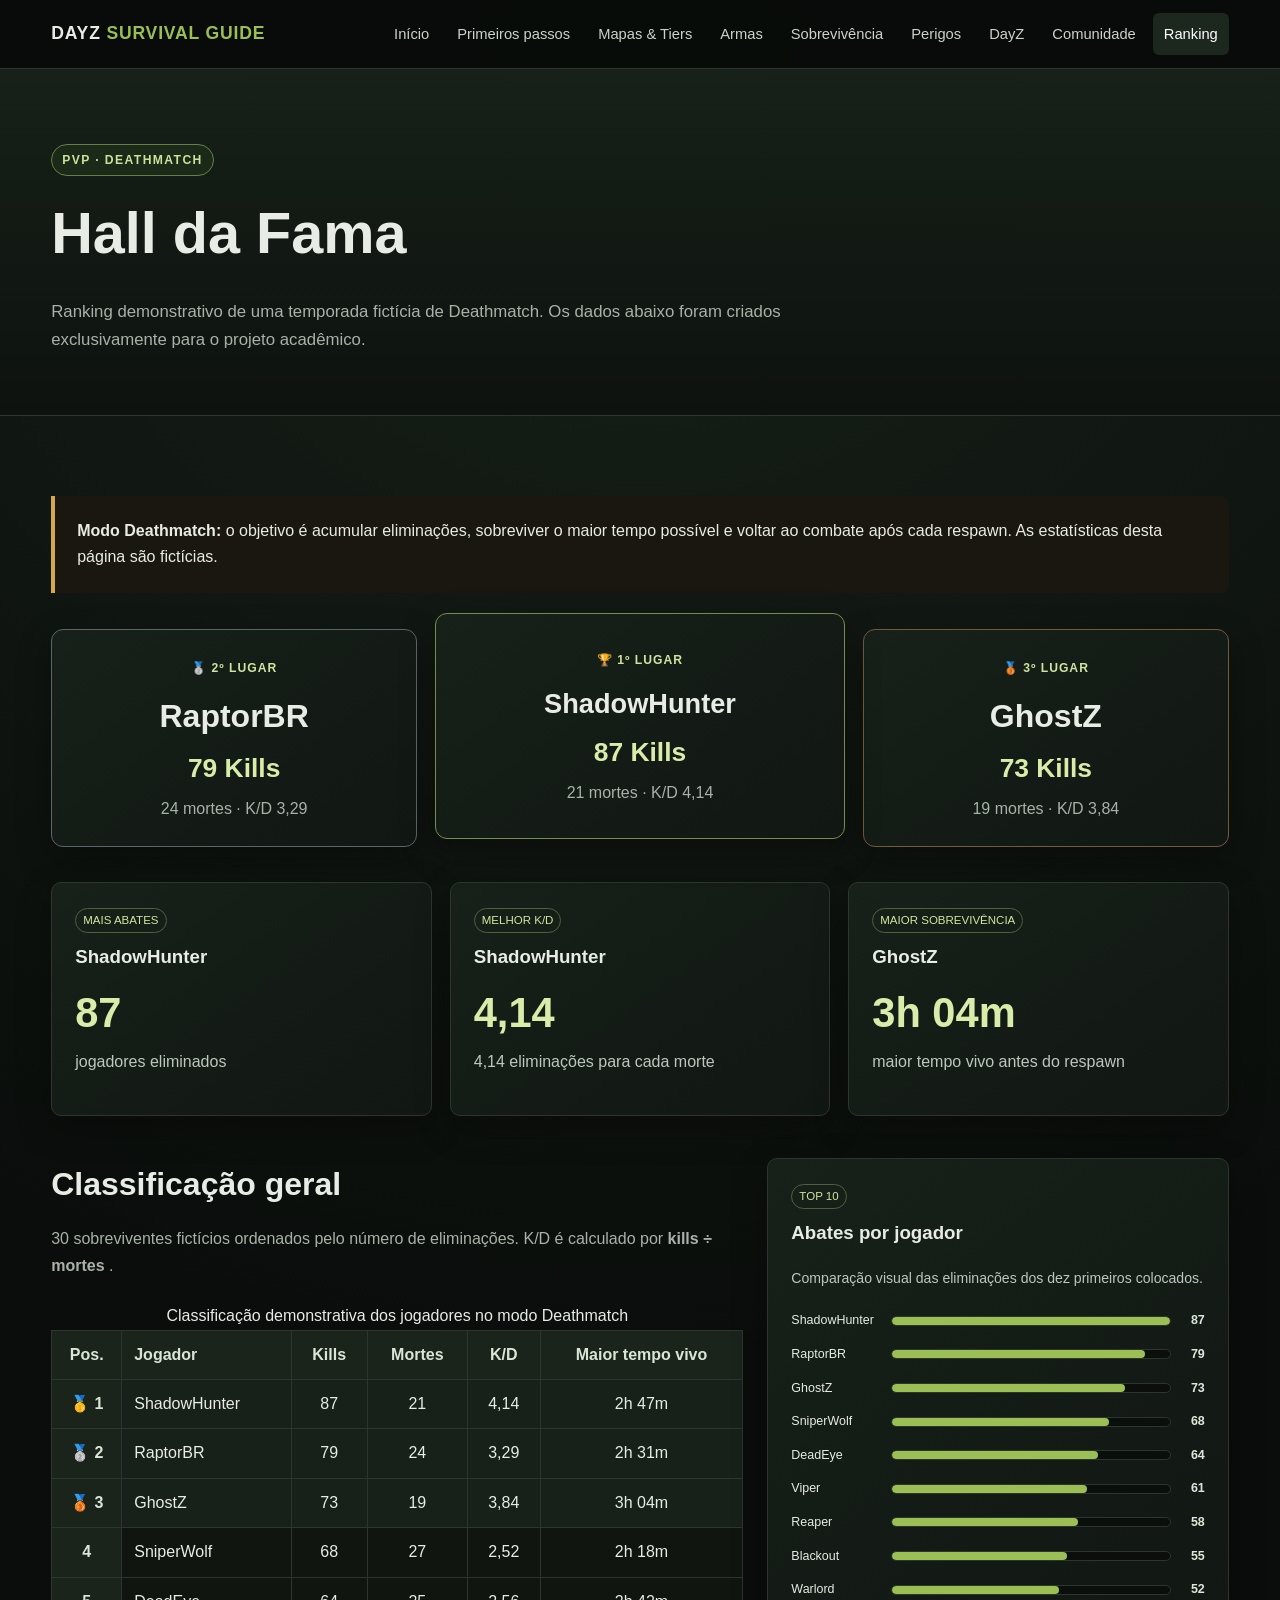
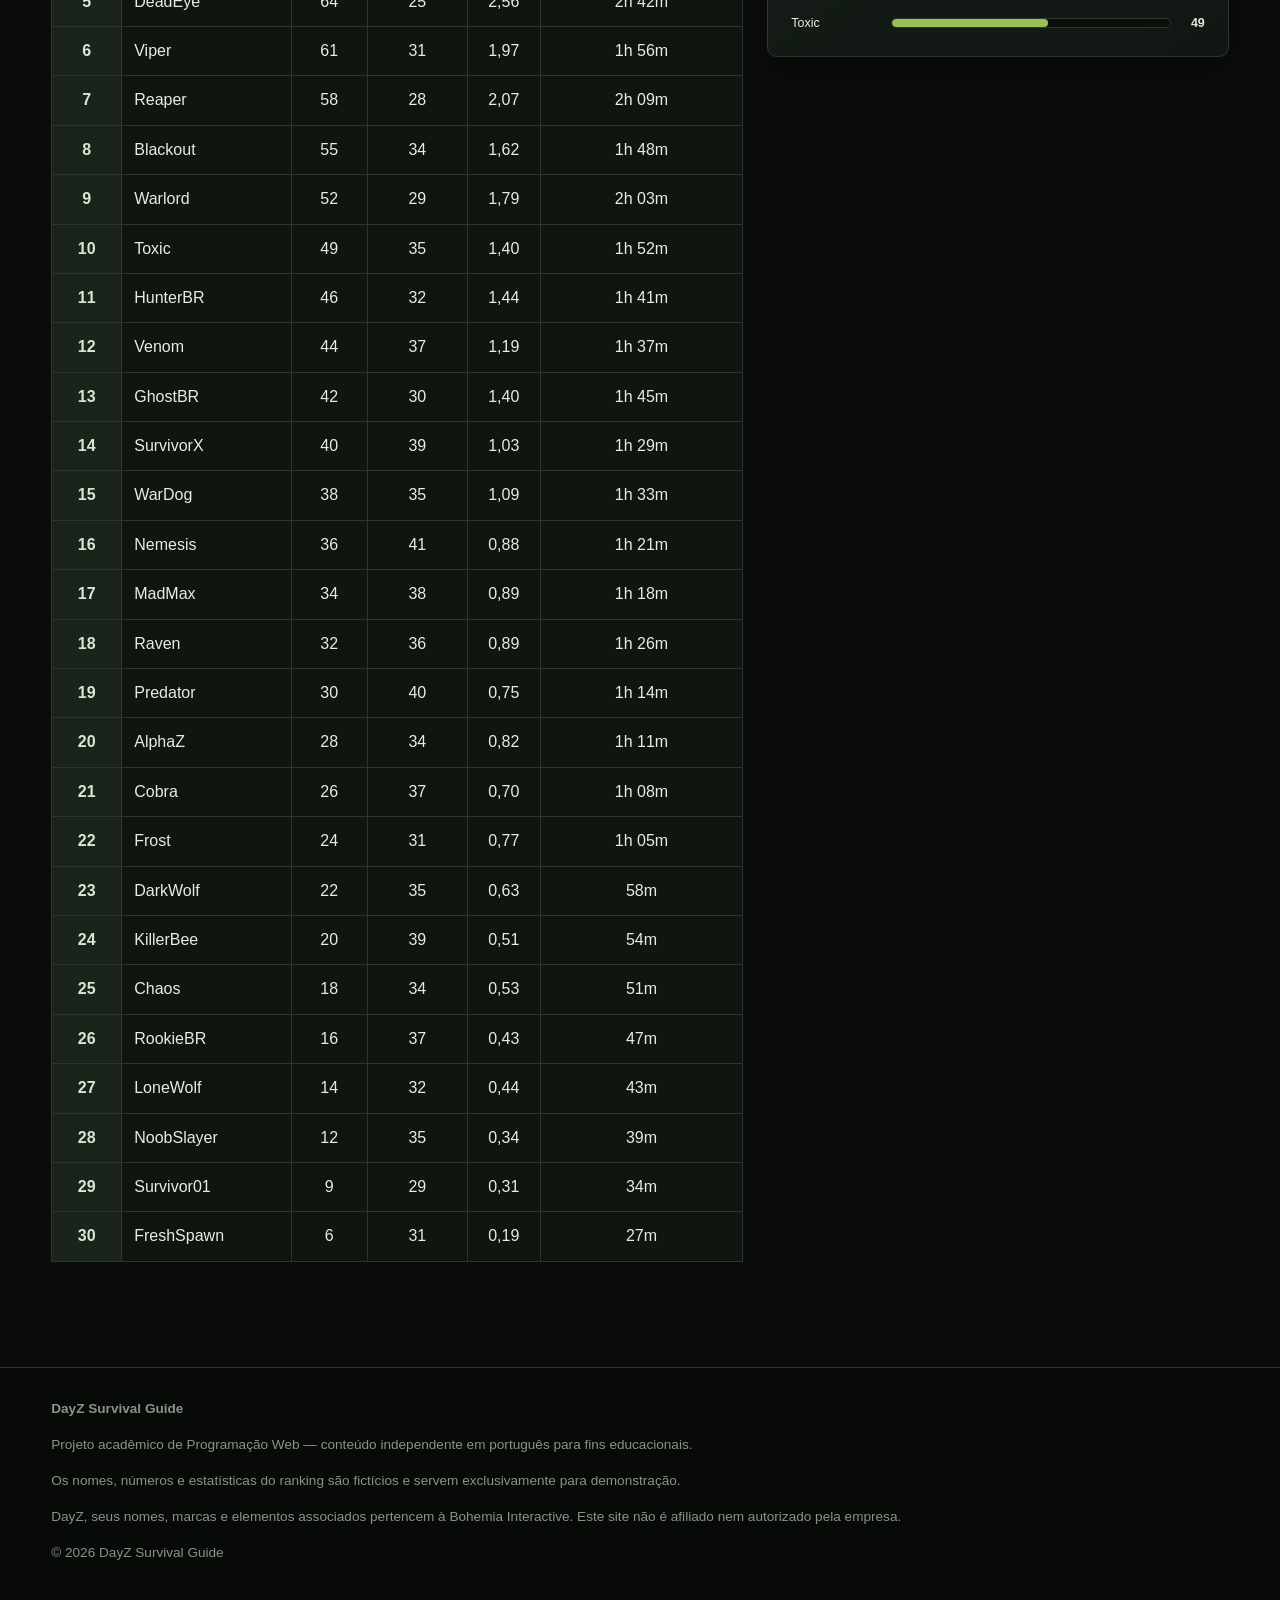
<file: ranking.html>
<!doctype html>
<html lang="pt-BR">
<head>
<meta charset="utf-8"/>
<meta content="width=device-width,initial-scale=1" name="viewport"/>
<meta content="Ranking fict&iacute;cio de um modo Deathmatch do DayZ Survival Guide." name="description"/>
<title>Ranking | DayZ Survival Guide</title>
<link href="css/style.css" rel="stylesheet"/>
</head>
<body>
<header class="site-header">
<div class="container nav">
<a class="brand" href="index.html">DAYZ <span>SURVIVAL GUIDE</span></a>
<nav aria-label="Menu principal" class="menu">
<a href="index.html">In&iacute;cio</a>
<a href="primeiros-passos.html">Primeiros passos</a>
<a href="mapas.html">Mapas &amp; Tiers</a>
<a href="equipamentos.html">Armas</a>
<a href="sobrevivencia.html">Sobreviv&ecirc;ncia</a>
<a href="perigos.html">Perigos</a>
<a href="sobre.html">DayZ</a>
<a href="contato.html">Comunidade</a>
<a class="active" href="ranking.html">Ranking</a>
</nav>
</div>
</header>


<main id="conteudo-principal"><section class="page-head">
<div class="container">
<span class="eyebrow">PVP &middot; DEATHMATCH</span>
<h1>Hall da Fama</h1>
<p>
                    Ranking demonstrativo de uma temporada fict&iacute;cia de Deathmatch. Os dados abaixo foram criados exclusivamente para o projeto acad&ecirc;mico.
                </p>
</div>
</section><section class="section">
<div class="container">
<div class="callout warning">
<strong>Modo Deathmatch:</strong>
                    o objetivo &eacute; acumular elimina&ccedil;&otilde;es, sobreviver o maior tempo poss&iacute;vel e voltar ao combate ap&oacute;s cada respawn. As estat&iacute;sticas desta p&aacute;gina s&atilde;o fict&iacute;cias.
                </div>
<div class="podium">
<article class="podium-card second">
<span class="podium-place">🥈 2&ordm; LUGAR</span>
<h2>RaptorBR</h2>
<strong>79 Kills</strong>
<span>24 mortes &middot; K/D 3,29</span>
</article>
<article class="podium-card first">
<span class="podium-place">🏆 1&ordm; LUGAR</span>
<h2>ShadowHunter</h2>
<strong>87 Kills</strong>
<span>21 mortes &middot; K/D 4,14</span>
</article>
<article class="podium-card third">
<span class="podium-place">🥉 3&ordm; LUGAR</span>
<h2>GhostZ</h2>
<strong>73 Kills</strong>
<span>19 mortes &middot; K/D 3,84</span>
</article>
</div>
<div class="grid grid3 stats-highlight">
<article class="card">
<span class="tag">MAIS ABATES</span>
<h3>ShadowHunter</h3>
<p class="big-stat">87</p>
<p class="muted">jogadores eliminados</p>
</article>
<article class="card">
<span class="tag">MELHOR K/D</span>
<h3>ShadowHunter</h3>
<p class="big-stat">4,14</p>
<p class="muted">4,14 elimina&ccedil;&otilde;es para cada morte</p>
</article>
<article class="card">
<span class="tag">MAIOR SOBREVIV&Ecirc;NCIA</span>
<h3>GhostZ</h3>
<p class="big-stat">3h 04m</p>
<p class="muted">maior tempo vivo antes do respawn</p>
</article>
</div>
<div class="two ranking-layout">
<div>
<h2>Classifica&ccedil;&atilde;o geral</h2>
<p class="section-intro">
                            30 sobreviventes fict&iacute;cios ordenados pelo n&uacute;mero de elimina&ccedil;&otilde;es. K/D &eacute; calculado por
                            <strong>kills &divide; mortes</strong>
                            .
                        </p>
<div class="table-wrap">
<table class="table ranking-table"><caption>Classifica&ccedil;&atilde;o demonstrativa dos jogadores no modo Deathmatch</caption>
<thead>
<tr>
<th scope="col">Pos.</th>
<th scope="col">Jogador</th>
<th scope="col">Kills</th>
<th scope="col">Mortes</th>
<th scope="col">K/D</th>
<th scope="col">Maior tempo vivo</th>
</tr>
</thead>
<tbody>
<tr>
<th scope="row">🥇 1</th>
<td>ShadowHunter</td>
<td>87</td>
<td>21</td>
<td>4,14</td>
<td>2h 47m</td>
</tr>
<tr>
<th scope="row">🥈 2</th>
<td>RaptorBR</td>
<td>79</td>
<td>24</td>
<td>3,29</td>
<td>2h 31m</td>
</tr>
<tr>
<th scope="row">🥉 3</th>
<td>GhostZ</td>
<td>73</td>
<td>19</td>
<td>3,84</td>
<td>3h 04m</td>
</tr>
<tr>
<th scope="row">4</th>
<td>SniperWolf</td>
<td>68</td>
<td>27</td>
<td>2,52</td>
<td>2h 18m</td>
</tr>
<tr>
<th scope="row">5</th>
<td>DeadEye</td>
<td>64</td>
<td>25</td>
<td>2,56</td>
<td>2h 42m</td>
</tr>
<tr>
<th scope="row">6</th>
<td>Viper</td>
<td>61</td>
<td>31</td>
<td>1,97</td>
<td>1h 56m</td>
</tr>
<tr>
<th scope="row">7</th>
<td>Reaper</td>
<td>58</td>
<td>28</td>
<td>2,07</td>
<td>2h 09m</td>
</tr>
<tr>
<th scope="row">8</th>
<td>Blackout</td>
<td>55</td>
<td>34</td>
<td>1,62</td>
<td>1h 48m</td>
</tr>
<tr>
<th scope="row">9</th>
<td>Warlord</td>
<td>52</td>
<td>29</td>
<td>1,79</td>
<td>2h 03m</td>
</tr>
<tr>
<th scope="row">10</th>
<td>Toxic</td>
<td>49</td>
<td>35</td>
<td>1,40</td>
<td>1h 52m</td>
</tr>
<tr>
<th scope="row">11</th>
<td>HunterBR</td>
<td>46</td>
<td>32</td>
<td>1,44</td>
<td>1h 41m</td>
</tr>
<tr>
<th scope="row">12</th>
<td>Venom</td>
<td>44</td>
<td>37</td>
<td>1,19</td>
<td>1h 37m</td>
</tr>
<tr>
<th scope="row">13</th>
<td>GhostBR</td>
<td>42</td>
<td>30</td>
<td>1,40</td>
<td>1h 45m</td>
</tr>
<tr>
<th scope="row">14</th>
<td>SurvivorX</td>
<td>40</td>
<td>39</td>
<td>1,03</td>
<td>1h 29m</td>
</tr>
<tr>
<th scope="row">15</th>
<td>WarDog</td>
<td>38</td>
<td>35</td>
<td>1,09</td>
<td>1h 33m</td>
</tr>
<tr>
<th scope="row">16</th>
<td>Nemesis</td>
<td>36</td>
<td>41</td>
<td>0,88</td>
<td>1h 21m</td>
</tr>
<tr>
<th scope="row">17</th>
<td>MadMax</td>
<td>34</td>
<td>38</td>
<td>0,89</td>
<td>1h 18m</td>
</tr>
<tr>
<th scope="row">18</th>
<td>Raven</td>
<td>32</td>
<td>36</td>
<td>0,89</td>
<td>1h 26m</td>
</tr>
<tr>
<th scope="row">19</th>
<td>Predator</td>
<td>30</td>
<td>40</td>
<td>0,75</td>
<td>1h 14m</td>
</tr>
<tr>
<th scope="row">20</th>
<td>AlphaZ</td>
<td>28</td>
<td>34</td>
<td>0,82</td>
<td>1h 11m</td>
</tr>
<tr>
<th scope="row">21</th>
<td>Cobra</td>
<td>26</td>
<td>37</td>
<td>0,70</td>
<td>1h 08m</td>
</tr>
<tr>
<th scope="row">22</th>
<td>Frost</td>
<td>24</td>
<td>31</td>
<td>0,77</td>
<td>1h 05m</td>
</tr>
<tr>
<th scope="row">23</th>
<td>DarkWolf</td>
<td>22</td>
<td>35</td>
<td>0,63</td>
<td>58m</td>
</tr>
<tr>
<th scope="row">24</th>
<td>KillerBee</td>
<td>20</td>
<td>39</td>
<td>0,51</td>
<td>54m</td>
</tr>
<tr>
<th scope="row">25</th>
<td>Chaos</td>
<td>18</td>
<td>34</td>
<td>0,53</td>
<td>51m</td>
</tr>
<tr>
<th scope="row">26</th>
<td>RookieBR</td>
<td>16</td>
<td>37</td>
<td>0,43</td>
<td>47m</td>
</tr>
<tr>
<th scope="row">27</th>
<td>LoneWolf</td>
<td>14</td>
<td>32</td>
<td>0,44</td>
<td>43m</td>
</tr>
<tr>
<th scope="row">28</th>
<td>NoobSlayer</td>
<td>12</td>
<td>35</td>
<td>0,34</td>
<td>39m</td>
</tr>
<tr>
<th scope="row">29</th>
<td>Survivor01</td>
<td>9</td>
<td>29</td>
<td>0,31</td>
<td>34m</td>
</tr>
<tr>
<th scope="row">30</th>
<td>FreshSpawn</td>
<td>6</td>
<td>31</td>
<td>0,19</td>
<td>27m</td>
</tr>
</tbody>
</table>
</div>
</div>
<aside class="card kills-chart">
<span class="tag">TOP 10</span>
<h3>Abates por jogador</h3>
<p class="muted small">Compara&ccedil;&atilde;o visual das elimina&ccedil;&otilde;es dos dez primeiros colocados.</p>
<div class="bar-list">
<div class="bar-row">
<span>ShadowHunter</span>
<div><span class="bar-fill bar-fill-100"></span></div>
<strong>87</strong>
</div>
<div class="bar-row">
<span>RaptorBR</span>
<div><span class="bar-fill bar-fill-91"></span></div>
<strong>79</strong>
</div>
<div class="bar-row">
<span>GhostZ</span>
<div><span class="bar-fill bar-fill-84"></span></div>
<strong>73</strong>
</div>
<div class="bar-row">
<span>SniperWolf</span>
<div><span class="bar-fill bar-fill-78"></span></div>
<strong>68</strong>
</div>
<div class="bar-row">
<span>DeadEye</span>
<div><span class="bar-fill bar-fill-74"></span></div>
<strong>64</strong>
</div>
<div class="bar-row">
<span>Viper</span>
<div><span class="bar-fill bar-fill-70"></span></div>
<strong>61</strong>
</div>
<div class="bar-row">
<span>Reaper</span>
<div><span class="bar-fill bar-fill-67"></span></div>
<strong>58</strong>
</div>
<div class="bar-row">
<span>Blackout</span>
<div><span class="bar-fill bar-fill-63"></span></div>
<strong>55</strong>
</div>
<div class="bar-row">
<span>Warlord</span>
<div><span class="bar-fill bar-fill-60"></span></div>
<strong>52</strong>
</div>
<div class="bar-row">
<span>Toxic</span>
<div><span class="bar-fill bar-fill-56"></span></div>
<strong>49</strong>
</div>
</div>
</aside>
</div>
</div>
</section></main><footer class="footer">
<div class="container">
<strong>DayZ Survival Guide</strong>
<p>Projeto acad&ecirc;mico de Programa&ccedil;&atilde;o Web &mdash; conte&uacute;do independente em portugu&ecirc;s para fins educacionais.</p>
<p>Os nomes, n&uacute;meros e estat&iacute;sticas do ranking s&atilde;o fict&iacute;cios e servem exclusivamente para demonstra&ccedil;&atilde;o.</p>
<p>
                    DayZ, seus nomes, marcas e elementos associados pertencem &agrave; Bohemia Interactive. Este site n&atilde;o &eacute; afiliado nem autorizado pela empresa.
                </p>
<p>&copy; 2026 DayZ Survival Guide</p>
</div>
</footer>
</body>
</html>
</file>
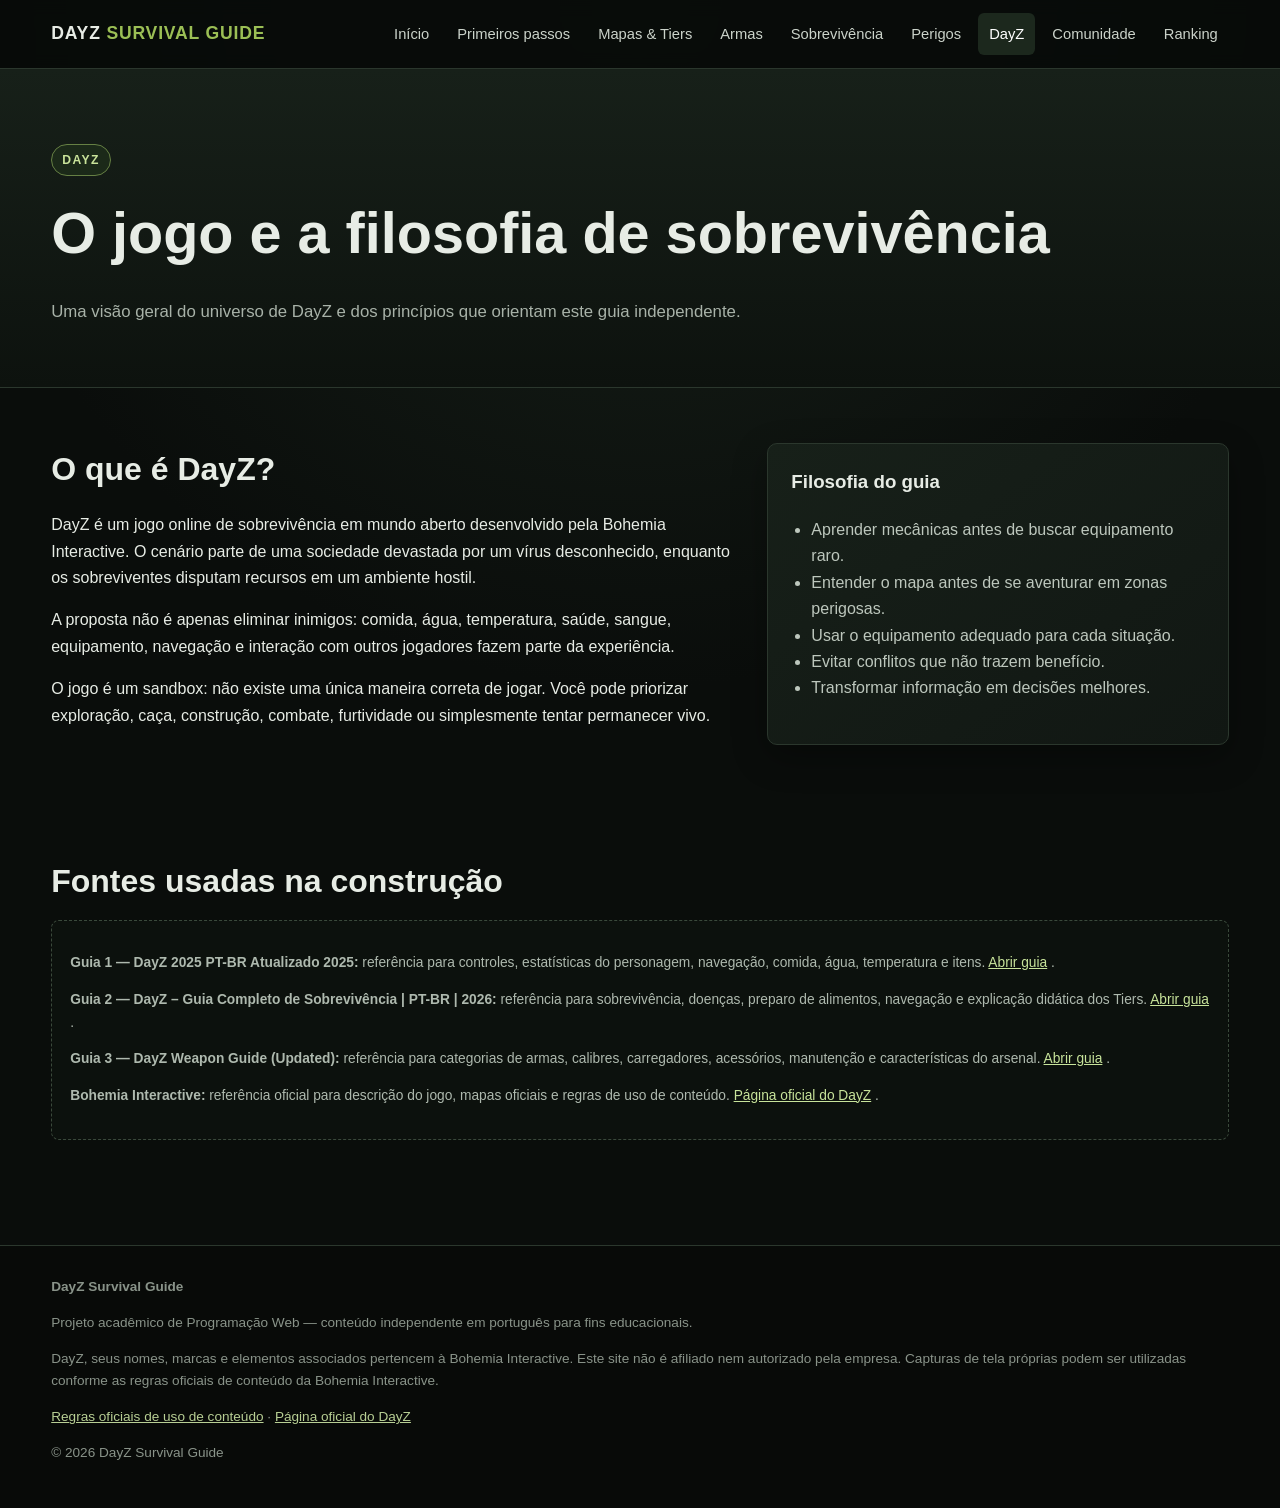
<file: sobre.html>
<!doctype html>
<html lang="pt-BR">
<head>
<meta charset="utf-8"/>
<meta content="width=device-width,initial-scale=1" name="viewport"/>
<meta content="Guia independente de DayZ em portugu&ecirc;s: sobreviv&ecirc;ncia, mapas, tiers, armas e estrat&eacute;gias." name="description"/>
<title>Sobre DayZ | DayZ Survival Guide</title>
<link href="css/style.css" rel="stylesheet"/>
</head>
<body>
<header class="site-header">
<div class="container nav">
<a class="brand" href="index.html">DAYZ <span>SURVIVAL GUIDE</span></a>
<nav aria-label="Menu principal" class="menu">
<a class="" href="index.html">In&iacute;cio</a>
<a class="" href="primeiros-passos.html">Primeiros passos</a>
<a class="" href="mapas.html">Mapas &amp; Tiers</a>
<a class="" href="equipamentos.html">Armas</a>
<a class="" href="sobrevivencia.html">Sobreviv&ecirc;ncia</a>
<a class="" href="perigos.html">Perigos</a>
<a class="active" href="sobre.html">DayZ</a>
<a class="" href="contato.html">Comunidade</a>
<a href="ranking.html">Ranking</a>
</nav>
</div>
</header>



<main id="conteudo-principal"><section class="page-head">
<div class="container">
<span class="eyebrow">DAYZ</span>
<h1>O jogo e a filosofia de sobreviv&ecirc;ncia</h1>
<p>Uma vis&atilde;o geral do universo de DayZ e dos princ&iacute;pios que orientam este guia independente.</p>
</div>
</section><section class="section">
<div class="container two">
<div>
<h2>O que &eacute; DayZ?</h2>
<p>
                        DayZ &eacute; um jogo online de sobreviv&ecirc;ncia em mundo aberto desenvolvido pela Bohemia Interactive. O cen&aacute;rio parte de uma sociedade devastada por um v&iacute;rus desconhecido, enquanto os sobreviventes disputam recursos em um ambiente hostil.
                    </p>
<p>
                        A proposta n&atilde;o &eacute; apenas eliminar inimigos: comida, &aacute;gua, temperatura, sa&uacute;de, sangue, equipamento, navega&ccedil;&atilde;o e intera&ccedil;&atilde;o com outros jogadores fazem parte da experi&ecirc;ncia.
                    </p>
<p>
                        O jogo &eacute; um sandbox: n&atilde;o existe uma &uacute;nica maneira correta de jogar. Voc&ecirc; pode priorizar explora&ccedil;&atilde;o, ca&ccedil;a, constru&ccedil;&atilde;o, combate, furtividade ou simplesmente tentar permanecer vivo.
                    </p>
</div>
<div class="card">
<h3>Filosofia do guia</h3>
<ul>
<li>Aprender mec&acirc;nicas antes de buscar equipamento raro.</li>
<li>Entender o mapa antes de se aventurar em zonas perigosas.</li>
<li>Usar o equipamento adequado para cada situa&ccedil;&atilde;o.</li>
<li>Evitar conflitos que n&atilde;o trazem benef&iacute;cio.</li>
<li>Transformar informa&ccedil;&atilde;o em decis&otilde;es melhores.</li>
</ul>
</div>
</div>
</section><section class="section">
<div class="container">
<h2>Fontes usadas na constru&ccedil;&atilde;o</h2>
<div class="source-box">
<p>
<strong>Guia 1 &mdash; DayZ 2025 PT-BR Atualizado 2025:</strong>
                        refer&ecirc;ncia para controles, estat&iacute;sticas do personagem, navega&ccedil;&atilde;o, comida, &aacute;gua, temperatura e itens.
                        <a href="https://steamcommunity.com/sharedfiles/filedetails/?id=2013371198" rel="noopener" target="_blank">Abrir guia</a>
                        .
                    </p>
<p>
<strong>Guia 2 &mdash; DayZ &ndash; Guia Completo de Sobreviv&ecirc;ncia | PT-BR | 2026:</strong>
                        refer&ecirc;ncia para sobreviv&ecirc;ncia, doen&ccedil;as, preparo de alimentos, navega&ccedil;&atilde;o e explica&ccedil;&atilde;o did&aacute;tica dos Tiers.
                        <a href="https://steamcommunity.com/sharedfiles/filedetails/?id=3653957384" rel="noopener" target="_blank">Abrir guia</a>
                        .
                    </p>
<p>
<strong>Guia 3 &mdash; DayZ Weapon Guide (Updated):</strong>
                        refer&ecirc;ncia para categorias de armas, calibres, carregadores, acess&oacute;rios, manuten&ccedil;&atilde;o e caracter&iacute;sticas do arsenal.
                        <a href="https://steamcommunity.com/sharedfiles/filedetails/?id=3747752447" rel="noopener" target="_blank">Abrir guia</a>
                        .
                    </p>
<p>
<strong>Bohemia Interactive:</strong>
                        refer&ecirc;ncia oficial para descri&ccedil;&atilde;o do jogo, mapas oficiais e regras de uso de conte&uacute;do.
                        <a href="https://www.bohemia.net/en/games/dayz" rel="noopener" target="_blank">P&aacute;gina oficial do DayZ</a>
                        .
                    </p>
</div>
</div>
</section></main><footer class="footer">
<div class="container">
<strong>DayZ Survival Guide</strong>
<p>Projeto acad&ecirc;mico de Programa&ccedil;&atilde;o Web &mdash; conte&uacute;do independente em portugu&ecirc;s para fins educacionais.</p>
<p>
                    DayZ, seus nomes, marcas e elementos associados pertencem &agrave; Bohemia Interactive. Este site n&atilde;o &eacute; afiliado nem autorizado pela empresa. Capturas de tela pr&oacute;prias podem ser utilizadas conforme as regras oficiais de conte&uacute;do da Bohemia Interactive.
                </p>
<p>
<a href="https://www.bohemia.net/en/community/game-content-usage-rules" rel="noopener" target="_blank">Regras oficiais de uso de conte&uacute;do</a>
                    &middot;
                    <a href="https://www.bohemia.net/en/games/dayz" rel="noopener" target="_blank">P&aacute;gina oficial do DayZ</a>
</p>
<p>&copy; 2026 DayZ Survival Guide</p>
</div>
</footer>
</body>
</html>
</file>
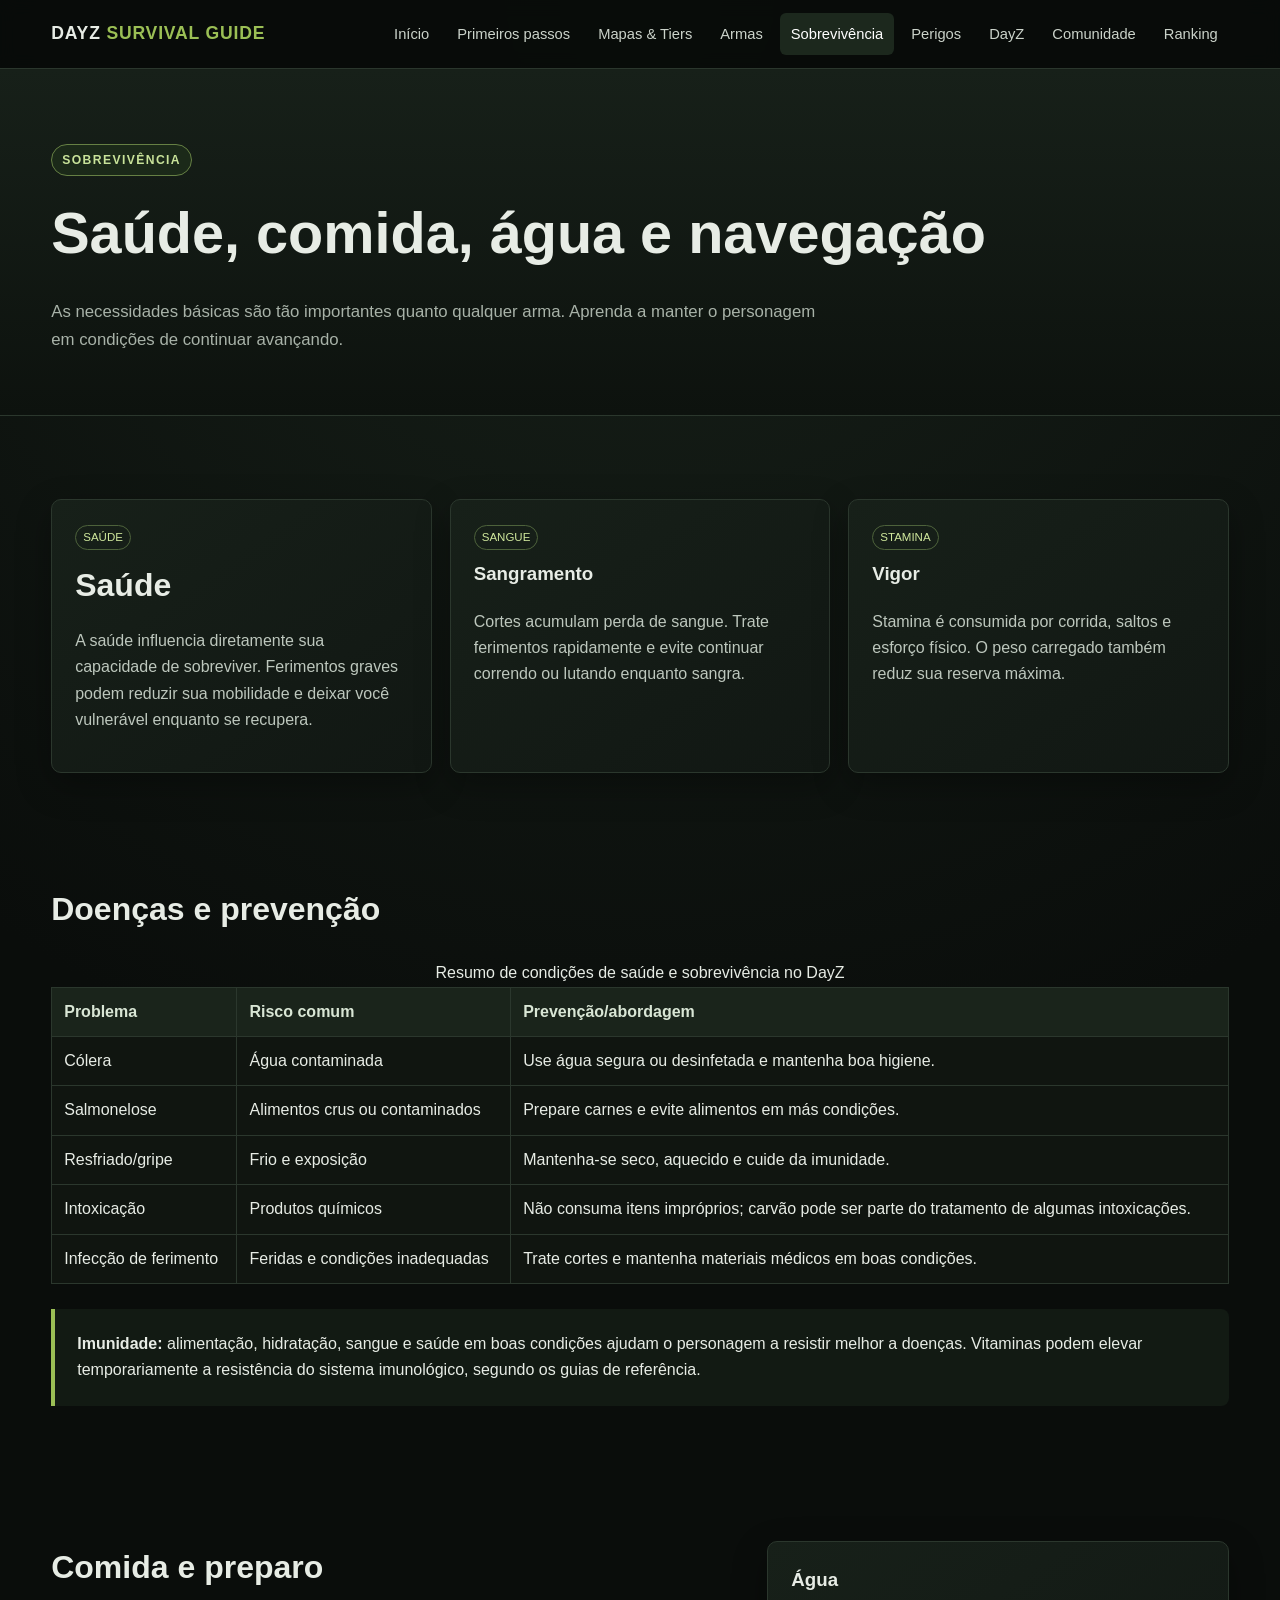
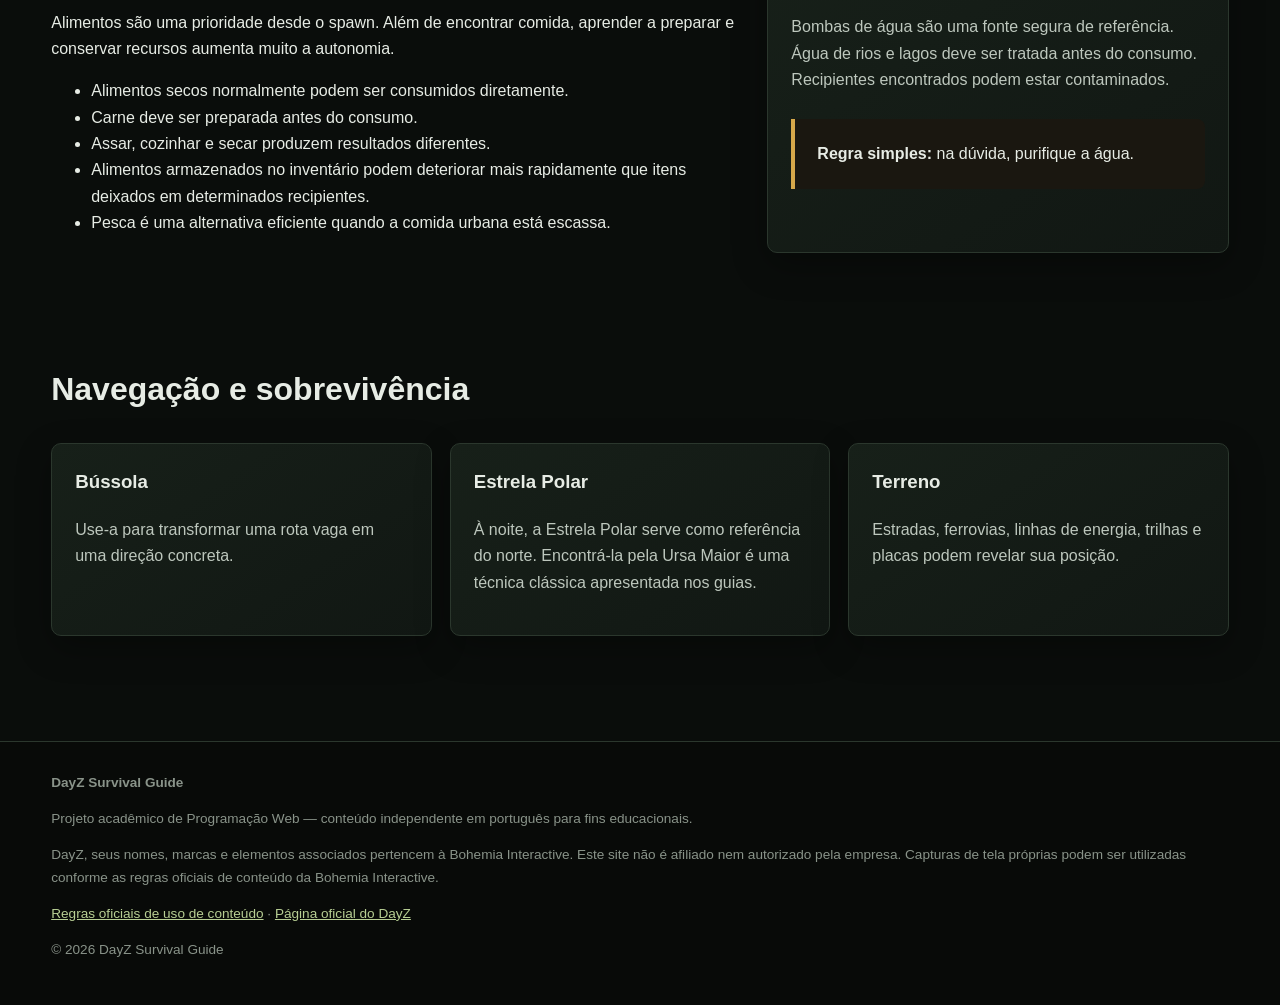
<file: sobrevivencia.html>
<!doctype html>
<html lang="pt-BR">
<head>
<meta charset="utf-8"/>
<meta content="width=device-width,initial-scale=1" name="viewport"/>
<meta content="Guia independente de DayZ em portugu&ecirc;s: sobreviv&ecirc;ncia, mapas, tiers, armas e estrat&eacute;gias." name="description"/>
<title>Sobreviv&ecirc;ncia | DayZ Survival Guide</title>
<link href="css/style.css" rel="stylesheet"/>
</head>
<body>
<header class="site-header">
<div class="container nav">
<a class="brand" href="index.html">DAYZ <span>SURVIVAL GUIDE</span></a>
<nav aria-label="Menu principal" class="menu">
<a class="" href="index.html">In&iacute;cio</a>
<a class="" href="primeiros-passos.html">Primeiros passos</a>
<a class="" href="mapas.html">Mapas &amp; Tiers</a>
<a class="" href="equipamentos.html">Armas</a>
<a class="active" href="sobrevivencia.html">Sobreviv&ecirc;ncia</a>
<a class="" href="perigos.html">Perigos</a>
<a class="" href="sobre.html">DayZ</a>
<a class="" href="contato.html">Comunidade</a>
<a href="ranking.html">Ranking</a>
</nav>
</div>
</header>





<main id="conteudo-principal"><section class="page-head">
<div class="container">
<span class="eyebrow">SOBREVIV&Ecirc;NCIA</span>
<h1>Sa&uacute;de, comida, &aacute;gua e navega&ccedil;&atilde;o</h1>
<p>
                    As necessidades b&aacute;sicas s&atilde;o t&atilde;o importantes quanto qualquer arma. Aprenda a manter o personagem em condi&ccedil;&otilde;es de continuar avan&ccedil;ando.
                </p>
</div>
</section><section class="section">
<div class="container grid">
<article class="card">
<span class="tag">SA&Uacute;DE</span>
<h2>Sa&uacute;de</h2>
<p>
                        A sa&uacute;de influencia diretamente sua capacidade de sobreviver. Ferimentos graves podem reduzir sua mobilidade e deixar voc&ecirc; vulner&aacute;vel enquanto se recupera.
                    </p>
</article>
<article class="card">
<span class="tag">SANGUE</span>
<h3>Sangramento</h3>
<p>Cortes acumulam perda de sangue. Trate ferimentos rapidamente e evite continuar correndo ou lutando enquanto sangra.</p>
</article>
<article class="card">
<span class="tag">STAMINA</span>
<h3>Vigor</h3>
<p>Stamina &eacute; consumida por corrida, saltos e esfor&ccedil;o f&iacute;sico. O peso carregado tamb&eacute;m reduz sua reserva m&aacute;xima.</p>
</article>
</div>
</section><section class="section" id="doencas">
<div class="container">
<h2>Doen&ccedil;as e preven&ccedil;&atilde;o</h2>
<div class="table-wrap">
<table class="table"><caption>Resumo de condi&ccedil;&otilde;es de sa&uacute;de e sobreviv&ecirc;ncia no DayZ</caption>






<thead></thead><tbody><tr>
<th scope="col">Problema</th>
<th scope="col">Risco comum</th>
<th scope="col">Preven&ccedil;&atilde;o/abordagem</th>
</tr><tr>
<td>C&oacute;lera</td>
<td>&Aacute;gua contaminada</td>
<td>Use &aacute;gua segura ou desinfetada e mantenha boa higiene.</td>
</tr><tr>
<td>Salmonelose</td>
<td>Alimentos crus ou contaminados</td>
<td>Prepare carnes e evite alimentos em m&aacute;s condi&ccedil;&otilde;es.</td>
</tr><tr>
<td>Resfriado/gripe</td>
<td>Frio e exposi&ccedil;&atilde;o</td>
<td>Mantenha-se seco, aquecido e cuide da imunidade.</td>
</tr><tr>
<td>Intoxica&ccedil;&atilde;o</td>
<td>Produtos qu&iacute;micos</td>
<td>N&atilde;o consuma itens impr&oacute;prios; carv&atilde;o pode ser parte do tratamento de algumas intoxica&ccedil;&otilde;es.</td>
</tr><tr>
<td>Infec&ccedil;&atilde;o de ferimento</td>
<td>Feridas e condi&ccedil;&otilde;es inadequadas</td>
<td>Trate cortes e mantenha materiais m&eacute;dicos em boas condi&ccedil;&otilde;es.</td>
</tr></tbody></table>
</div>
<div class="callout">
<strong>Imunidade:</strong>
                    alimenta&ccedil;&atilde;o, hidrata&ccedil;&atilde;o, sangue e sa&uacute;de em boas condi&ccedil;&otilde;es ajudam o personagem a resistir melhor a doen&ccedil;as. Vitaminas podem elevar temporariamente a resist&ecirc;ncia do sistema imunol&oacute;gico, segundo os guias de refer&ecirc;ncia.
                </div>
</div>
</section><section class="section">
<div class="container two">
<div>
<h2>Comida e preparo</h2>
<p>
                        Alimentos s&atilde;o uma prioridade desde o spawn. Al&eacute;m de encontrar comida, aprender a preparar e conservar recursos aumenta muito a autonomia.
                    </p>
<ul>
<li>Alimentos secos normalmente podem ser consumidos diretamente.</li>
<li>Carne deve ser preparada antes do consumo.</li>
<li>Assar, cozinhar e secar produzem resultados diferentes.</li>
<li>Alimentos armazenados no invent&aacute;rio podem deteriorar mais rapidamente que itens deixados em determinados recipientes.</li>
<li>Pesca &eacute; uma alternativa eficiente quando a comida urbana est&aacute; escassa.</li>
</ul>
</div>
<div class="card">
<h3>&Aacute;gua</h3>
<p>
                        Bombas de &aacute;gua s&atilde;o uma fonte segura de refer&ecirc;ncia. &Aacute;gua de rios e lagos deve ser tratada antes do consumo. Recipientes encontrados podem estar contaminados.
                    </p>
<div class="callout warning"><strong>Regra simples:</strong> na d&uacute;vida, purifique a &aacute;gua.</div>
</div>
</div>
</section><section class="section" id="navegacao">
<div class="container">
<h2>Navega&ccedil;&atilde;o e sobreviv&ecirc;ncia</h2>
<div class="grid">
<article class="card">
<h3>B&uacute;ssola</h3>
<p>Use-a para transformar uma rota vaga em uma dire&ccedil;&atilde;o concreta.</p>
</article>
<article class="card">
<h3>Estrela Polar</h3>
<p>
                            &Agrave; noite, a Estrela Polar serve como refer&ecirc;ncia do norte. Encontr&aacute;-la pela Ursa Maior &eacute; uma t&eacute;cnica cl&aacute;ssica apresentada nos guias.
                        </p>
</article>
<article class="card">
<h3>Terreno</h3>
<p>Estradas, ferrovias, linhas de energia, trilhas e placas podem revelar sua posi&ccedil;&atilde;o.</p>
</article>
</div>
</div>
</section></main><footer class="footer">
<div class="container">
<strong>DayZ Survival Guide</strong>
<p>Projeto acad&ecirc;mico de Programa&ccedil;&atilde;o Web &mdash; conte&uacute;do independente em portugu&ecirc;s para fins educacionais.</p>
<p>
                    DayZ, seus nomes, marcas e elementos associados pertencem &agrave; Bohemia Interactive. Este site n&atilde;o &eacute; afiliado nem autorizado pela empresa. Capturas de tela pr&oacute;prias podem ser utilizadas conforme as regras oficiais de conte&uacute;do da Bohemia Interactive.
                </p>
<p>
<a href="https://www.bohemia.net/en/community/game-content-usage-rules" rel="noopener" target="_blank">Regras oficiais de uso de conte&uacute;do</a>
                    &middot;
                    <a href="https://www.bohemia.net/en/games/dayz" rel="noopener" target="_blank">P&aacute;gina oficial do DayZ</a>
</p>
<p>&copy; 2026 DayZ Survival Guide</p>
</div>
</footer>
</body>
</html>
</file>
<file: css/style.css>
:root {
    --bg: #0a0d0b;
    --panel: #111713;
    --panel2: #172019;
    --text: #e7ece5;
    --muted: #a8b2a8;
    --accent: #9bbf55;
    --accent2: #d6a84a;
    --danger: #c75a4a;
    --line: #2b372d;
    --max: 1180px;
    --shadow: 0 12px 35px rgba(0,0,0,.32);
}

* {
    box-sizing: border-box;
}

html {
    scroll-behavior: smooth;
}

body {
    margin: 0;
    background: radial-gradient(circle at top,#18221a 0,#0a0d0b 42%);
    color: var(--text);
    font-family: Arial,Helvetica,sans-serif;
    line-height: 1.65;
}

a {
    color: inherit;
}

.container {
    width: min(var(--max),92%);
    margin: auto;
}

.site-header {
    position: sticky;
    top: 0;
    z-index: 20;
    background: rgba(8,11,9,.94);
    backdrop-filter: blur(8px);
    border-bottom: 1px solid var(--line);
}

.nav {
    min-height: 68px;
    display: flex;
    align-items: center;
    justify-content: space-between;
    gap: 20px;
}

.brand {
    font-weight: 900;
    letter-spacing: .8px;
    text-decoration: none;
    font-size: 1.1rem;
}

.brand span {
    color: var(--accent);
}

.menu {
    display: flex;
    flex-wrap: wrap;
    justify-content: flex-end;
    gap: 6px;
}

.menu a {
    padding: 9px 11px;
    text-decoration: none;
    color: #cbd3ca;
    border-radius: 6px;
    font-size: .92rem;
}

.menu a:hover,.menu a.active {
    background: #1c281d;
    color: #fff;
}

.hero {
    min-height: 560px;
    display: grid;
    align-items: end;
    background: linear-gradient(180deg,rgba(0,0,0,.1),rgba(0,0,0,.82)),url(https://files.bistudio.com/public/54045dda-fd3a-484f-8507-50df681ddd8b-1) center/cover;
    border-bottom: 1px solid var(--line);
}

.hero-content {
    padding: 90px 0 70px;
    max-width: 820px;
}

.eyebrow {
    display: inline-block;
    border: 1px solid #668044;
    background: rgba(30,46,26,.75);
    padding: 5px 10px;
    border-radius: 999px;
    color: #c9e39a;
    text-transform: uppercase;
    font-size: .76rem;
    letter-spacing: 1.4px;
    font-weight: 700;
}

.hero h1 {
    font-size: clamp(2.5rem,7vw,5.4rem);
    line-height: .95;
    margin: 18px 0 18px;
    text-transform: uppercase;
    letter-spacing: -2px;
}

.hero p {
    font-size: 1.15rem;
    color: #d3dbd2;
    max-width: 720px;
}

.btn {
    display: inline-block;
    padding: 12px 18px;
    background: var(--accent);
    color: #0a0d0b;
    text-decoration: none;
    font-weight: 800;
    border-radius: 6px;
    margin: 8px 6px 0 0;
}

.btn.alt {
    background: transparent;
    color: #dce5d9;
    border: 1px solid #5b6b5d;
}

.page-head {
    padding: 75px 0 45px;
    background: linear-gradient(180deg,#172019,#0d120e);
    border-bottom: 1px solid var(--line);
}

.page-head h1 {
    font-size: clamp(2rem,5vw,3.6rem);
    margin: 10px 0;
}

.page-head p {
    max-width: 780px;
    color: var(--muted);
    font-size: 1.05rem;
}

.section {
    padding: 55px 0;
}

.section h2 {
    font-size: 2rem;
    margin: 0 0 12px;
}

.section-intro {
    color: var(--muted);
    max-width: 800px;
}

.grid {
    display: grid;
    grid-template-columns: repeat(3,1fr);
    gap: 18px;
    margin-top: 28px;
}

.grid4 {
    grid-template-columns: repeat(4,1fr);
}

.card {
    background: linear-gradient(145deg,var(--panel2),var(--panel));
    border: 1px solid var(--line);
    border-radius: 10px;
    padding: 23px;
    box-shadow: var(--shadow);
}

.card h3 {
    margin-top: 0;
}

.card p,.card li {
    color: #bdc7bd;
}

.card ul {
    padding-left: 20px;
}

.card .tag {
    display: inline-block;
    font-size: .72rem;
    color: #cfe79c;
    border: 1px solid #4d623b;
    border-radius: 999px;
    padding: 2px 7px;
    margin-bottom: 9px;
}

.feature-image {
    width: 100%;
    height: 230px;
    object-fit: cover;
    border-radius: 9px;
    border: 1px solid var(--line);
    margin-bottom: 15px;
}

.callout {
    padding: 22px;
    border-left: 4px solid var(--accent);
    background: #121a13;
    border-radius: 0 8px 8px 0;
    margin: 25px 0;
}

.warning {
    border-left-color: var(--accent2);
    background: #1a1710;
}

.danger {
    border-left-color: var(--danger);
    background: #1a1210;
}

.tier {
    display: grid;
    grid-template-columns: 100px 1fr;
    gap: 18px;
    align-items: center;
}

.tier-num {
    height: 100px;
    border-radius: 12px;
    display: grid;
    place-items: center;
    background: #22351d;
    border: 1px solid #4f6e38;
    font-size: 2rem;
    font-weight: 900;
    color: #d8eeaf;
}

.tier:nth-child(2) .tier-num {
    background: #182d38;
    border-color: #3f6678;
}

.tier:nth-child(3) .tier-num {
    background: #3a3215;
    border-color: #7e6a28;
}

.tier:nth-child(4) .tier-num {
    background: #3c2414;
    border-color: #87502b;
}

.table-wrap {
    overflow: auto;
    margin-top: 24px;
}

.table {
    width: 100%;
    border-collapse: collapse;
    background: #101510;
}

.table th,.table td {
    border: 1px solid var(--line);
    padding: 11px 12px;
    text-align: left;
    vertical-align: top;
}

.table th {
    background: #1a241b;
    color: #d9e6d5;
}

.muted {
    color: var(--muted);
}

.small {
    font-size: .88rem;
}

.weapon {
    display: grid;
    grid-template-columns: 120px 1fr;
    gap: 18px;
}

.weapon-icon {
    height: 120px;
    border-radius: 9px;
    background: linear-gradient(135deg,#202c22,#0e120f);
    display: grid;
    place-items: center;
    border: 1px solid #344236;
    font-size: 2.1rem;
}

.statline {
    display: flex;
    flex-wrap: wrap;
    gap: 7px;
    margin: 8px 0;
}

.stat {
    background: #0c100d;
    border: 1px solid #293329;
    border-radius: 5px;
    padding: 4px 8px;
    font-size: .78rem;
    color: #c9d4c8;
}

.source-box {
    font-size: .86rem;
    color: #aeb9ae;
    background: #0c110d;
    border: 1px dashed #3a493b;
    padding: 18px;
    border-radius: 8px;
}

.source-box a {
    color: #c8e49b;
}

.footer {
    margin-top: 50px;
    border-top: 1px solid var(--line);
    background: #080a08;
    padding: 30px 0;
    color: #899389;
    font-size: .85rem;
}

.footer a {
    color: #b8cf94;
}

.two {
    display: grid;
    grid-template-columns: 1.2fr .8fr;
    gap: 24px;
}

.steps {
    counter-reset: step;
    display: grid;
    gap: 12px;
}

.step {
    counter-increment: step;
    display: grid;
    grid-template-columns: 48px 1fr;
    gap: 14px;
    background: #111713;
    border: 1px solid var(--line);
    padding: 15px;
    border-radius: 8px;
}

.step:before {
    content: counter(step);
    width: 42px;
    height: 42px;
    border-radius: 50%;
    display: grid;
    place-items: center;
    background: #26351f;
    color: #d8eca9;
    font-weight: 900;
}

.kbd {
    font-family: monospace;
    background: #080b09;
    border: 1px solid #3b443c;
    padding: 2px 6px;
    border-radius: 4px;
    color: #e2e9df;
}

.search-note {
    background: #0f1510;
    border: 1px solid var(--line);
    padding: 12px 15px;
    border-radius: 7px;
    color: #b9c5b9;
}

.form {
    display: grid;
    gap: 14px;
}

.form label {
    font-weight: 700;
}

.form input,.form select,.form textarea {
    width: 100%;
    background: #0b100c;
    color: #e8eee6;
    border: 1px solid #38443a;
    padding: 11px;
    border-radius: 6px;
    font: inherit;
}

.form textarea {
    min-height: 170px;
}

.form button {
    width: max-content;
    border: 0;
    cursor: pointer;
}

.credits {
    display: flex;
    gap: 12px;
    flex-wrap: wrap;
}

.credits a {
    display: inline-block;
    border: 1px solid var(--line);
    padding: 8px 11px;
    border-radius: 6px;
    text-decoration: none;
}

.timeline {
    display: grid;
    gap: 0;
}

.timeline>div {
    padding: 17px 20px;
    border-left: 3px solid #526746;
    background: #111713;
}

.timeline>div:nth-child(even) {
    background: #0e130f;
}

.pill {
    display: inline-block;
    padding: 3px 8px;
    border-radius: 99px;
    background: #1c281d;
    color: #cfe49e;
    font-size: .75rem;
}

.quote {
    font-size: 1.2rem;
    color: #dce5da;
    border-left: 3px solid var(--accent);
    padding-left: 18px;
}

@media (max-width:900px) {
    .grid,.grid4 {
        grid-template-columns: 1fr 1fr;
    }

    .two {
        grid-template-columns: 1fr;
    }

    .menu a {
        font-size: .82rem;
        padding: 7px;
    }

    .nav {
        align-items: flex-start;
        padding: 12px 0;
    }

    .weapon {
        grid-template-columns: 80px 1fr;
    }

    .weapon-icon {
        height: 80px;
    }
}

@media (max-width:620px) {
    .grid,.grid4 {
        grid-template-columns: 1fr;
    }

    .hero {
        min-height: 520px;
    }

    .hero h1 {
        letter-spacing: -1px;
    }

    .tier {
        grid-template-columns: 70px 1fr;
    }

    .tier-num {
        height: 70px;
        font-size: 1.5rem;
    }

    .menu {
        display: none;
    }

    .brand {
        padding-top: 8px;
    }
}

.weapon-card {
    padding: 0;
    overflow: hidden;
}

.weapon-card img {
    width: 100%;
    height: 190px;
    object-fit: contain;
    background: linear-gradient(135deg,#1b251d,#0b0f0c);
    border-bottom: 1px solid var(--line);
    display: block;
}

.weapon-body {
    padding: 18px;
}

.weapon-grid {
    display: grid;
    grid-template-columns: repeat(3,1fr);
    gap: 18px;
    margin-top: 28px;
}

.map-tier-image {
    width: 100%;
    max-height: 650px;
    object-fit: contain;
    background: #080b09;
    border: 1px solid var(--line);
    border-radius: 10px;
    display: block;
}

.map-card {
    overflow: hidden;
}

.map-card .map-body {
    padding: 18px;
}

.explosive-card img {
    height: 220px;
}

.tier-list {
    display: grid;
    gap: 10px;
    margin-top: 18px;
}

.tier-row {
    display: grid;
    grid-template-columns: 90px 1fr;
    gap: 14px;
    padding: 14px;
    border: 1px solid var(--line);
    border-radius: 8px;
    background: #101610;
}

.tier-badge {
    font-weight: 900;
    text-align: center;
    padding: 7px;
    border-radius: 6px;
    background: #22351d;
}

.tier-row:nth-child(2) .tier-badge {
    background: #182d38;
}

.tier-row:nth-child(3) .tier-badge {
    background: #3a3215;
}

.tier-row:nth-child(4) .tier-badge {
    background: #3c2414;
}

@media (max-width:900px) {
    .weapon-grid {
        grid-template-columns: 1fr 1fr;
    }
}

@media (max-width:620px) {
    .weapon-grid {
        grid-template-columns: 1fr;
    }

    .weapon-card img {
        height: 210px;
    }

    .tier-row {
        grid-template-columns: 70px 1fr;
    }
}

/* Ajustes da Entrega 4: mapas ampliados, catálogo de armas e explosivos */

.map-image-link {
    display: block;
    text-decoration: none;
}

.map-image-link:hover .map-tier-image {
    border-color: var(--accent);
    transform: scale(1.01);
}

.map-tier-image {
    transition: transform .2s ease,border-color .2s ease;
}

.map-expand {
    display: block;
    text-align: center;
    padding: 10px 12px;
    background: #121b13;
    border: 1px solid var(--line);
    border-top: 0;
    color: #d5e7bd;
    text-decoration: none;
    font-weight: 700;
}

.map-expand:hover {
    background: #1b2a1c;
    color: #fff;
}

.map-viewer {
    padding: 55px 0 70px;
}

.viewer-intro {
    color: var(--muted);
    max-width: 900px;
}

.map-large {
    margin: 35px 0 60px;
    padding: 18px;
    background: linear-gradient(145deg,var(--panel2),var(--panel));
    border: 1px solid var(--line);
    border-radius: 12px;
    box-shadow: var(--shadow);
}

.map-large h2 {
    margin: 0 0 15px;
}

.map-large img {
    display: block;
    width: 100%;
    height: auto;
    max-height: none;
    object-fit: contain;
    background: #080b09;
    border-radius: 8px;
    border: 1px solid var(--line);
    cursor: zoom-in;
}

.weapon-extra {
    display: flex;
    flex-wrap: wrap;
    gap: 7px;
    margin-top: 8px;
}

.weapon-extra .stat {
    background: #111811;
}

.explosive-grid {
    grid-template-columns: repeat(2,1fr);
    align-items: start;
}

.explosive-grid .m79-feature {
    grid-column: 1/-1;
    width: min(760px,100%);
    justify-self: center;
    text-align: left;
}

.explosive-grid .m79-feature .feature-image {
    height: 330px;
    object-fit: contain;
    background: linear-gradient(135deg,#1b251d,#0b0f0c);
}

@media (max-width:620px) {
    .explosive-grid {
        grid-template-columns: 1fr;
    }

    .explosive-grid .m79-feature {
        grid-column: auto;
    }

    .map-large {
        padding: 10px;
    }

    .map-large img {
        min-height: 220px;
    }
}

/* Ranking Deathmatch */

.podium {
    display: grid;
    grid-template-columns: 1fr 1.12fr 1fr;
    gap: 18px;
    align-items: end;
    margin: 28px 0 35px;
}

.podium-card {
    background: linear-gradient(145deg,var(--panel2),var(--panel));
    border: 1px solid var(--line);
    border-radius: 12px;
    padding: 24px;
    text-align: center;
    box-shadow: var(--shadow);
}

.podium-card h2 {
    margin: 10px 0 4px;
}

.podium-card strong {
    display: block;
    font-size: 1.65rem;
    color: #d9eca9;
}

.podium-card span:last-child {
    display: block;
    color: var(--muted);
    margin-top: 5px;
}

.podium-place {
    font-size: .76rem;
    font-weight: 900;
    letter-spacing: 1px;
    color: #cfe49e;
}

.podium-card.first {
    padding: 32px 24px;
    border-color: #758d4c;
    transform: translateY(-8px);
}

.podium-card.first h2 {
    font-size: 1.7rem;
}

.podium-card.second {
    border-color: #59666a;
}

.podium-card.third {
    border-color: #76583e;
}

.stats-highlight {
    grid-template-columns: repeat(3,1fr);
    margin-bottom: 42px;
}

.big-stat {
    font-size: 2.6rem !important;
    line-height: 1;
    margin: 8px 0 !important;
    color: #d9eca9 !important;
    font-weight: 900;
}

.ranking-layout {
    align-items: start;
}

.ranking-table th:first-child,.ranking-table td:first-child {
    width: 70px;
    text-align: center;
}

.ranking-table th:nth-child(n/**/+3),.ranking-table td:nth-child(n/**/+3) {
    text-align: center;
}

.ranking-table tbody tr:first-child,.ranking-table tbody tr:nth-child(2),.ranking-table tbody tr:nth-child(3) {
    background: #182119;
}

.ranking-table tbody tr:hover {
    background: #1b271c;
}

.kills-chart {
    position: sticky;
    top: 90px;
}

.bar-list {
    display: grid;
    gap: 13px;
    margin-top: 20px;
}

.bar-row {
    display: grid;
    grid-template-columns: 92px 1fr 26px;
    gap: 8px;
    align-items: center;
    font-size: .78rem;
}

.bar-row>span {
    white-space: nowrap;
    overflow: hidden;
    text-overflow: ellipsis;
}

.bar-row>div {
    height: 10px;
    background: #0a0f0b;
    border: 1px solid var(--line);
    border-radius: 99px;
    overflow: hidden;
}

.bar-row i {
    display: block;
    height: 100%;
    background: var(--accent);
    border-radius: 99px;
}

.bar-row strong {
    text-align: right;
    color: #dce8d7;
}

@media (max-width:900px) {
    .podium {
        grid-template-columns: 1fr;
    }

    .podium-card.first {
        grid-row: 1;
        transform: none;
    }

    .stats-highlight {
        grid-template-columns: 1fr 1fr;
    }

    .kills-chart {
        position: static;
    }
}

@media (max-width:620px) {
    .stats-highlight {
        grid-template-columns: 1fr;
    }

    .ranking-table {
        min-width: 720px;
    }

    .bar-row {
        grid-template-columns: 86px 1fr 25px;
    }
}

/* Correcoes de responsividade e acessibilidade - avaliacao A */

* {
    box-sizing: border-box;
}

img {
    max-width: 100%;
    height: auto;
}

.grid > *,
.grid4 > *,
.two > *,
.weapon-grid > *,
.ranking-layout > *,
.explosive-grid > * {
    min-width: 0;
}

.weapon-grid {
    grid-template-columns: repeat(3, minmax(0, 1fr));
}

.table-wrap {
    max-width: 100%;
    overflow-x: auto;
    -webkit-overflow-scrolling: touch;
}

.table {
    max-width: 100%;
}

.bar-row .bar-fill {
    display: block;
    height: 100%;
    background: var(--accent);
    border-radius: 99px;
}

.bar-fill-100 {
    width: 100%;
}

.bar-fill-91 {
    width: 91%;
}

.bar-fill-84 {
    width: 84%;
}

.bar-fill-78 {
    width: 78%;
}

.bar-fill-74 {
    width: 74%;
}

.bar-fill-70 {
    width: 70%;
}

.bar-fill-67 {
    width: 67%;
}

.bar-fill-63 {
    width: 63%;
}

.bar-fill-60 {
    width: 60%;
}

.bar-fill-56 {
    width: 56%;
}

@media (max-width: 620px) {
    .weapon-grid {
        grid-template-columns: minmax(0, 1fr);
    }

    .ranking-layout,
    .stats-highlight,
    .podium {
        min-width: 0;
    }

    .ranking-table {
        min-width: 720px;
    }
}
</file>
